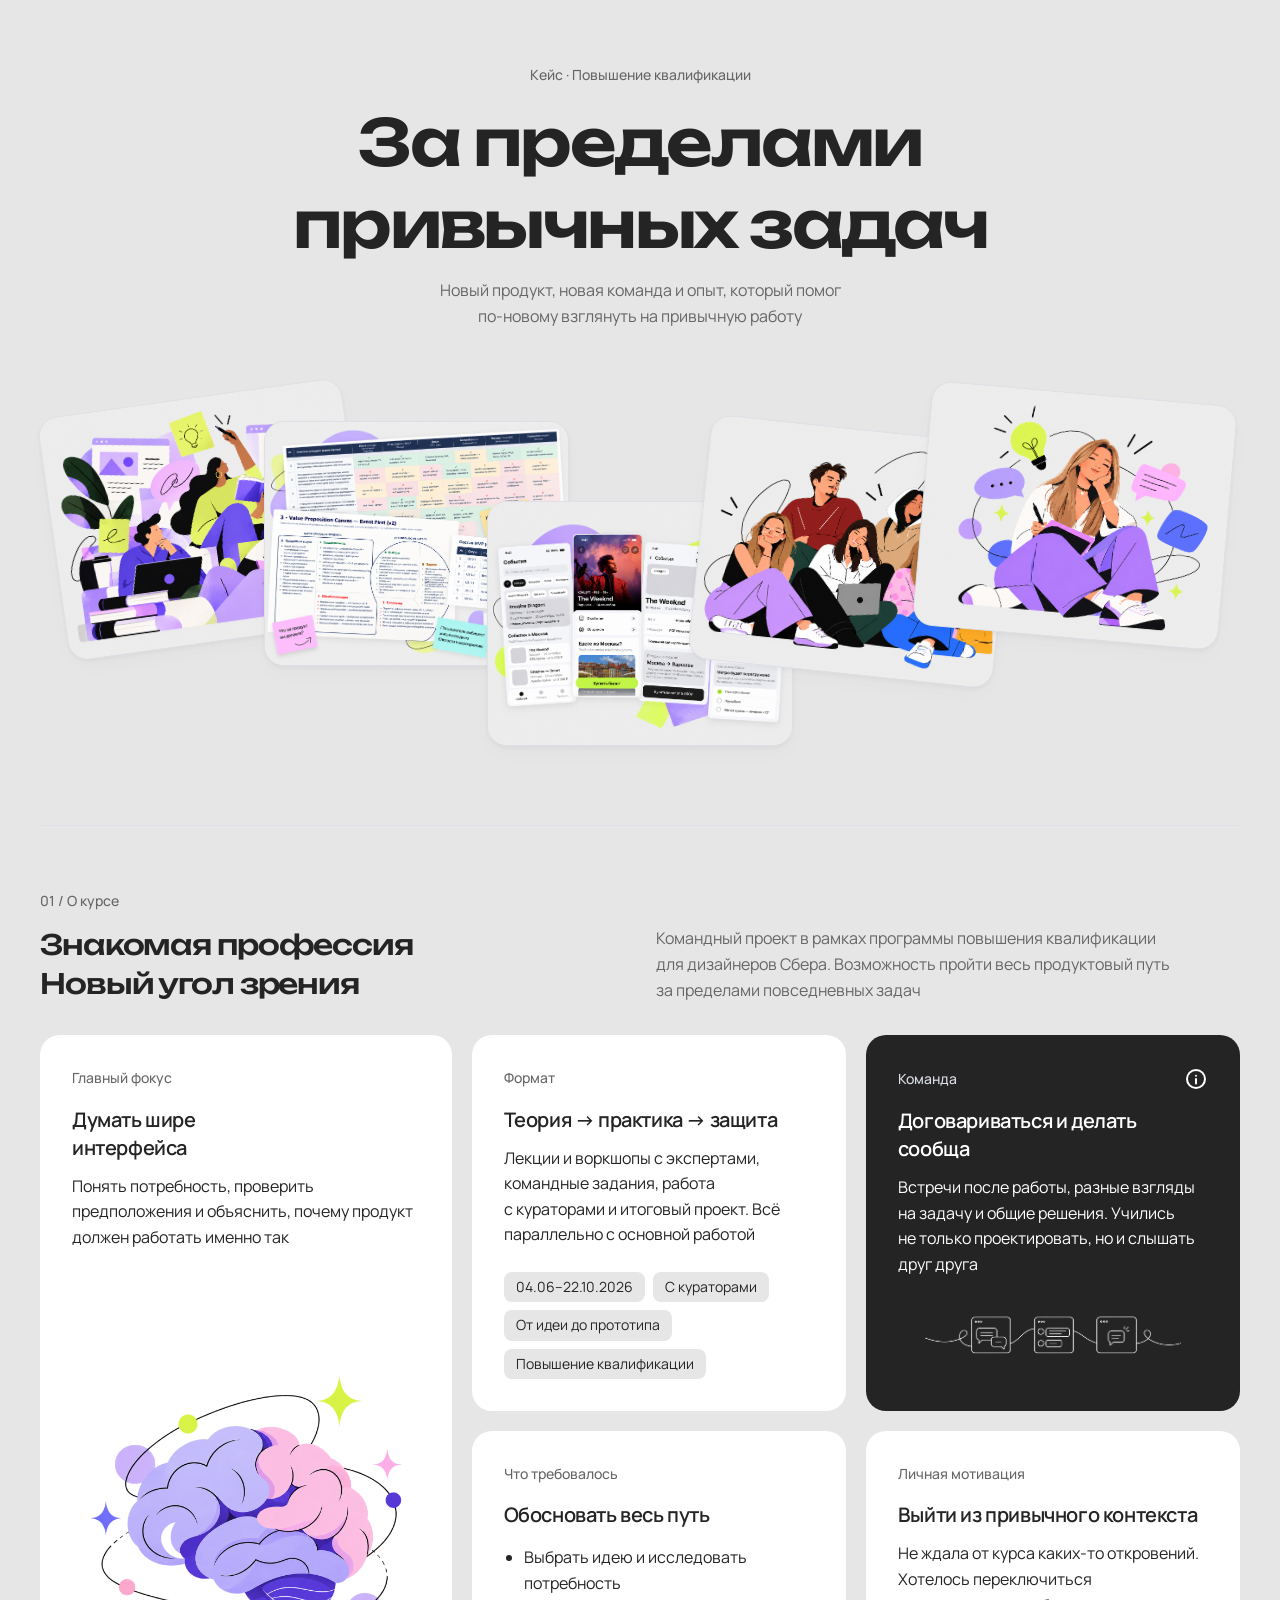
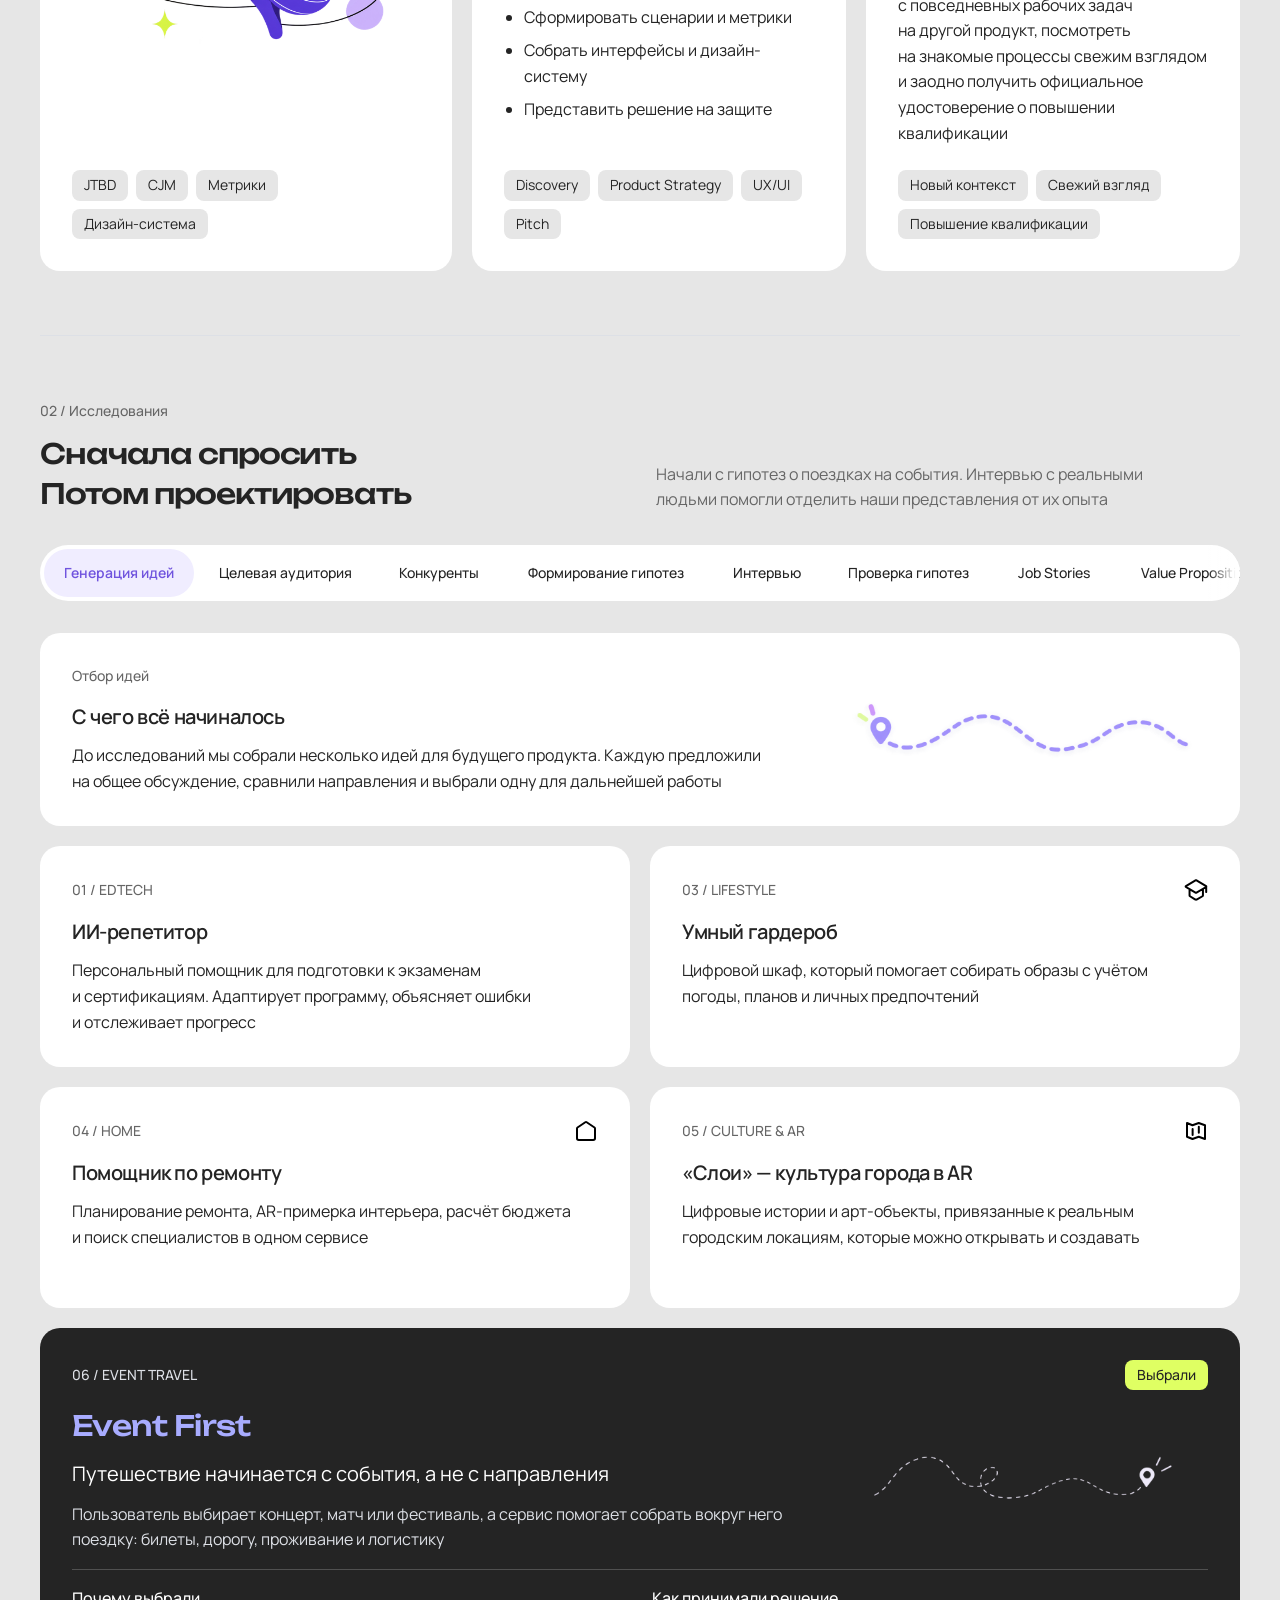
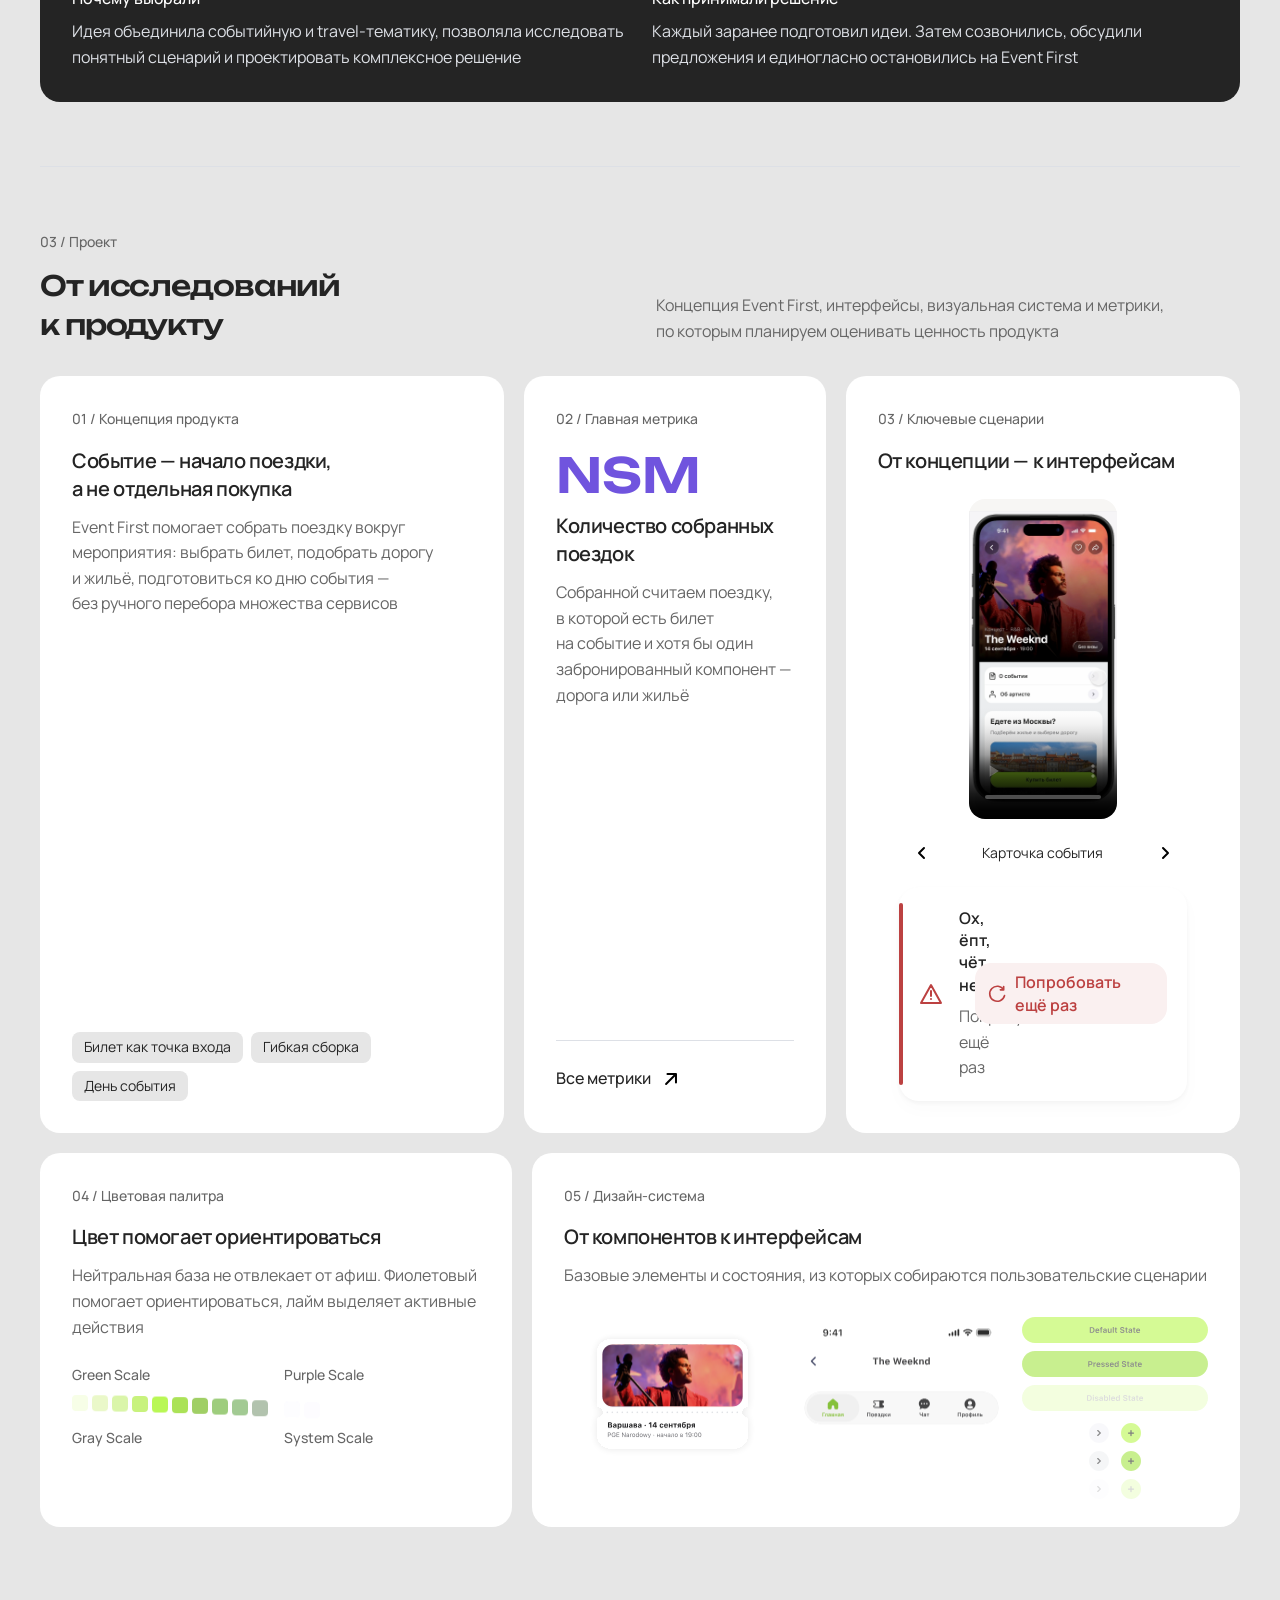
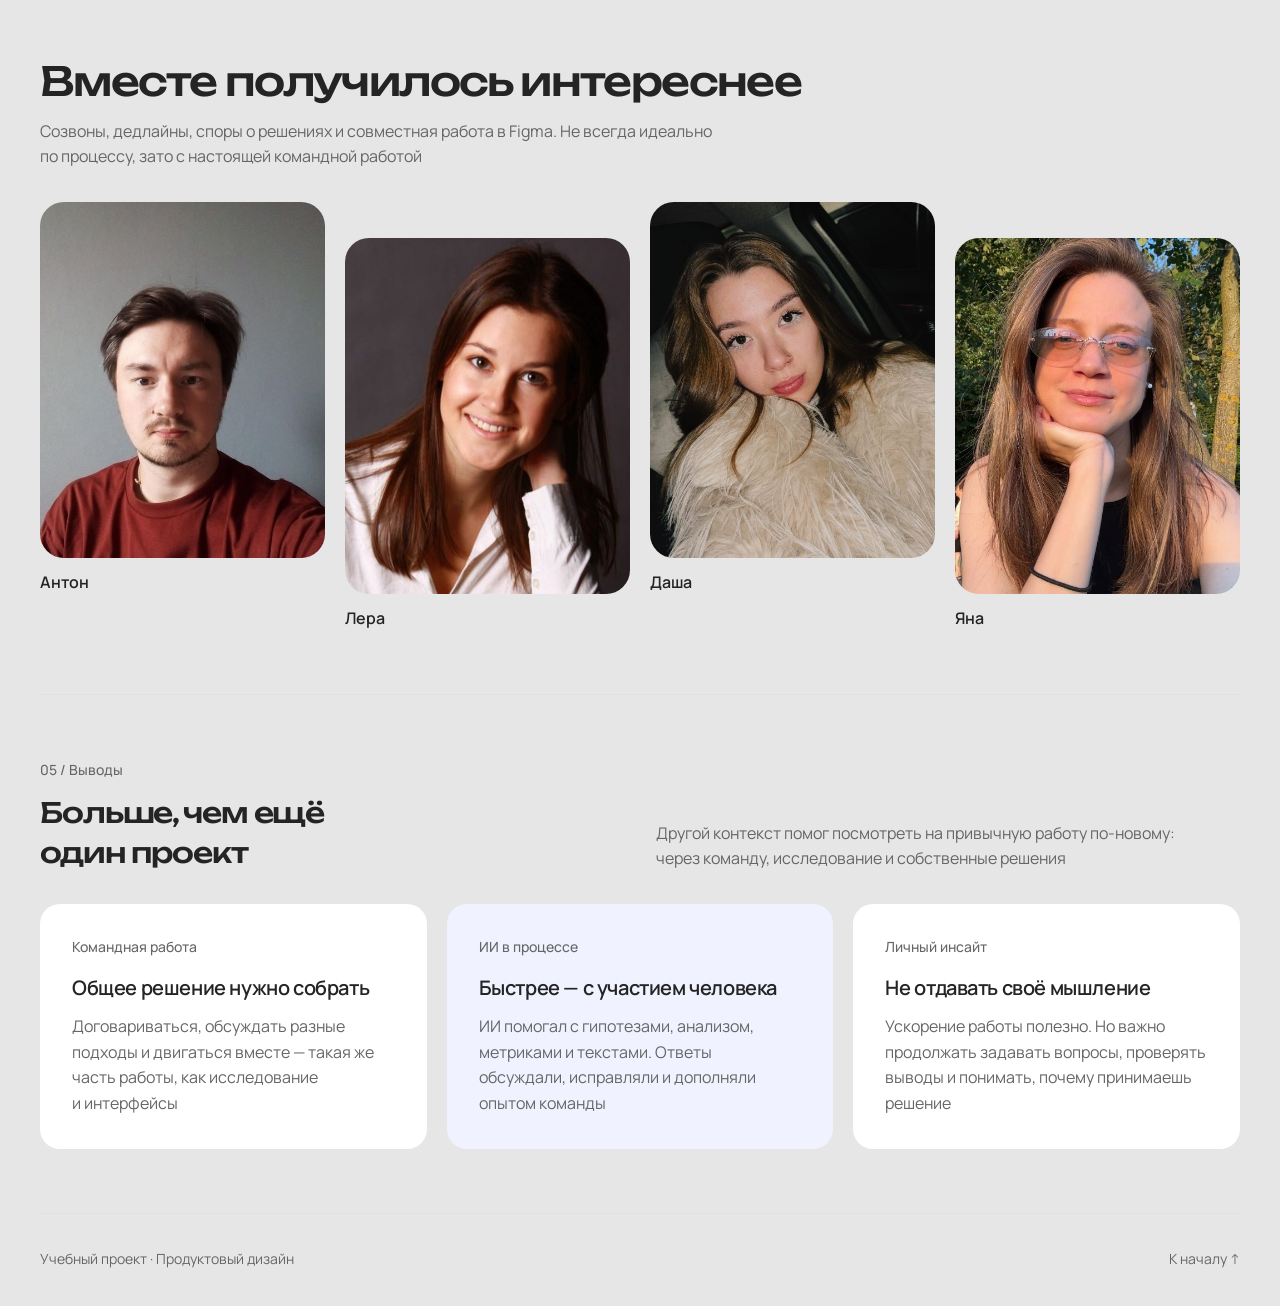
<file: index.html>
<!doctype html>
<html lang="ru">
  <head>
    <meta charset="utf-8">
    <meta name="viewport" content="width=device-width, initial-scale=1">
    <meta name="description" content="Командный учебный проект: от идеи и интервью до сервиса поездок на события. Исследования, интерфейсы и личные выводы.">
    <title>За пределами привычных задач — учебный проект</title>
    <link rel="stylesheet" href="css/styles.css">
    <link rel="stylesheet" href="css/errors.css">
    <link rel="stylesheet" href="css/project.css">
    <link rel="stylesheet" href="css/team.css">
    <link rel="stylesheet" href="css/course.css">
    <link rel="stylesheet" href="css/navigation.css">
    <link rel="stylesheet" href="css/sheets.css">
    <link rel="stylesheet" href="css/research-adaptive.css">
    <link rel="stylesheet" href="css/project-adaptive.css">
    <script src="js/typography.js" defer></script>
    <script src="js/errors.js" defer></script>
    <script src="js/script.js" defer></script>
    <script src="js/hypotheses-modal.js" defer></script>
    <script src="js/interview-guide.js" defer></script>
    <script src="js/validation-matrix.js" defer></script>
    <script src="js/job-stories.js" defer></script>
    <script src="js/value-proposition.js" defer></script>
    <script src="js/mvp.js" defer></script>
    <script src="js/tone-of-voice.js" defer></script>
    <script src="js/modal-dialog.js" defer></script>
    <script src="js/course.js" defer></script>
    <script src="js/project.js" defer></script>
    <script src="js/project-adaptive.js" defer></script>
    <script src="js/navigation.js" defer></script>
    <script src="js/research-adaptive.js" defer></script>
    <script src="js/sheets.js" defer></script>
    <script src="js/team.js" defer></script>
  </head>
  <body>
    <a class="skip-link" href="#main">Перейти к содержанию</a>
    <main id="main" tabindex="-1">
      <!-- 02. HERO — свободная композиция из четырёх карточек -->
      <section class="hero container" id="top" aria-labelledby="hero-title" tabindex="-1">
        <div class="hero__intro">
          <p class="eyebrow">Кейс · Повышение квалификации</p>
          <h1 id="hero-title">За пределами <br class="heading-break">привычных задач</h1>
          <p class="hero__subtitle">Новый продукт, новая команда и опыт, который помог<br class="desktop-break"> по-новому взглянуть на привычную работу</p>
        </div>
        <nav id="hero-cards" class="hero-cards" aria-label="Что внутри кейса"></nav>
        <noscript>
          <p>Разделы кейса: <a href="#course">О курсе</a>, <a href="#research">Исследования</a>, <a href="#project">Проект</a>, <a href="#team">Команда</a>, <a href="#insights">Выводы</a>. Карточки доступны при включённом JavaScript.</p>
        </noscript>
      </section>
      <!-- ШАБЛОН HERO — содержание берётся из heroCards в js/script.js -->
      <template id="hero-card-template">
        <a class="hero-card">
          <img class="hero-card__image" src="assets/images/placeholder.svg" alt="" width="640" height="480">
          <span class="hero-card__shade" aria-hidden="true"></span>
          <!-- Иконки сайта: локальные SVG из assets/icons/ -->
          <span class="hero-card__arrow" aria-hidden="true">
            <img src="assets/icons/arrow-up-right.svg" alt="" width="24" height="24">
          </span>
          <span class="hero-card__copy">
            <span class="hero-card__title"></span>
            <span class="hero-card__description"></span>
          </span>
        </a>
      </template>
      <!-- 03. О КУРСЕ — контекст, требования и командная работа -->
      <section class="case-section container" id="course" aria-labelledby="course-title" tabindex="-1">
        <div class="section-heading">
          <p class="eyebrow">01 / О курсе</p>
          <h2 id="course-title">Знакомая профессия. <br class="heading-break">Новый угол зрения</h2>
          <p>Командный проект в рамках программы повышения квалификации для дизайнеров Сбера. Возможность пройти весь продуктовый путь за пределами повседневных задач</p>
        </div>
        <div class="course-grid">
          <article class="tile tile--sage course-focus">
            <p class="eyebrow">Главный фокус</p>
            <h3>Думать шире интерфейса</h3>
            <p>Понять потребность, проверить предположения и объяснить, почему продукт должен работать именно так</p>
            <!-- Иллюстрация заполняет свободную область; скрыта до 1024 px включительно. -->
            <div class="course-focus__illustration" aria-hidden="true">
              <img src="assets/images/about-course-focus.png.png" width="1254" height="1254" alt="" loading="lazy">
            </div>
            <div class="tags" aria-label="Темы курса">
              <span>JTBD</span>
              <span>CJM</span>
              <span>Метрики</span>
              <span>Дизайн-система</span>
            </div>
          </article>
          <article class="tile course-format">
            <p class="eyebrow">Формат</p>
            <h3>Теория → практика → защита</h3>
            <p>Лекции и воркшопы с экспертами, командные задания, работа с кураторами и итоговый проект. Всё параллельно с основной работой</p>
            <div class="tags" aria-label="Формат обучения">
              <span>04.06–22.10.2026</span>
              <span>С кураторами</span>
              <span>От идеи до прототипа</span>
              <span>Повышение квалификации</span>
            </div>
          </article>
          <article class="tile tile--dark course-team">
            <div class="course-team__label">
              <p class="eyebrow">Команда</p>
              <button class="course-role-button" type="button" aria-label="Моя роль в командной работе" aria-expanded="false" aria-controls="course-role-popover">
                <img src="assets/icons/information-circle-contained.svg" alt="" width="24" height="24">
              </button>
            </div>
            <h3>Договариваться и делать сообща</h3>
            <p>Встречи после работы, разные взгляды на задачу и общие решения. Учились не&nbsp;только проектировать, но&nbsp;и&nbsp;слышать друг друга</p>
            <!-- Иллюстрация занимает только свободное место под текстом. -->
            <div class="course-team__illustration" aria-hidden="true">
              <img src="assets/images/about-course-team.png" width="2172" height="724" alt="" loading="lazy">
            </div>
            <!-- Компактное пояснение роли: закрытие снаружи, по Escape и кнопке. -->
            <div class="course-role-popover" id="course-role-popover" role="region" aria-labelledby="course-role-title" hidden>
              <h3 id="course-role-title">Формальная роль — методолог</h3>
              <p>На старте обучения мы распределили роли, но на практике работали совместно над всеми этапами: исследованиями, продуктовой логикой, интерфейсами и подготовкой защиты</p>
            </div>
          </article>
          <article class="tile course-requirements">
            <p class="eyebrow">Что требовалось</p>
            <h3>Обосновать весь путь</h3>
            <ul class="plain-list">
              <li>Выбрать идею и исследовать потребность</li>
              <li>Сформировать сценарии и метрики</li>
              <li>Собрать интерфейсы и дизайн-систему</li>
              <li>Представить решение на защите</li>
            </ul>
            <div class="tags" aria-label="Этапы работы над проектом">
              <span>Discovery</span>
              <span>Product Strategy</span>
              <span>UX/UI</span>
              <span>Pitch</span>
            </div>
          </article>
          <article class="tile course-motivation">
            <p class="eyebrow">Личная мотивация</p>
            <h3>Выйти из привычного контекста</h3>
            <p>Не ждала от курса каких-то откровений. Хотелось переключиться с повседневных рабочих задач на другой продукт, посмотреть на знакомые процессы свежим взглядом и заодно получить официальное удостоверение о повышении квалификации</p>
            <div class="tags" aria-label="Личная мотивация">
              <span>Новый контекст</span>
              <span>Свежий взгляд</span>
              <span>Повышение квалификации</span>
            </div>
          </article>
        </div>
        <!-- Краткое адаптивное введение; подробности — из исходной .course-grid. -->
        <div class="course-adaptive" hidden>
          <article class="tile tile--modal-action course-summary-card">
            <p class="eyebrow">Главное</p>
            <h3>От&nbsp;идеи до&nbsp;защиты продукта</h3>
            <p>Прошли полный продуктовый цикл: исследования, гипотезы, сценарии, интерфейсы и&nbsp;метрики. Работали в&nbsp;новой команде параллельно с&nbsp;основными задачами</p>
            <div class="tags" aria-label="Главное о курсе"><span>4&nbsp;модуля</span><span>Командный проект</span><span>Итоговая защита</span></div>
            <div class="modal-action-footer">
              <button class="modal-action-button course-details-open" type="button" aria-haspopup="dialog" aria-controls="course-details-modal">Подробнее <img src="assets/icons/arrow-up-right.svg" alt="" width="24" height="24"></button>
            </div>
          </article>
        </div>
      </section>
      <!-- 04. ИССЛЕДОВАНИЯ — изменение гипотез после интервью -->
      <section class="case-section container" id="research" data-typography="research" aria-labelledby="research-title" tabindex="-1">
        <div class="section-heading">
          <p class="eyebrow">02 / Исследования</p>
          <h2 id="research-title">Сначала спросить <br class="heading-break">Потом проектировать</h2>
          <p>Начали с&nbsp;гипотез о&nbsp;поездках на&nbsp;события. Интервью с&nbsp;реальными людьми помогли отделить наши представления от&nbsp;их опыта</p>
        </div>
        <!-- ТАБЫ ИССЛЕДОВАНИЯ: названия кнопок и содержимое панелей редактируются здесь. -->
        <div class="research-tabs">
          <div class="research-tabs__navigation">
            <div class="research-tabs__list" id="research-tablist" role="tablist" aria-label="Этапы исследования" aria-orientation="horizontal">
              <button class="research-tab" id="research-tab-ideas" type="button" role="tab" aria-selected="true" aria-controls="research-panel-ideas" tabindex="0" data-tab-label="Генерация идей">Генерация идей</button>
              <button class="research-tab" id="research-tab-audience" type="button" role="tab" aria-selected="false" aria-controls="research-panel-audience" tabindex="-1" data-tab-label="Целевая аудитория">Целевая аудитория</button>
              <button class="research-tab" id="research-tab-competitors" type="button" role="tab" aria-selected="false" aria-controls="research-panel-competitors" tabindex="-1" data-tab-label="Конкуренты">Конкуренты</button>
              <button class="research-tab" id="research-tab-hypotheses" type="button" role="tab" aria-selected="false" aria-controls="research-panel-hypotheses" tabindex="-1" data-tab-label="Формирование гипотез">Формирование гипотез</button>
              <button class="research-tab" id="research-tab-interviews" type="button" role="tab" aria-selected="false" aria-controls="research-panel-interviews" tabindex="-1" data-tab-label="Интервью">Интервью</button>
              <button class="research-tab" id="research-tab-validation" type="button" role="tab" aria-selected="false" aria-controls="research-panel-validation" tabindex="-1" data-tab-label="Проверка гипотез">Проверка гипотез</button>
              <button class="research-tab" id="research-tab-job-stories" type="button" role="tab" aria-selected="false" aria-controls="research-panel-job-stories" tabindex="-1" data-tab-label="Job Stories">Job Stories</button>
              <button class="research-tab" id="research-tab-value-proposition" type="button" role="tab" aria-selected="false" aria-controls="research-panel-value-proposition" tabindex="-1" data-tab-label="Value Proposition">Value Proposition</button>
              <button class="research-tab" id="research-tab-mvp" type="button" role="tab" aria-selected="false" aria-controls="research-panel-mvp" tabindex="-1" data-tab-label="MVP">MVP</button>
              <button class="research-tab" id="research-tab-tone-of-voice" type="button" role="tab" aria-selected="false" aria-controls="research-panel-tone-of-voice" tabindex="-1" data-tab-label="Tone of Voice">Tone of Voice</button>
            </div>
          </div>
          <div class="research-tabs__panels">
            <!-- ЭТАП 01: ГЕНЕРАЦИЯ ИДЕЙ. Все тексты и пути к иконкам — внутри карточек ниже. -->
            <section class="research-panel ideas-panel" id="research-panel-ideas" role="tabpanel" aria-labelledby="research-tab-ideas" tabindex="0">
              <div class="ideas-grid">
                <!-- ВВОДНЫЙ МОДУЛЬ. Точка A — начало пути. -->
                <article class="tile ideas-intro">
                  <div class="ideas-intro__copy">
                    <p class="eyebrow">Отбор идей</p>
                    <h3>С&nbsp;чего всё начиналось</h3>
                    <p>До&nbsp;исследований мы&nbsp;собрали несколько идей для&nbsp;будущего продукта. Каждую предложили на&nbsp;общее обсуждение, сравнили направления и&nbsp;выбрали одну для&nbsp;дальнейшей работы</p>
                  </div>
                  <div class="ideas-intro__visual" aria-hidden="true">
                    <img src="assets/images/research-point-a.png" width="2172" height="724" alt="" loading="lazy">
                  </div>
                </article>

                <!-- ИДЕЯ 01 / EDTECH. Иконка пока не указана. -->
                <article class="tile idea-card">
                  <div class="idea-card__top">
                    <p class="eyebrow">01 / EDTECH</p>
                    <span class="idea-card__icon" aria-hidden="true"><!-- Здесь будет иконка. --></span>
                  </div>
                  <h3>ИИ-репетитор</h3>
                  <p>Персональный помощник для&nbsp;подготовки к&nbsp;экзаменам и&nbsp;сертификациям. Адаптирует программу, объясняет ошибки и&nbsp;отслеживает прогресс</p>
                </article>

                <!-- ИДЕЯ 03 / LIFESTYLE -->
                <article class="tile idea-card">
                  <div class="idea-card__top">
                    <p class="eyebrow">03 / LIFESTYLE</p>
                    <img class="idea-card__icon" src="assets/icons/graduation-cap-02.svg" alt="" width="24" height="24" loading="lazy">
                  </div>
                  <h3>Умный гардероб</h3>
                  <p>Цифровой шкаф, который помогает собирать образы с&nbsp;учётом погоды, планов и&nbsp;личных предпочтений</p>
                </article>

                <!-- ИДЕЯ 04 / HOME -->
                <article class="tile idea-card">
                  <div class="idea-card__top">
                    <p class="eyebrow">04 / HOME</p>
                    <img class="idea-card__icon" src="assets/icons/home-03.svg" alt="" width="24" height="24" loading="lazy">
                  </div>
                  <h3>Помощник по&nbsp;ремонту</h3>
                  <p>Планирование ремонта, AR-примерка интерьера, расчёт бюджета и&nbsp;поиск специалистов в&nbsp;одном сервисе</p>
                </article>

                <!-- ИДЕЯ 05 / CULTURE & AR -->
                <article class="tile idea-card">
                  <div class="idea-card__top">
                    <p class="eyebrow">05 / CULTURE &amp; AR</p>
                    <img class="idea-card__icon" src="assets/icons/map-01.svg" alt="" width="24" height="24" loading="lazy">
                  </div>
                  <h3>«Слои»&nbsp;— культура города в&nbsp;AR</h3>
                  <p>Цифровые истории и&nbsp;арт-объекты, привязанные к&nbsp;реальным городским локациям, которые можно открывать и&nbsp;создавать</p>
                </article>

                <!-- ВЫБРАННАЯ ИДЕЯ 06 / EVENT TRAVEL -->
                <article class="tile tile--dark idea-selected">
                  <div class="idea-selected__top">
                    <p class="eyebrow">06 / EVENT TRAVEL</p>
                    <span class="idea-selected__badge">
                      <!-- SVG галочки добавим, когда будет указан файл из assets/icons. -->
                      Выбрали
                    </span>
                  </div>
                  <!-- Точка B — выбранное направление; нижние блоки остаются отдельно. -->
                  <div class="idea-selected__body">
                    <div class="idea-selected__copy">
                      <h3 class="idea-selected__title">Event First</h3>
                      <p class="idea-selected__subtitle">Путешествие начинается с&nbsp;события, а&nbsp;не&nbsp;с направления</p>
                      <p class="idea-selected__description">Пользователь выбирает концерт, матч или&nbsp;фестиваль, а&nbsp;сервис помогает собрать вокруг него поездку: билеты, дорогу, проживание и&nbsp;логистику</p>
                    </div>
                    <div class="idea-selected__visual" aria-hidden="true">
                      <img src="assets/images/research-point-b.png" width="1942" height="809" alt="" loading="lazy">
                    </div>
                  </div>
                  <div class="idea-selected__reasons">
                    <div>
                      <h4>Почему выбрали</h4>
                      <p>Идея объединила событийную и&nbsp;travel-тематику, позволяла исследовать понятный сценарий и&nbsp;проектировать комплексное решение</p>
                    </div>
                    <div>
                      <h4>Как&nbsp;принимали решение</h4>
                      <p>Каждый заранее подготовил идеи. Затем созвонились, обсудили предложения и&nbsp;единогласно остановились на&nbsp;Event First</p>
                    </div>
                  </div>
                </article>
              </div>
            </section>
            <!-- ЭТАП 02: ЦЕЛЕВАЯ АУДИТОРИЯ. Три вводных модуля и итоговый ряд 60/40. -->
            <section class="research-panel audience-panel audience-panel--three-across" id="research-panel-audience" role="tabpanel" aria-labelledby="research-tab-audience" tabindex="0" hidden>
              <div class="audience-grid">
                <!-- РЯД 01. Аудитория: текст слева, место для иллюстрации справа. -->
                <article class="tile audience-intro audience-wide">
                  <div>
                    <p class="eyebrow">01 / Аудитория</p>
                    <h3>Событие как&nbsp;повод для&nbsp;поездки</h3>
                    <p>Люди, которые готовы отправиться в&nbsp;другой город ради концерта, фестиваля, спортивного матча или&nbsp;другого значимого события</p>
                  </div>
                  <div class="audience-intro__visual" aria-hidden="true">
                    <!-- Место для будущей иллюстрации. -->
                  </div>
                </article>

                <!-- РЯД 02. Два равных модуля: сегмент и триггер. -->
                <article class="tile audience-segment">
                  <p class="eyebrow">Основной сегмент&nbsp;— гипотеза</p>
                  <h3>18–35&nbsp;лет</h3>
                  <p>Жители России, которые рассматривают события как&nbsp;повод путешествовать</p>
                </article>
                <article class="tile audience-trigger">
                  <p class="eyebrow">Ключевой триггер</p>
                  <h3>Концерт, матч, фестиваль</h3>
                  <p>Сначала возникает желание посетить событие, затем необходимость организовать поездку</p>
                </article>

                <!-- ИТОГОВЫЙ РЯД. Потребности и сложности (60%) + продуктовая гипотеза (40%). -->
                <article class="tile audience-needs audience-wide">
                  <p class="eyebrow">02 / Потребности и&nbsp;сложности</p>
                  <div class="audience-needs__columns">
                    <div>
                      <h3>Что&nbsp;важно</h3>
                      <p>Удобные даты, понятная стоимость, подходящее жильё и&nbsp;возможность самостоятельно выбирать компоненты поездки</p>
                    </div>
                    <div>
                      <h3>Что&nbsp;мешает</h3>
                      <p>Информация разбросана по&nbsp;сервисам, сложно сопоставлять варианты и&nbsp;удерживать общий план поездки</p>
                    </div>
                  </div>
                </article>

                <!-- Продуктовая гипотеза — тёмный модуль справа в итоговом ряду. -->
                <article class="tile tile--dark audience-hypothesis audience-wide">
                  <p class="eyebrow">03 / Продуктовая гипотеза</p>
                  <h3>Не&nbsp;выбирать между готовым пакетом и&nbsp;ручной сборкой</h3>
                  <p>Дать пользователю отправную точку&nbsp;— событие&nbsp;— и&nbsp;возможность гибко собрать поездку под&nbsp;свои условия</p>
                </article>
              </div>
            </section>
            <!-- ЭТАП 03: КОНКУРЕНТЫ. Контекст рынка и единая таблица альтернатив. -->
            <section class="research-panel competitors-panel" id="research-panel-competitors" role="tabpanel" aria-labelledby="research-tab-competitors" tabindex="0" hidden>
              <div class="competitors-modules">
                <!-- 01. КОНТЕКСТ РЫНКА -->
                <article class="tile competitors-context">
                  <p class="eyebrow">01 / Контекст рынка</p>
                  <h3>Рынок закрывает части. Но&nbsp;не&nbsp;весь сценарий</h3>
                  <p>Пользователь может отдельно найти событие, купить билет, забронировать дорогу и&nbsp;жильё. Мы&nbsp;изучили существующие альтернативы и&nbsp;посмотрели, насколько они помогают организовать поездку вокруг конкретного события</p>
                </article>
                <!-- 02. СРАВНЕНИЕ АЛЬТЕРНАТИВ. Каждая строка редактируется в tbody. -->
                <article class="tile competitors-comparison">
                  <p class="eyebrow">02 / Сравнение альтернатив</p>
                  <h3 id="competitors-comparison-title">Что&nbsp;предлагают существующие решения</h3>
                  <table class="competitors-table" role="table" aria-labelledby="competitors-comparison-title">
                    <thead role="rowgroup">
                      <tr role="row">
                        <th scope="col" role="columnheader">Категория и&nbsp;сервисы</th>
                        <th scope="col" role="columnheader">Что&nbsp;предлагают</th>
                        <th scope="col" role="columnheader">Ограничения</th>
                      </tr>
                    </thead>
                    <tbody role="rowgroup">
                      <tr role="row">
                        <th scope="row" role="rowheader">
                          <span class="competitors-table__category">Билетные агрегаторы</span>
                          <span class="competitors-table__examples">Яндекс Афиша, Kassir</span>
                        </th>
                        <td role="cell">Продажа билетов на&nbsp;события</td>
                        <td role="cell">
                          <div class="competitors-table__limitation">
                            <span class="competitors-table__cross" aria-hidden="true">
                              <svg width="16" height="16" viewBox="0 0 24 24" fill="none" focusable="false">
                                <path d="M7 7L17 17M17 7L7 17" stroke="currentColor" stroke-width="2" stroke-linecap="round"></path>
                              </svg>
                            </span>
                            <span>Не&nbsp;планируют дорогу и&nbsp;жильё</span>
                          </div>
                        </td>
                      </tr>
                      <tr role="row">
                        <th scope="row" role="rowheader">
                          <span class="competitors-table__category">Тревел-агрегаторы</span>
                          <span class="competitors-table__examples">Aviasales, Островок, Суточно</span>
                        </th>
                        <td role="cell">Поиск дороги и&nbsp;жилья</td>
                        <td role="cell">
                          <div class="competitors-table__limitation">
                            <span class="competitors-table__cross" aria-hidden="true">
                              <svg width="16" height="16" viewBox="0 0 24 24" fill="none" focusable="false">
                                <path d="M7 7L17 17M17 7L7 17" stroke="currentColor" stroke-width="2" stroke-linecap="round"></path>
                              </svg>
                            </span>
                            <span>Не&nbsp;привязаны к&nbsp;конкретному событию</span>
                          </div>
                        </td>
                      </tr>
                      <tr role="row">
                        <th scope="row" role="rowheader">
                          <span class="competitors-table__category">Готовые event-туры</span>
                          <span class="competitors-table__examples">vibee, on location</span>
                        </th>
                        <td role="cell">Готовые пакеты на&nbsp;популярные события</td>
                        <td role="cell">
                          <div class="competitors-table__limitation">
                            <span class="competitors-table__cross" aria-hidden="true">
                              <svg width="16" height="16" viewBox="0 0 24 24" fill="none" focusable="false">
                                <path d="M7 7L17 17M17 7L7 17" stroke="currentColor" stroke-width="2" stroke-linecap="round"></path>
                              </svg>
                            </span>
                            <span>Высокая цена и&nbsp;ограниченный выбор</span>
                          </div>
                        </td>
                      </tr>
                      <tr role="row">
                        <th scope="row" role="rowheader">
                          <span class="competitors-table__category">Друзья и&nbsp;сообщества</span>
                          <span class="competitors-table__examples">Telegram, Discord</span>
                        </th>
                        <td role="cell">Советы, опыт, совместные поездки</td>
                        <td role="cell">
                          <div class="competitors-table__limitation">
                            <span class="competitors-table__cross" aria-hidden="true">
                              <svg width="16" height="16" viewBox="0 0 24 24" fill="none" focusable="false">
                                <path d="M7 7L17 17M17 7L7 17" stroke="currentColor" stroke-width="2" stroke-linecap="round"></path>
                              </svg>
                            </span>
                            <span>Нет единого процесса организации</span>
                          </div>
                        </td>
                      </tr>
                      <tr role="row">
                        <th scope="row" role="rowheader">
                          <span class="competitors-table__category">ИИ-планировщики</span>
                          <span class="competitors-table__examples">GPT, Layla</span>
                        </th>
                        <td role="cell">Маршруты и&nbsp;рекомендации</td>
                        <td role="cell">
                          <div class="competitors-table__limitation">
                            <span class="competitors-table__cross" aria-hidden="true">
                              <svg width="16" height="16" viewBox="0 0 24 24" fill="none" focusable="false">
                                <path d="M7 7L17 17M17 7L7 17" stroke="currentColor" stroke-width="2" stroke-linecap="round"></path>
                              </svg>
                            </span>
                            <span>Не&nbsp;специализируются на&nbsp;event-поездках</span>
                          </div>
                        </td>
                      </tr>
                    </tbody>
                  </table>
                </article>
              </div>
            </section>
            <!-- ЭТАП 04: ФОРМИРОВАНИЕ ГИПОТЕЗ. Тексты и направления редактируются здесь. -->
            <section class="research-panel hypotheses-panel" id="research-panel-hypotheses" role="tabpanel" aria-labelledby="research-tab-hypotheses" tabindex="0" hidden>
              <div class="hypotheses-modules">
                <!-- 01. ПОДХОД: текст слева, место для будущей иллюстрации справа. -->
                <article class="tile hypotheses-approach">
                  <div>
                    <p class="eyebrow">01 / Подход</p>
                    <h3>От&nbsp;предположений&nbsp;— к&nbsp;вопросам</h3>
                    <p>До&nbsp;интервью мы&nbsp;сформулировали гипотезы о&nbsp;том, как&nbsp;люди организуют поездки на&nbsp;события: от&nbsp;выбора мероприятия до&nbsp;возвращения домой. Хотели проверить реальные привычки, сложности и&nbsp;потребности пользователей</p>
                  </div>
                  <div class="hypotheses-approach__visual" aria-hidden="true">
                    <!-- Здесь будет иллюстрация. Пока оставляем свободное пространство. -->
                  </div>
                </article>

                <!-- НАПРАВЛЕНИЯ И ПОДГОТОВКА: 60/40 на desktop, вертикально на узких экранах. -->
                <div class="hypotheses-summary-row">
                  <!-- 02. НАПРАВЛЕНИЯ: один модуль, пять пунктов без отдельных подложек. -->
                  <article class="tile hypotheses-directions tile--modal-action">
                    <div class="hypotheses-directions__header">
                      <p class="eyebrow">02 / Направления исследования</p>
                      <div class="tags hypotheses-directions__count"><span data-hypotheses-total>27&nbsp;гипотез</span></div>
                    </div>
                    <ul class="hypotheses-directions__list">
                      <li>
                        <h4>Пользовательский путь</h4>
                        <p>Как&nbsp;находят события, принимают решение и&nbsp;готовятся к&nbsp;поездке</p>
                      </li>
                      <li>
                        <h4>Инструменты</h4>
                        <p>Какими сервисами пользуются и&nbsp;где хранят информацию</p>
                      </li>
                      <li>
                        <h4>Бюджет и&nbsp;выбор</h4>
                        <p>Как&nbsp;оценивают расходы и&nbsp;балансируют цену с&nbsp;удобством</p>
                      </li>
                      <li>
                        <h4>Сложности и&nbsp;риски</h4>
                        <p>Что&nbsp;происходит при&nbsp;отменах, переносах и&nbsp;изменениях планов</p>
                      </li>
                      <li>
                        <h4>Совместные поездки</h4>
                        <p>Как&nbsp;договариваются, координируются и&nbsp;делят расходы</p>
                      </li>
                    </ul>
                    <div class="hypotheses-directions__footer modal-action-footer">
                      <button class="hypotheses-open modal-action-button" type="button" aria-haspopup="dialog" aria-controls="hypotheses-modal">Открыть все гипотезы <img src="assets/icons/arrow-up-right.svg" alt="" width="24" height="24"></button>
                    </div>
                  </article>

                  <!-- 03. ПОДГОТОВКА К ИНТЕРВЬЮ -->
                  <article class="tile tile--dark hypotheses-interview">
                    <p class="eyebrow">03 / Подготовка к&nbsp;интервью</p>
                    <h3>Превратили гипотезы в&nbsp;исследовательские вопросы</h3>
                    <p>Вместо прямых вопросов о&nbsp;желаемых функциях мы&nbsp;просили людей вспомнить конкретную поездку: как&nbsp;они её&nbsp;планировали, на&nbsp;что&nbsp;тратили время, какие решения принимали и&nbsp;что&nbsp;пошло не&nbsp;так</p>
                    <div class="tags hypotheses-interview__tags" aria-label="Этапы интервью">
                      <span>До&nbsp;поездки</span>
                      <span>Во&nbsp;время события</span>
                      <span>После поездки</span>
                      <span>Нестандартные ситуации</span>
                    </div>
                  </article>
                </div>
              </div>
            </section>
            <!-- ЭТАП 05: ИНТЕРВЬЮ. Тексты модулей и истории редактируются здесь. -->
            <section class="research-panel interviews-panel" id="research-panel-interviews" role="tabpanel" aria-labelledby="research-tab-interviews" tabindex="0" hidden>
              <div class="interviews-modules">
                <!-- 01–02. ПОДХОД И СЦЕНАРИЙ: 40/60 на desktop, без общей подложки. -->
                <div class="interviews-intro-row">
                  <article class="tile interviews-approach">
                    <p class="eyebrow">01 / Подход</p>
                    <h3>Узнать, как&nbsp;было. Не&nbsp;гадать, как&nbsp;могло быть</h3>
                    <p>Разбирали реальные поездки: что&nbsp;люди делали, какие решения принимали и&nbsp;с&nbsp;какими трудностями сталкивались</p>
                    <div class="tags">
                      <span>Глубинные интервью</span>
                      <span>≈&nbsp;50&nbsp;минут</span>
                      <span>Реальный опыт</span>
                    </div>
                  </article>
                  <article class="tile interviews-scenario tile--modal-action">
                    <p class="eyebrow">02 / Сценарий интервью</p>
                    <h3>От&nbsp;интереса к&nbsp;событию до&nbsp;возвращения домой</h3>
                    <ul class="interviews-scenario__groups">
                      <li>
                        <h4>Начало поездки</h4>
                        <p>Выбор события и&nbsp;первые действия</p>
                      </li>
                      <li>
                        <h4>Подготовка</h4>
                        <p>Сервисы, жильё, деньги и&nbsp;компания</p>
                      </li>
                      <li>
                        <h4>День события</h4>
                        <p>Дорога, площадка и&nbsp;непредвиденные ситуации</p>
                      </li>
                      <li>
                        <h4>Рефлексия</h4>
                        <p>Что&nbsp;получилось и&nbsp;что&nbsp;пошло не&nbsp;так</p>
                      </li>
                    </ul>
                    <div class="interviews-guide-link modal-action-footer">
                      <button class="interview-guide-open modal-action-button" type="button" aria-haspopup="dialog" aria-controls="interview-guide-modal">
                        Открыть интервью-гайд
                        <img src="assets/icons/arrow-up-right.svg" alt="" width="24" height="24">
                      </button>
                    </div>
                  </article>
                </div>
                <!-- 03. ИСТОРИИ: пересказы, без оформления как дословных цитат. -->
                <article class="tile">
                  <p class="eyebrow">03 / Истории пользователей</p>
                  <h3>Билет купить легко. Всё остальное собирают вручную</h3>
                  <p>Три реальные истории из&nbsp;наших интервью</p>
                  <div class="interviews-stories">
                    <article class="interviews-story">
                      <!-- Уберите hidden и укажите src, когда изображение будет готово. -->
                      <figure class="interviews-story__image" hidden><img alt="" width="800" height="600"></figure>
                      <div class="interviews-story__body">
                        <h4>Даша</h4><p class="interviews-story__event">UFC, Баку</p>
                        <p>Заплатила 15&nbsp;000&nbsp;₽ за&nbsp;билеты номиналом 3&nbsp;000&nbsp;₽. Разницу оформили как&nbsp;невозвратный сбор</p>
                        <p class="interviews-story__problem">Проблема: Непрозрачная стоимость</p>
                      </div>
                    </article>
                    <article class="interviews-story">
                      <figure class="interviews-story__image" hidden><img alt="" width="800" height="600"></figure>
                      <div class="interviews-story__body">
                        <h4>Илья</h4><p class="interviews-story__event">Концерт, Тбилиси</p>
                        <p>После концерта не&nbsp;смог вызвать такси. Пришлось возвращаться домой пешком к&nbsp;пяти утра</p>
                        <p class="interviews-story__problem">Проблема: Логистика дня события</p>
                      </div>
                    </article>
                    <article class="interviews-story">
                      <figure class="interviews-story__image" hidden><img alt="" width="800" height="600"></figure>
                      <div class="interviews-story__body">
                        <h4>Марина</h4><p class="interviews-story__event">Фестиваль</p>
                        <p>Потратила около 10&nbsp;часов на&nbsp;поиск жилья рядом с&nbsp;площадкой. Столкнулась с&nbsp;ограниченным выбором и&nbsp;завышенными ценами</p>
                        <p class="interviews-story__problem">Проблема: Поиск жилья</p>
                      </div>
                    </article>
                  </div>
                </article>
                <!-- 04–05. ФИНАЛЬНЫЙ РЯД: на широком экране модули занимают 60/40. -->
                <div class="interviews-final-row">
                  <!-- 04. НАБЛЮДЕНИЯ: три короткие карточки без нумерации. -->
                  <article class="tile interviews-observations-module">
                    <p class="eyebrow">04 / Наблюдения</p>
                    <h3>Проблемы на&nbsp;разных этапах поездки</h3>
                    <ul class="interviews-observations">
                      <li>
                        <h4>Информация разбросана</h4>
                        <p>Билеты, адреса и&nbsp;расписания хранятся в&nbsp;разных сервисах</p>
                      </li>
                      <li>
                        <h4>Цена и&nbsp;удобство</h4>
                        <p>При&nbsp;выборе жилья и&nbsp;транспорта приходится искать компромисс</p>
                      </li>
                      <li>
                        <h4>Логистика события</h4>
                        <p>Дорогу до&nbsp;площадки и&nbsp;обратно не&nbsp;всегда продумывают заранее</p>
                      </li>
                    </ul>
                  </article>
                  <!-- 05. СЛЕДУЮЩИЙ ЭТАП: существующий обработчик переключает таб и прокрутку. -->
                  <article class="tile tile--dark interviews-next">
                    <p class="eyebrow">05 / Следующий этап</p>
                    <h3>От&nbsp;историй&nbsp;— к&nbsp;проверке гипотез</h3>
                    <p>После интервью мы&nbsp;сопоставили реальные ответы с&nbsp;нашими предположениями: что&nbsp;подтвердилось, что&nbsp;не&nbsp;подтвердилось и&nbsp;какие новые наблюдения появились</p>
                  </article>
                </div>
              </div>
            </section>
            <!-- ЭТАП 06: ПРОВЕРКА ГИПОТЕЗ. Четыре внешних модуля общего каскада. -->
            <section class="research-panel validation-panel" id="research-panel-validation" role="tabpanel" aria-labelledby="research-tab-validation" tabindex="0" hidden>
              <div class="validation-modules">
                <!-- 01–02. ПРОЦЕСС И РЕЗУЛЬТАТ: 40/60 на desktop. -->
                <div class="validation-summary-row">
                  <!-- 01. ПРОЦЕСС ВАЛИДАЦИИ -->
                  <article class="tile">
                    <p class="eyebrow">01 / Процесс валидации</p>
                    <h3>От&nbsp;отдельных интервью&nbsp;— к&nbsp;общей картине</h3>
                    <p>Каждый участник команды проанализировал своё интервью и&nbsp;сопоставил ответы с&nbsp;гипотезами. Затем мы&nbsp;собрали общую матрицу, созвонились и&nbsp;вместе обсудили результаты</p>
                    <ul class="validation-process">
                      <li><h4>Личный анализ</h4><p>Разобрали ответы респондентов</p></li>
                      <li><h4>Общая матрица</h4><p>Сопоставили ответы с&nbsp;гипотезами</p></li>
                      <li><h4>Командный разбор</h4><p>Обсудили расхождения и&nbsp;выводы</p></li>
                    </ul>
                  </article>
                  <!-- 02. РЕЗУЛЬТАТ: итог команды — 6 подтверждено, 12 частично, 9 не подтверждено. -->
                  <article class="tile tile--modal-action">
                    <p class="eyebrow">02 / Результат проверки</p>
                    <h3>Не&nbsp;все предположения подтвердились</h3>
                    <p class="validation-result"><strong>6&nbsp;из&nbsp;27</strong><span>подтвердились</span></p>
                    <p>Часть предположений подтвердилась, часть&nbsp;— лишь частично. Девять гипотез не&nbsp;получили подтверждения. Это помогло пересмотреть приоритеты и&nbsp;не&nbsp;переносить в&nbsp;продукт функции только потому, что&nbsp;они казались полезными</p>
                    <ul class="validation-legend">
                      <li>
                        <span class="validation-status validation-status--confirmed">
                          <!-- check-contained.svg -->
                          <svg class="validation-legend__icon" width="20" height="20" viewBox="0 0 24 24" fill="none" aria-hidden="true" focusable="false">
                            <path d="M15.142 9.983L10.875 14.25L9.4205 12.7955M12 3C7.02944 3 3 7.02944 3 12C3 16.9706 7.02944 21 12 21C16.9706 21 21 16.9706 21 12C21 7.02944 16.9706 3 12 3Z" stroke-width="2" stroke-linecap="round" stroke-linejoin="round" stroke="currentColor"/>
                          </svg>
                          Подтверждено
                        </span>
                        <span>наблюдение совпало с&nbsp;гипотезой</span>
                      </li>
                      <li>
                        <span class="validation-status validation-status--partial">
                          <!-- cancel-left.svg -->
                          <svg class="validation-legend__icon" width="20" height="20" viewBox="0 0 24 24" fill="none" aria-hidden="true" focusable="false">
                            <g opacity="0.9">
                              <path d="M15.375 15.375L8.625 8.625M21 12C21 16.9706 16.9706 21 12 21C7.02944 21 3 16.9706 3 12C3 7.02944 7.02944 3 12 3C16.9706 3 21 7.02944 21 12Z" stroke-width="2" stroke-linecap="round" stroke="currentColor"/>
                            </g>
                          </svg>
                          Частично
                        </span>
                        <span>опыт респондентов оказался неоднозначным</span>
                      </li>
                      <li>
                        <span class="validation-status validation-status--unconfirmed">
                          <!-- x-circle-contained.svg -->
                          <svg class="validation-legend__icon" width="20" height="20" viewBox="0 0 24 24" fill="none" aria-hidden="true" focusable="false">
                            <path d="M15.8891 9.52513C16.2796 9.1346 16.2796 8.50144 15.8891 8.11091C15.4986 7.72039 14.8654 7.72039 14.4749 8.11091L15.182 8.81802L15.8891 9.52513ZM8.11091 14.4749C7.72039 14.8654 7.72039 15.4986 8.11091 15.8891C8.50144 16.2796 9.1346 16.2796 9.52513 15.8891L8.81802 15.182L8.11091 14.4749ZM14.4749 15.8891C14.8654 16.2796 15.4986 16.2796 15.8891 15.8891C16.2796 15.4986 16.2796 14.8654 15.8891 14.4749L15.182 15.182L14.4749 15.8891ZM9.52513 8.11091C9.1346 7.72039 8.50144 7.72039 8.11091 8.11091C7.72039 8.50144 7.72039 9.1346 8.11091 9.52513L8.81802 8.81802L9.52513 8.11091ZM21 12H20C20 16.4183 16.4183 20 12 20V21V22C17.5228 22 22 17.5228 22 12H21ZM12 21V20C7.58172 20 4 16.4183 4 12H3H2C2 17.5228 6.47715 22 12 22V21ZM3 12H4C4 7.58172 7.58172 4 12 4V3V2C6.47715 2 2 6.47715 2 12H3ZM12 3V4C16.4183 4 20 7.58172 20 12H21H22C22 6.47715 17.5228 2 12 2V3ZM15.182 8.81802L14.4749 8.11091L11.2929 11.2929L12 12L12.7071 12.7071L15.8891 9.52513L15.182 8.81802ZM12 12L11.2929 11.2929L8.11091 14.4749L8.81802 15.182L9.52513 15.8891L12.7071 12.7071L12 12ZM15.182 15.182L15.8891 14.4749L12.7071 11.2929L12 12L11.2929 12.7071L14.4749 15.8891L15.182 15.182ZM12 12L12.7071 11.2929L9.52513 8.11091L8.81802 8.81802L8.11091 9.52513L11.2929 12.7071L12 12Z" fill="currentColor"/>
                          </svg>
                          Не&nbsp;подтверждено
                        </span>
                        <span>интервью не&nbsp;поддержали предположение</span>
                      </li>
                    </ul>
                    <div class="validation-matrix-link modal-action-footer">
                      <button class="validation-matrix-open modal-action-button" type="button" aria-haspopup="dialog" aria-controls="validation-matrix-modal">Посмотреть матрицу валидации <img src="assets/icons/arrow-up-right.svg" alt="" width="24" height="24"></button>
                    </div>
                  </article>
                </div>
                <!-- 03–04. ИНСАЙТЫ И ВЫВОД: 60/40 на desktop. -->
                <div class="validation-conclusion-row">
                  <!-- 03. КЛЮЧЕВЫЕ ИНСАЙТЫ: четыре внутренние карточки без отдельной анимации. -->
                  <article class="tile">
                    <p class="eyebrow">03 / Ключевые инсайты</p>
                    <h3>Что&nbsp;показали интервью</h3>
                    <div class="validation-insights">
                      <article><h4>Билет&nbsp;— точка входа</h4><p>Покупка билета запускает подготовку поездки. Остальные компоненты пользователь собирает вокруг события</p></article>
                      <article><h4>5–8 инструментов на&nbsp;поездку</h4><p>Билеты, транспорт, жильё, чаты и&nbsp;карты распределены между разными сервисами</p></article>
                      <article><h4>Логистика дня события</h4><p>Как&nbsp;добраться, попасть на&nbsp;площадку и&nbsp;вернуться обратно&nbsp;— одна из&nbsp;наиболее заметных сложностей</p></article>
                      <article><h4>Баланс цены и&nbsp;удобства</h4><p>Пользователям важнее подобрать комфортный вариант без&nbsp;переплаты, чем&nbsp;вести подробный бюджет</p></article>
                    </div>
                  </article>
                  <!-- 04. ОБЩИЙ ВЫВОД -->
                  <article class="tile tile--dark validation-conclusion">
                    <p class="eyebrow">04 / От&nbsp;данных к&nbsp;решениям</p>
                    <h3>Исследование помогло не&nbsp;только подтвердить предположения, но&nbsp;и&nbsp;отказаться от&nbsp;лишнего</h3>
                    <p>Мы&nbsp;пересмотрели первоначальные идеи, уточнили приоритеты и&nbsp;определили, какие пользовательские задачи действительно стоит решать. Эти выводы стали основой дальнейшего проектирования</p>
                  </article>
                </div>
              </div>
            </section>
            <!-- ЭТАП 07: JOB STORIES. Три внешних модуля общей каскадной анимации. -->
            <section class="research-panel job-stories-panel" id="research-panel-job-stories" role="tabpanel" aria-labelledby="research-tab-job-stories" tabindex="0" hidden>
              <div class="job-stories-modules">
                <div class="job-stories-row">
                  <!-- 01. ГЛАВНАЯ РАБОТА: смысловая плашка закреплена внизу. -->
                  <article class="tile job-stories-primary">
                    <p class="eyebrow">01 / Главная работа</p>
                    <h3>Не&nbsp;просто попасть на&nbsp;событие. Прожить его целиком</h3>
                    <p>Когда я&nbsp;узнаю о&nbsp;событии, на&nbsp;которое хочу попасть, я&nbsp;хочу быстро и&nbsp;недорого собрать поездку вокруг билета, чтобы прожить событие целиком без&nbsp;ручного перебора сервисов и&nbsp;сложностей в&nbsp;день мероприятия</p>
                    <aside class="job-stories-key">
                      <h4>Ключевой смысл</h4>
                      <p>Билет&nbsp;— начало поездки, а&nbsp;не&nbsp;отдельная покупка</p>
                    </aside>
                  </article>
                  <!-- 02. ПРИОРИТЕТЫ: краткий список, полный материал — в диалоге. -->
                  <article class="tile tile--modal-action">
                    <p class="eyebrow">02 / Приоритеты</p>
                    <h3>На&nbsp;каких задачах сфокусировались</h3>
                    <ul class="job-stories-priorities">
                      <li><h4>Билеты без&nbsp;риска</h4><p>Понимать стоимость и&nbsp;доверять продавцу</p></li>
                      <li><h4>Сборка поездки</h4><p>Подбирать дорогу и&nbsp;жильё под&nbsp;свои условия</p></li>
                      <li><h4>День события</h4><p>Знать, как&nbsp;добраться до&nbsp;площадки и&nbsp;вернуться обратно</p></li>
                    </ul>
                    <div class="modal-action-footer">
                      <button class="job-stories-open modal-action-button" type="button" aria-haspopup="dialog" aria-controls="job-stories-modal">
                        Посмотреть все 10 Job Stories
                        <img src="assets/icons/arrow-up-right.svg" alt="" width="24" height="24">
                      </button>
                    </div>
                  </article>
                </div>
                <!-- 03. ВЫВОД: приоритизация задач, а не окончательный состав MVP. -->
                <article class="tile tile--dark job-stories-conclusion">
                  <p class="eyebrow">03 / Вывод</p>
                  <h3>От&nbsp;списка функций&nbsp;— к&nbsp;задачам пользователя</h3>
                  <p>После проверки гипотез мы&nbsp;уточнили Job Stories и&nbsp;расставили приоритеты. В&nbsp;центре оказались надёжная покупка билета, гибкая сборка поездки и&nbsp;логистика дня события. Остальные задачи сохранили, но&nbsp;не&nbsp;стали делать их основой MVP</p>
                </article>
              </div>
            </section>
            <!-- ЭТАП 08: VALUE PROPOSITION CANVAS. Данные и геометрия — js/value-proposition.js. -->
            <section class="research-panel" id="research-panel-value-proposition" role="tabpanel" aria-labelledby="research-tab-value-proposition" tabindex="0" hidden>
              <article class="tile vpc-module">
                <p class="eyebrow">Value Proposition Canvas</p>
                <h3>Как&nbsp;потребности пользователя связаны с&nbsp;ценностью продукта</h3>
                <p>Сопоставили задачи и&nbsp;проблемы пользователей с&nbsp;возможностями продукта, чтобы определить, какую ценность должен создавать Event First</p>
                <div class="vpc-charts" id="vpc-charts"></div>
                <p class="vpc-hint">Наведите на&nbsp;сектор или&nbsp;нажмите, чтобы узнать подробнее</p>
                <noscript><p>Для&nbsp;интерактивной схемы включите JavaScript</p></noscript>
              </article>
            </section>
            <!-- ЭТАП 09: MVP — выбранный состав первой версии, не результаты запуска. -->
            <section class="research-panel" id="research-panel-mvp" role="tabpanel" aria-labelledby="research-tab-mvp" tabindex="0" hidden>
              <div class="mvp-modules">
                <div class="mvp-row">
                  <!-- 01. ФОКУС: главная задача закреплена внизу карточки. -->
                  <article class="tile mvp-focus">
                    <p class="eyebrow">01 / Фокус MVP</p>
                    <h3>Проверить главное, не&nbsp;строить всё сразу</h3>
                    <p>Сфокусировались на&nbsp;сборке поездки вокруг билета: удобные варианты дороги и&nbsp;жилья, понятный выбор и&nbsp;подготовка к&nbsp;событию</p>
                    <aside class="mvp-key">
                      <h4>Главная задача</h4>
                      <p>Помочь пользователю быстро перейти от&nbsp;билета к&nbsp;плану поездки</p>
                    </aside>
                  </article>
                  <!-- 02. СОСТАВ: краткие направления без внутренней нумерации. -->
                  <article class="tile tile--modal-action">
                    <p class="eyebrow">02 / Состав релиза</p>
                    <h3 class="mvp-count"><strong>6</strong><span>User Stories</span></h3>
                    <p>От&nbsp;черновика поездки и&nbsp;сквозных фильтров до&nbsp;проверки билетов, логистики события, напоминаний и&nbsp;возможности поделиться планом</p>
                    <ul class="mvp-directions">
                      <li><h4>Сборка поездки</h4><p>Черновик и&nbsp;сквозные фильтры</p></li>
                      <li><h4>Билет и&nbsp;событие</h4><p>Проверка продавца, напоминания и&nbsp;логистика</p></li>
                      <li><h4>Совместная поездка</h4><p>Возможность поделиться планом</p></li>
                    </ul>
                    <div class="modal-action-footer">
                      <button class="mvp-open modal-action-button" type="button" aria-haspopup="dialog" aria-controls="mvp-modal">
                        Посмотреть состав MVP
                        <img src="assets/icons/arrow-up-right.svg" alt="" width="24" height="24">
                      </button>
                    </div>
                  </article>
                </div>
                <!-- 03. ГРАНИЦЫ: дальнейшие сценарии остаются планом следующих релизов. -->
                <article class="tile tile--dark mvp-boundary">
                  <p class="eyebrow">03 / Границы релиза</p>
                  <h3>Не&nbsp;всё полезное должно попасть в&nbsp;первую версию</h3>
                  <p>Часть сценариев оставили на&nbsp;следующие релизы, чтобы не&nbsp;увеличивать сложность продукта до&nbsp;проверки его основной ценности</p>
                  <div class="mvp-boundary__future">
                    <h4>Следующие релизы</h4>
                    <p>Более сложные сценарии бронирования, оплаты и&nbsp;организации совместных поездок</p>
                  </div>
                </article>
              </div>
            </section>
            <!-- ЭТАП 10: TONE OF VOICE — голос продукта как UX-решение. -->
            <section class="research-panel" id="research-panel-tone-of-voice" role="tabpanel" aria-labelledby="research-tab-tone-of-voice" tabindex="0" hidden>
              <div class="tov-modules">
                <!-- 01. ХАРАКТЕР: четыре коротких принципа в неинтерактивных тегах. -->
                <article class="tile tov-character tile--modal-action">
                  <p class="eyebrow">01 / Характер общения</p>
                  <h3>Не&nbsp;бот и&nbsp;не&nbsp;турагент. Местный гид</h3>
                  <p>Говорим как&nbsp;человек, который уже бывал здесь: знаем нюансы, предупреждаем о&nbsp;сложностях и&nbsp;подсказываем следующий шаг. Без&nbsp;канцелярита, лишней заботливости и&nbsp;пустых обещаний</p>
                  <div class="tags" aria-label="Характер общения">
                    <span>Прямо</span><span>Понятно</span><span>По-человечески</span><span>Прозрачно</span>
                  </div>
                  <div class="modal-action-footer">
                    <button class="tov-open modal-action-button" type="button" aria-haspopup="dialog" aria-controls="tov-modal">
                      Посмотреть примеры общения
                      <img src="assets/icons/arrow-up-right.svg" alt="" width="24" height="24">
                    </button>
                  </div>
                </article>
                <!-- 03. ПРИНЦИПЫ: смысловые группы без дополнительных подложек. -->
                <article class="tile tile--dark tov-principles">
                  <p class="eyebrow">03 / Принципы и&nbsp;границы</p>
                  <h3>Дружелюбие не&nbsp;должно мешать точности</h3>
                  <div class="tov-principles__columns">
                    <div>
                      <h4>Что&nbsp;делаем</h4>
                      <p>Предупреждаем заранее, объясняем простыми словами, честно называем цену и&nbsp;даём следующий шаг</p>
                    </div>
                    <div>
                      <h4>Чего избегаем</h4>
                      <p>Не&nbsp;шутим о&nbsp;безопасности, не&nbsp;скрываем комиссии, не&nbsp;обещаем неподтверждённого и&nbsp;не&nbsp;используем канцелярит</p>
                    </div>
                  </div>
                </article>
              </div>
            </section>
          </div>
        </div>
        <!-- Четыре тематические группы и краткие темы формирует research-adaptive.js. -->
        <div class="research-adaptive" hidden></div>
        <!-- Прежние карточки сохранены: уберите hidden, чтобы снова показать их. -->
        <div class="research-grid" hidden>
          <article class="tile research-process">
            <p class="eyebrow">Наш процесс</p>
            <ol class="process-list">
              <li><span>01</span><div><h3>Гипотезы</h3><p>Что&nbsp;сложно в&nbsp;поездке и&nbsp;как&nbsp;люди справляются сейчас?</p></div></li>
              <li><span>02</span><div><h3>Интервью</h3><p>Разбирали конкретные поездки, решения и&nbsp;трудности</p></div></li>
              <li><span>03</span><div><h3>Синтез</h3><p>Сопоставили ответы и&nbsp;уточнили ядро продукта</p></div></li>
            </ol>
          </article>
          <article class="tile tile--lavender research-finding">
            <p class="eyebrow">Что&nbsp;оказалось важным</p>
            <h3>Надёжный билет<br>Понятный день события<br>Свобода выбора</h3>
            <p>Покупка билета, оплата и&nbsp;логистика на&nbsp;месте оказались ощутимыми точками сложности. При&nbsp;этом готовый вариант поездки должен оставаться гибким</p>
          </article>
          <article class="tile research-change">
            <p class="eyebrow">Как&nbsp;изменилось решение</p>
            <h3>Конструктор вместо жёсткого пакета</h3>
            <p>Предложить основу поездки и&nbsp;позволить заменить любой компонент: дорогу, жильё или&nbsp;трансфер</p>
            <details>
              <summary>Какие гипотезы не&nbsp;стали ядром</summary>
              <p>В&nbsp;итоговых выводах исследования трекер бюджета, планировщик по&nbsp;дням, единое хранилище документов и&nbsp;снятие стресса при&nbsp;отменах не&nbsp;стали основой ценностного предложения. Это выводы учебного исследования, а&nbsp;не&nbsp;универсальное описание всех путешественников</p>
            </details>
          </article>
        </div>
      </section>
      <!-- 05. ПРОЕКТ — концепция, реальные прототипы и система продукта -->
      <section class="case-section container" id="project" data-typography="research" aria-labelledby="project-title" tabindex="-1">
        <div class="section-heading">
          <p class="eyebrow">03 / Проект</p>
          <h2 id="project-title">От&nbsp;исследований <br class="heading-break">к&nbsp;продукту</h2>
          <p>Концепция Event First, интерфейсы, визуальная система и&nbsp;метрики, по&nbsp;которым планируем оценивать ценность продукта</p>
        </div>
        <!-- Первый ряд: концепция, NSM и сценарии. Второй: палитра и UI-kit. -->
        <div class="project-layout">
          <article class="tile project-concept" data-project-module>
            <p class="eyebrow">01 / Концепция продукта</p>
            <h3>Событие&nbsp;— начало поездки, а&nbsp;не&nbsp;отдельная покупка</h3>
            <p>Event First помогает собрать поездку вокруг мероприятия: выбрать билет, подобрать дорогу и&nbsp;жильё, подготовиться ко&nbsp;дню события&nbsp;— без&nbsp;ручного перебора множества сервисов</p>
            <div class="tags"><span>Билет как&nbsp;точка входа</span><span>Гибкая сборка</span><span>День события</span></div>
          </article>
          <article class="tile tile--modal-action project-nsm" data-project-module>
            <p class="eyebrow">02 / Главная метрика</p>
            <p class="project-nsm__accent" aria-label="North Star Metric">NSM</p>
            <h3>Количество собранных поездок</h3>
            <p>Собранной считаем поездку, в&nbsp;которой есть билет на&nbsp;событие и&nbsp;хотя&nbsp;бы один забронированный компонент&nbsp;— дорога или&nbsp;жильё</p>
            <div class="modal-action-footer">
              <button type="button" class="modal-action-button project-metrics-open" aria-haspopup="dialog" aria-controls="project-metrics-modal">Все метрики <img src="assets/icons/arrow-up-right.svg" width="24" height="24" alt=""></button>
            </div>
          </article>
          <!-- Ключевые сценарии: компактное видео внутри обычной карточки. -->
          <article class="tile project-scenarios" data-project-module aria-labelledby="project-scenarios-title">
            <p class="eyebrow">03 / Ключевые сценарии</p>
            <h3 id="project-scenarios-title">От&nbsp;концепции&nbsp;— к&nbsp;интерфейсам</h3>
            <figure class="project-prototype" aria-labelledby="project-video-caption">
            <div class="project-prototype__screen">
              <video id="project-video" src="assets/video/event-demo.mov" width="393" height="852" controls muted playsinline preload="metadata" poster="assets/images/project/event-demo-poster.png" aria-label="Прототип: Карточка события">
                Ваш браузер не&nbsp;поддерживает встроенное видео <a href="assets/video/event-demo.mov">Открыть видео</a>
              </video>
            </div>
            <figcaption class="project-prototype__navigation">
              <button type="button" class="project-video-prev" aria-label="Предыдущий сценарий" aria-controls="project-video"><img src="assets/icons/chevron-left.svg" alt="" width="24" height="24"></button>
              <span id="project-video-caption" aria-live="polite" aria-atomic="true">Карточка события</span>
              <button type="button" class="project-video-next" aria-label="Следующий сценарий" aria-controls="project-video"><img src="assets/icons/chevron-right.svg" alt="" width="24" height="24"></button>
            </figcaption>
            <div class="project-video-message" id="project-video-message" role="status" hidden></div>
            </figure>
          </article>
          <!-- Палитра и UI-kit: общая строка 40/60, высота по содержимому. -->
          <div class="project-system-row">
            <article class="tile project-palette" data-project-module>
              <p class="eyebrow">04 / Цветовая палитра</p>
              <h3>Цвет помогает ориентироваться</h3>
              <p>Нейтральная база не&nbsp;отвлекает от&nbsp;афиш. Фиолетовый помогает ориентироваться, лайм выделяет активные действия</p>
              <div class="project-color-scales" id="project-color-scales" aria-label="Цветовые шкалы Event First"></div>
              <noscript><p>Green Scale, Purple Scale, Gray Scale и&nbsp;System Scale</p></noscript>
            </article>
            <article class="tile project-design-system" data-project-module>
              <p class="eyebrow">05 / Дизайн-система</p>
              <h3>От&nbsp;компонентов к&nbsp;интерфейсам</h3>
              <p>Базовые элементы и&nbsp;состояния, из&nbsp;которых собираются пользовательские сценарии</p>
              <!-- Только пять исходных семейств из «компоненты.fig».
                   Презентационный масштаб адаптируется внутри каждой группы. -->
              <!-- Три смысловые группы: Ticket → Navigation → Buttons.
                   SVG и тень не изменяются; анимируются только группы. -->
              <div class="project-showcase project-showcase--compact project-showcase--horizontal">
                <div class="project-kit-group project-kit-group--ticket" data-showcase-part>
                  <figure class="project-kit-zone project-kit-ticket">
                    <!-- В SVG включены исходная тень и прозрачные поля 64 единицы.
                    Не добавлять CSS box-shadow и не обрезать контейнер. -->
                    <img class="project-kit-component" style="--kit-native-width: 521px" src="assets/images/project/components/ticket.svg" width="521" height="390" loading="lazy" alt="Ticket — билет на концерт The Weeknd">
                  </figure>
                </div>
                <div class="project-kit-group project-kit-group--navigation" data-showcase-part>
                  <div class="project-kit-group__content">
                    <figure class="project-kit-zone project-kit-topbar">
                      <div class="project-kit-surface">
                        <img class="project-kit-component" style="--kit-native-width: 393px" src="assets/images/project/components/topbar.svg" width="393" height="106" loading="lazy" alt="Topbar — заголовок события и кнопка назад">
                      </div>
                    </figure>
                    <figure class="project-kit-zone project-kit-navbar">
                      <div class="project-kit-surface">
                        <img class="project-kit-component" style="--kit-native-width: 393px" src="assets/images/project/components/navigation-home.svg" width="393" height="91" loading="lazy" alt="Tab Bar — навигация, активна «Главная»">
                      </div>
                    </figure>
                  </div>
                </div>
                <div class="project-kit-group project-kit-group--buttons" data-showcase-part>
                  <div class="project-kit-controls">
                    <figure class="project-kit-zone">
                      <div class="project-kit-surface project-kit-button-states">
                        <img class="project-kit-component" style="--kit-native-width: 373.33334px" src="assets/images/project/components/button-default.svg" width="374" height="52" loading="lazy" alt="Button — Default">
                        <img class="project-kit-component" style="--kit-native-width: 373.33334px" src="assets/images/project/components/button-pressed.svg" width="374" height="52" loading="lazy" alt="Button — Pressed">
                        <img class="project-kit-component" style="--kit-native-width: 373.33334px" src="assets/images/project/components/button-disabled.svg" width="374" height="52" loading="lazy" alt="Button — Disabled">
                      </div>
                    </figure>
                    <figure class="project-kit-zone">
                      <div class="project-kit-surface project-kit-circle-surface">
                        <div class="project-kit-circle-states">
                          <img src="assets/images/project/components/circle-arrow-default.svg" width="32" height="32" loading="lazy" alt="Button_circle_32 — arrow, Default">
                          <img src="assets/images/project/components/circle-plus-default.svg" width="32" height="32" loading="lazy" alt="Button_circle_32 — plus, Default">
                          <img src="assets/images/project/components/circle-arrow-pressed.svg" width="32" height="32" loading="lazy" alt="Button_circle_32 — arrow, Pressed">
                          <img src="assets/images/project/components/circle-plus-pressed.svg" width="32" height="32" loading="lazy" alt="Button_circle_32 — plus, Pressed">
                          <img src="assets/images/project/components/circle-arrow-disabled.svg" width="32" height="32" loading="lazy" alt="Button_circle_32 — arrow, Disabled">
                          <img src="assets/images/project/components/circle-plus-disabled.svg" width="32" height="32" loading="lazy" alt="Button_circle_32 — plus, Disabled">
                        </div>
                      </div>
                    </figure>
                  </div>
                </div>
              </div>
            </article>
          </div>
        </div>
        <!-- Адаптив: одна карточка, полные исходные материалы доступны в шторке. -->
        <div class="project-adaptive" hidden>
          <article class="tile tile--modal-action project-summary-card">
            <p class="eyebrow">Event First / Концепция</p>
            <h3>Событие — начало поездки, а&nbsp;не&nbsp;отдельная покупка</h3>
            <p>От&nbsp;билета к&nbsp;готовому плану: дорога, жильё и&nbsp;логистика в&nbsp;одном сценарии с&nbsp;возможностью самостоятельно выбирать компоненты</p>
            <div class="tags"><span>Билет как&nbsp;точка входа</span><span>Гибкая сборка</span><span>День события</span></div>
            <div class="project-summary-nsm">
              <p class="eyebrow">NSM / Главная метрика</p>
              <h4>Количество собранных поездок</h4>
              <p>Билет на&nbsp;событие + хотя&nbsp;бы один забронированный компонент поездки</p>
            </div>
            <div class="modal-action-footer">
              <button type="button" class="modal-action-button project-details-open" aria-haspopup="dialog" aria-controls="project-details-sheet">Подробнее <img src="assets/icons/arrow-up-right.svg" width="24" height="24" alt=""></button>
            </div>
          </article>
        </div>
      </section>
      <!-- 06. КОМАНДА — короткое редакционное вступление -->
      <section class="case-section container team-section" id="team" aria-labelledby="team-title" tabindex="-1">
        <div class="section-heading team-section__heading">
          <h2 id="team-title">Вместе получилось интереснее</h2>
          <p>Созвоны, дедлайны, споры о&nbsp;решениях и&nbsp;совместная работа в&nbsp;Figma. Не&nbsp;всегда идеально по&nbsp;процессу, зато с&nbsp;настоящей командной работой</p>
        </div>
        <!-- Замените src у каждого изображения на фотографию участника.
             Положение лица настраивается через object-position в css/team.css. -->
        <ul class="team-portraits" aria-label="Участники команды">
          <li class="team-member team-member--anton">
            <figure class="team-member__figure">
              <img class="team-member__photo" src="assets/Антон.jpg" width="640" height="640" alt="Антон — участник команды" loading="lazy">
              <figcaption>Антон</figcaption>
            </figure>
          </li>
          <li class="team-member team-member--lera">
            <figure class="team-member__figure">
              <img class="team-member__photo" src="assets/Лера.jpg" width="640" height="640" alt="Лера — участница команды" loading="lazy">
              <figcaption>Лера</figcaption>
            </figure>
          </li>
          <li class="team-member team-member--dasha">
            <figure class="team-member__figure">
              <img class="team-member__photo" src="assets/даша.jpg" width="640" height="640" alt="Даша — участница команды" loading="lazy">
              <figcaption>Даша</figcaption>
            </figure>
          </li>
          <li class="team-member team-member--yana">
            <figure class="team-member__figure">
              <img class="team-member__photo" src="assets/яна.jpg" width="640" height="640" alt="Яна — участница команды" loading="lazy">
              <figcaption>Яна</figcaption>
            </figure>
          </li>
        </ul>
      </section>
      <!-- 07. ВЫВОДЫ — личный опыт, команда и роль ИИ -->
      <section class="case-section container" data-typography="research" id="insights" aria-labelledby="insights-title" tabindex="-1">
        <div class="section-heading">
          <p class="eyebrow">05 / Выводы</p>
          <h2 id="insights-title">Больше, чем&nbsp;ещё <br class="heading-break">один проект</h2>
          <p>Другой контекст помог посмотреть на&nbsp;привычную работу по-новому: через&nbsp;команду, исследование и&nbsp;собственные решения</p>
        </div>
        <div class="insights-grid">
          <article class="tile">
            <p class="eyebrow">Командная работа</p>
            <h3>Общее решение нужно собрать</h3>
            <p>Договариваться, обсуждать разные подходы и&nbsp;двигаться вместе&nbsp;— такая&nbsp;же часть работы, как&nbsp;исследование и&nbsp;интерфейсы</p>
          </article>
          <article class="tile tile--lavender">
            <p class="eyebrow">ИИ в&nbsp;процессе</p>
            <h3>Быстрее&nbsp;— с&nbsp;участием человека</h3>
            <p>ИИ помогал с&nbsp;гипотезами, анализом, метриками и&nbsp;текстами. Ответы обсуждали, исправляли и&nbsp;дополняли опытом команды</p>
          </article>
          <article class="tile">
            <p class="eyebrow">Личный инсайт</p>
            <h3>Не&nbsp;отдавать своё мышление</h3>
            <p>Ускорение работы полезно. Но&nbsp;важно продолжать задавать вопросы, проверять выводы и&nbsp;понимать, почему принимаешь решение</p>
          </article>
        </div>
      </section>
    </main>
    <!-- 07. ПОДВАЛ -->
    <footer class="site-footer container">
      <p><span>Учебный проект ·</span> <span class="site-footer__discipline">Продуктовый дизайн</span></p>
      <a href="#top">К&nbsp;началу&nbsp;↑</a>
    </footer>
    <!-- АДАПТИВНАЯ НАВИГАЦИЯ — одна фиксированная кнопка и native dialog. -->
    <button class="site-menu-toggle" id="site-menu-toggle" type="button" aria-label="Открыть навигацию" aria-expanded="false" aria-controls="site-nav-drawer" aria-haspopup="dialog">
      <svg width="24" height="24" viewBox="0 0 24 24" fill="none" aria-hidden="true" focusable="false">
        <g class="site-menu-toggle__burger"><path d="M4 6H20M4 12H20M4 18H20" stroke="currentColor" stroke-width="2" stroke-linecap="round"/></g>
        <g class="site-menu-toggle__close"><path d="M6 6L18 18M18 6L6 18" stroke="currentColor" stroke-width="2" stroke-linecap="round"/></g>
      </svg>
    </button>
    <dialog class="site-drawer" id="site-nav-drawer" aria-label="Разделы сайта">
      <div class="site-drawer__surface">
        <nav class="site-drawer__nav" aria-label="Основные разделы">
          <a href="#top" data-drawer-link><span class="site-drawer__number" aria-hidden="true">00 /</span><span class="site-drawer__name">Главная</span></a>
          <a href="#course" data-drawer-link><span class="site-drawer__number" aria-hidden="true">01 /</span><span class="site-drawer__name">О&nbsp;курсе</span></a>
          <a href="#research" data-drawer-link><span class="site-drawer__number" aria-hidden="true">02 /</span><span class="site-drawer__name">Исследования</span></a>
          <a href="#project" data-drawer-link><span class="site-drawer__number" aria-hidden="true">03 /</span><span class="site-drawer__name">Проект</span></a>
          <a href="#team" data-drawer-link><span class="site-drawer__number" aria-hidden="true">04 /</span><span class="site-drawer__name">Команда</span></a>
          <a href="#insights" data-drawer-link><span class="site-drawer__number" aria-hidden="true">05 /</span><span class="site-drawer__name">Выводы</span></a>
        </nav>
      </div>
    </dialog>
    <!-- О КУРСЕ — полные тексты берутся из desktop-карточек, единый SiteDialog. -->
    <dialog class="hypotheses-modal course-details-modal" data-typography="research" id="course-details-modal" aria-labelledby="course-details-title">
      <div class="hypotheses-modal__panel">
        <header class="hypotheses-modal__header">
          <span class="course-details-handle" aria-hidden="true"></span>
          <div class="hypotheses-modal__heading">
            <h2 id="course-details-title" tabindex="-1">О&nbsp;курсе</h2>
            <button class="hypotheses-modal__close" type="button" aria-label="Закрыть подробности о курсе">
              <svg width="24" height="24" viewBox="0 0 24 24" fill="none" aria-hidden="true" focusable="false"><path d="M7 7L17 17M17 7L7 17" stroke="currentColor" stroke-width="2" stroke-linecap="round"></path></svg>
            </button>
          </div>
        </header>
        <div class="hypotheses-modal__scroll course-details-content" tabindex="0" role="region" aria-label="Полная информация о курсе"></div>
      </div>
    </dialog>
    <!-- Единая шторка темы: реальные desktop-панели временно переносятся сюда. -->
    <dialog class="hypotheses-modal research-topic-sheet" data-typography="research" id="research-topic-sheet" aria-labelledby="research-topic-sheet-title">
      <div class="hypotheses-modal__panel">
        <header class="hypotheses-modal__header">
          <span class="bottom-sheet-handle" aria-hidden="true"></span>
          <div class="hypotheses-modal__heading">
            <h2 id="research-topic-sheet-title" tabindex="-1"></h2>
            <button class="hypotheses-modal__close" type="button" aria-label="Закрыть подробности исследования"><svg width="24" height="24" viewBox="0 0 24 24" fill="none" aria-hidden="true" focusable="false"><path d="M7 7L17 17M17 7L7 17" stroke="currentColor" stroke-width="2" stroke-linecap="round"/></svg></button>
          </div>
        </header>
        <div class="hypotheses-modal__scroll research-topic-sheet__content" tabindex="0" role="region" aria-label="Полное содержание исследования"></div>
      </div>
    </dialog>
    <!-- МОДАЛЬНОЕ ОКНО ГИПОТЕЗ. Прямой потомок body, вне анимируемых модулей. -->
    <dialog class="hypotheses-modal" data-typography="research" id="hypotheses-modal" aria-labelledby="hypotheses-modal-title" aria-describedby="hypotheses-modal-description">
      <div class="hypotheses-modal__panel">
        <header class="hypotheses-modal__header">
          <div class="hypotheses-modal__heading">
            <h2 id="hypotheses-modal-title" tabindex="-1">Исследовательские гипотезы</h2>
            <button class="hypotheses-modal__close" type="button" aria-label="Закрыть гипотезы">
              <svg width="24" height="24" viewBox="0 0 24 24" fill="none" aria-hidden="true" focusable="false">
                <path d="M7 7L17 17M17 7L7 17" stroke="currentColor" stroke-width="2" stroke-linecap="round"></path>
              </svg>
            </button>
          </div>
          <p id="hypotheses-modal-description">Предположения, которые мы&nbsp;сформулировали до&nbsp;проведения интервью</p>
          <div class="hypotheses-modal__filters">
            <div class="hypotheses-modal__filter">
              <span id="hypotheses-filter-label">Тематическая группа</span>
              <div class="hypotheses-dropdown">
                <button class="hypotheses-dropdown__trigger" id="hypotheses-category" type="button" aria-haspopup="listbox" aria-expanded="false" aria-controls="hypotheses-options" aria-labelledby="hypotheses-filter-label hypotheses-filter-value">
                  <span id="hypotheses-filter-value">Все гипотезы</span>
                  <span class="hypotheses-dropdown__sizer" aria-hidden="true"></span>
                  <svg width="20" height="20" viewBox="0 0 24 24" fill="none" aria-hidden="true" focusable="false">
                    <path d="m6 9 6 6 6-6" stroke="currentColor" stroke-width="2" stroke-linecap="round" stroke-linejoin="round"></path>
                  </svg>
                </button>
                <!-- Группы и их состояния формируются из массива hypotheses. -->
                <div class="hypotheses-dropdown__options" id="hypotheses-options" role="listbox" aria-labelledby="hypotheses-filter-label" aria-multiselectable="true" hidden></div>
              </div>
            </div>
            <button class="hypotheses-modal__clear" type="button" disabled>Очистить</button>
          </div>
        </header>
        <div class="hypotheses-modal__scroll" tabindex="0" role="region" aria-label="Список исследовательских гипотез">
          <!-- Список заполняется из массива hypotheses в js/hypotheses-modal.js. -->
          <ol class="hypotheses-modal__list" id="hypotheses-list"></ol>
          <p class="hypotheses-modal__empty" hidden>В&nbsp;этой группе пока нет гипотез</p>
        </div>
      </div>
    </dialog>
    <!-- ИНТЕРВЬЮ-ГАЙД: отдельный диалог в top layer, вне каскадной анимации. -->
    <dialog class="hypotheses-modal" data-typography="research" id="interview-guide-modal" aria-labelledby="interview-guide-title" aria-describedby="interview-guide-description">
      <div class="hypotheses-modal__panel">
        <header class="hypotheses-modal__header">
          <div class="hypotheses-modal__heading">
            <h2 id="interview-guide-title" tabindex="-1">Интервью-гайд</h2>
            <button class="hypotheses-modal__close" type="button" aria-label="Закрыть интервью-гайд">
              <svg width="24" height="24" viewBox="0 0 24 24" fill="none" aria-hidden="true" focusable="false">
                <path d="M7 7L17 17M17 7L7 17" stroke="currentColor" stroke-width="2" stroke-linecap="round"></path>
              </svg>
            </button>
          </div>
          <p id="interview-guide-description">Вопросы, составленные на&nbsp;основе исследовательских гипотез</p>
        </header>
        <div class="hypotheses-modal__scroll" tabindex="0" role="region" aria-label="Список вопросов интервью">
          <aside class="interview-guide__rule" aria-labelledby="interview-guide-rule-title">
            <h3 id="interview-guide-rule-title">Главное правило интервью</h3>
            <p>Опираемся на&nbsp;реальный опыт, а&nbsp;не&nbsp;гипотетические ситуации. Если респондент начинает обобщать, возвращаем его к&nbsp;конкретной поездке: «А&nbsp;в&nbsp;тот раз как&nbsp;было?»</p>
          </aside>
          <!-- Все этапы и вопросы заполняются из interviewGuideQuestions. -->
          <ol class="hypotheses-modal__list" id="interview-guide-list"></ol>
          <p class="interview-guide__duration muted" id="interview-guide-duration"></p>
        </div>
      </div>
    </dialog>
    <!-- МАТРИЦА ВАЛИДАЦИИ: top layer вне анимируемых карточек. -->
    <dialog class="hypotheses-modal validation-matrix" data-typography="research" id="validation-matrix-modal" aria-labelledby="validation-matrix-title" aria-describedby="validation-matrix-description">
      <div class="hypotheses-modal__panel">
        <header class="hypotheses-modal__header">
          <div class="hypotheses-modal__heading">
            <h2 id="validation-matrix-title" tabindex="-1">Матрица валидации гипотез</h2>
            <button class="hypotheses-modal__close" type="button" aria-label="Закрыть матрицу валидации">
              <svg width="24" height="24" viewBox="0 0 24 24" fill="none" aria-hidden="true" focusable="false"><path d="M7 7L17 17M17 7L7 17" stroke="currentColor" stroke-width="2" stroke-linecap="round"></path></svg>
            </button>
          </div>
          <p id="validation-matrix-description">Результаты сопоставления исследовательских гипотез с&nbsp;ответами респондентов</p>
        </header>
        <div class="hypotheses-modal__scroll" tabindex="0" role="region" aria-label="Матрица итоговых и индивидуальных результатов">
          <div class="validation-matrix__legend" id="validation-matrix-legend"></div>
          <p class="validation-matrix__notice muted" id="validation-matrix-notice">Итог команды: подтверждено&nbsp;— 6, частично&nbsp;— 12, не&nbsp;подтверждено&nbsp;— 9</p>
          <!-- Desktop: таблица; mobile: гипотеза и список индивидуальных результатов. -->
          <div class="validation-matrix__desktop" tabindex="0" role="region" aria-label="Таблица гипотез с горизонтальной прокруткой">
            <table class="validation-matrix__table" aria-label="Итоговые статусы исследовательских гипотез">
              <thead id="validation-matrix-head"></thead>
              <tbody id="validation-matrix-body"></tbody>
            </table>
          </div>
          <ol class="validation-matrix__mobile" id="validation-matrix-mobile" role="list"></ol>
        </div>
      </div>
    </dialog>
    <!-- JOB STORIES: отдельный диалог в top layer, содержимое — в js/job-stories.js. -->
    <dialog class="hypotheses-modal" data-typography="research" id="job-stories-modal" aria-labelledby="job-stories-modal-title" aria-describedby="job-stories-modal-description">
      <div class="hypotheses-modal__panel">
        <header class="hypotheses-modal__header">
          <div class="hypotheses-modal__heading">
            <h2 id="job-stories-modal-title" tabindex="-1">Job Stories</h2>
            <button class="hypotheses-modal__close" type="button" aria-label="Закрыть Job Stories">
              <svg width="24" height="24" viewBox="0 0 24 24" fill="none" aria-hidden="true" focusable="false">
                <path d="M7 7L17 17M17 7L7 17" stroke="currentColor" stroke-width="2" stroke-linecap="round"></path>
              </svg>
            </button>
          </div>
          <p id="job-stories-modal-description">Пользовательские задачи, которые мы&nbsp;уточнили после проверки исследовательских гипотез</p>
        </header>
        <div class="hypotheses-modal__scroll" tabindex="0" role="region" aria-label="Полный список Job Stories, границы продукта и приоритеты">
          <div id="job-stories-content"></div>
        </div>
      </div>
    </dialog>
    <!-- СОСТАВ MVP: общий диалог с мобильной шторкой; данные — в js/mvp.js. -->
    <dialog class="hypotheses-modal" data-typography="research" id="mvp-modal" aria-labelledby="mvp-modal-title" aria-describedby="mvp-modal-description">
      <div class="hypotheses-modal__panel">
        <header class="hypotheses-modal__header">
          <div class="hypotheses-modal__heading">
            <h2 id="mvp-modal-title" tabindex="-1">Состав MVP</h2>
            <button class="hypotheses-modal__close" type="button" aria-label="Закрыть состав MVP">
              <svg width="24" height="24" viewBox="0 0 24 24" fill="none" aria-hidden="true" focusable="false">
                <path d="M7 7L17 17M17 7L7 17" stroke="currentColor" stroke-width="2" stroke-linecap="round"></path>
              </svg>
            </button>
          </div>
          <p id="mvp-modal-description">Шесть User Stories, которые мы&nbsp;выбрали для&nbsp;первой версии Event First</p>
        </header>
        <div class="hypotheses-modal__scroll" tabindex="0" role="region" aria-label="Шесть User Stories первой версии">
          <ol class="mvp-stories" id="mvp-stories" role="list"></ol>
        </div>
      </div>
    </dialog>
    <!-- TONE OF VOICE: примеры перенесены из таба, без дублирования формулировок. -->
    <dialog class="hypotheses-modal" data-typography="research" id="tov-modal" aria-labelledby="tov-modal-title" aria-describedby="tov-modal-description">
      <div class="hypotheses-modal__panel">
        <header class="hypotheses-modal__header">
          <div class="hypotheses-modal__heading">
            <h2 id="tov-modal-title" tabindex="-1">Как&nbsp;это звучит</h2>
            <button class="hypotheses-modal__close" type="button" aria-label="Закрыть примеры общения">
              <svg width="24" height="24" viewBox="0 0 24 24" fill="none" aria-hidden="true" focusable="false">
                <path d="M7 7L17 17M17 7L7 17" stroke="currentColor" stroke-width="2" stroke-linecap="round"></path>
              </svg>
            </button>
          </div>
          <p id="tov-modal-description">Не&nbsp;формально. А&nbsp;по&nbsp;делу</p>
        </header>
        <div class="hypotheses-modal__scroll tov-modal-content" tabindex="0" role="region" aria-label="Четыре пары демонстрационных формулировок">
          <div class="tov-comparison-head" aria-hidden="true">
            <h4>Так не&nbsp;говорим</h4><h4>Так говорим</h4>
          </div>
          <ul class="tov-examples" aria-label="Демонстрационные пары интерфейсных формулировок">
            <li class="tov-example">
              <div class="tov-example__before">
                <p class="tov-example__label">Так не&nbsp;говорим</p>
                <p>Ознакомьтесь с&nbsp;правилами площадки</p>
              </div>
              <div class="tov-example__after">
                <p class="tov-example__label">Так говорим</p>
                <p>Ваш вход&nbsp;— B, не&nbsp;главный. Воду на&nbsp;досмотре заберут</p>
              </div>
            </li>
            <li class="tov-example">
              <div class="tov-example__before">
                <p class="tov-example__label">Так не&nbsp;говорим</p>
                <p>Оптимальный пакет сформирован</p>
              </div>
              <div class="tov-example__after">
                <p class="tov-example__label">Так говорим</p>
                <p>Собрал дорогу и&nbsp;жильё: дешевле и&nbsp;без&nbsp;пересадок. Всё можно заменить</p>
              </div>
            </li>
            <li class="tov-example">
              <div class="tov-example__before">
                <p class="tov-example__label">Так не&nbsp;говорим</p>
                <p>Рекомендуем позаботиться о&nbsp;транспорте</p>
              </div>
              <div class="tov-example__after">
                <p class="tov-example__label">Так говорим</p>
                <p>После концерта метро будет переполнено. Трансфер отходит в&nbsp;23:40 со&nbsp;стороны аллеи</p>
              </div>
            </li>
            <li class="tov-example">
              <div class="tov-example__before">
                <p class="tov-example__label">Так не&nbsp;говорим</p>
                <p>Итоговая стоимость может отличаться</p>
              </div>
              <div class="tov-example__after">
                <p class="tov-example__label">Так говорим</p>
                <p>12&nbsp;400&nbsp;₽ — это всё вместе. Сборов сверху не&nbsp;будет</p>
              </div>
            </li>
          </ul>
          <p class="tov-examples-note">Конкретные сведения о&nbsp;правилах площадки, транспорте и&nbsp;стоимости должны основываться на&nbsp;проверенных данных</p>
        </div>
      </div>
    </dialog>
    <!-- Пояснение Canvas вынесено из анимируемого модуля, чтобы fixed не обрезался. -->
    <div class="vpc-popover" id="vpc-popover" data-typography="research" role="tooltip" hidden>
      <h4 id="vpc-popover-title"></h4>
      <p id="vpc-popover-description"></p>
    </div>
    <!-- Метрики проекта: общий вид и механика существующих диалогов, без фильтрации. -->
    <dialog class="hypotheses-modal project-metrics-modal" data-typography="research" id="project-metrics-modal" aria-labelledby="project-metrics-title" aria-describedby="project-metrics-description">
      <div class="hypotheses-modal__panel">
        <header class="hypotheses-modal__header">
          <div class="hypotheses-modal__heading">
            <h2 id="project-metrics-title" tabindex="-1">Метрики продукта</h2>
            <button class="hypotheses-modal__close" type="button" aria-label="Закрыть метрики продукта"><svg width="24" height="24" viewBox="0 0 24 24" fill="none" aria-hidden="true"><path d="M7 7L17 17M17 7L7 17" stroke="currentColor" stroke-width="2" stroke-linecap="round"></path></svg></button>
          </div>
          <p id="project-metrics-description">На&nbsp;старте решили не&nbsp;измерять всё подряд. Важнее понять, получает&nbsp;ли пользователь основную ценность и&nbsp;где возникают сложности</p>
        </header>
        <div class="hypotheses-modal__scroll project-metrics-content" tabindex="0" role="region" aria-label="Метрики MVP и дальнейшего развития">
          <section aria-labelledby="project-mvp-metrics-title">
            <h3 id="project-mvp-metrics-title">Метрики MVP</h3>
            <table class="project-metrics-table">
              <thead><tr><th scope="col">Метрика</th><th scope="col">Что&nbsp;измеряем</th></tr></thead>
              <tbody>
              <tr><th scope="row">Activation Rate</th><td>Доля пользователей, которые после добавления билета дошли до&nbsp;черновика поездки</td></tr>
              <tr><th scope="row">Time to Value</th><td>Время от&nbsp;добавления билета до&nbsp;получения первого черновика</td></tr>
              <tr><th scope="row">CR черновик → бронь</th><td>Доля пользователей, которые после создания черновика забронировали хотя&nbsp;бы один компонент</td></tr>
              <tr><th scope="row">Attach Rate</th><td>Доля пользователей, добавивших к&nbsp;билету другие компоненты поездки</td></tr>
              <tr><th scope="row">Drop-off Rate</th><td>Доля пользователей, уходящих на&nbsp;каждом этапе основного сценария</td></tr>
              <tr><th scope="row">Crash-free Rate</th><td>Доля сессий без&nbsp;сбоев приложения</td></tr>
              </tbody>
            </table>
          </section>
          <section class="project-metrics-future" aria-labelledby="project-future-metrics-title">
            <h3 id="project-future-metrics-title">Дальнейшее развитие</h3>
            <div><p class="muted">После первых реальных поездок</p><h4>NPS, CSAT, Feature Adoption</h4><p>Оценка пользовательского опыта, удовлетворённости и&nbsp;использования функций</p></div>
            <div><p class="muted">На&nbsp;следующих этапах</p><h4>Retention и&nbsp;юнит-экономика</h4><p>Повторные поездки и&nbsp;устойчивость бизнес-модели</p></div>
          </section>
        </div>
      </div>
    </dialog>
    <!-- Полный проект: общий native dialog / bottom sheet без вложенных окон. -->
    <dialog class="hypotheses-modal project-details-sheet" data-typography="research" id="project-details-sheet" aria-labelledby="project-details-sheet-title">
      <div class="hypotheses-modal__panel">
        <header class="hypotheses-modal__header">
          <span class="bottom-sheet-handle" aria-hidden="true"></span>
          <div class="hypotheses-modal__heading">
            <h2 id="project-details-sheet-title" tabindex="-1">Проект Event First</h2>
            <button class="hypotheses-modal__close" type="button" aria-label="Закрыть проект"><svg width="24" height="24" viewBox="0 0 24 24" fill="none" aria-hidden="true"><path d="M7 7L17 17M17 7L7 17" stroke="currentColor" stroke-width="2" stroke-linecap="round"></path></svg></button>
          </div>
        </header>
        <div class="hypotheses-modal__scroll project-details-content" tabindex="0" role="region" aria-label="Полное содержание проекта"></div>
      </div>
    </dialog>
  </body>
</html>
</file>
<file: css/styles.css>
/* ========================================================
01. ШРИФТЫ — локальные файлы, без внешних подключений
======================================================== */

@font-face {
  font-family: Unbounded;
  src: url('../assets/fonts/Unbounded.ttf') format('truetype');
  font-weight: 200 900;
  font-display: swap;
}

@font-face {
  font-family: Manrope;
  src: url('../assets/fonts/Manrope.ttf') format('truetype');
  font-weight: 200 800;
  font-display: swap;
}

/* ========================================================
02. ПАРАМЕТРЫ САЙТА — меняйте цвета и размеры здесь
======================================================== */

:root {
  /* Нейтральная основа: основная площадь интерфейса. */
  --page: #E6E6E6;
  --surface: #FFFFFF;
  --text: #242424;
  --muted: #666666;
  --line: #DDE0E6;
  --error: #BC4141;
  --error-surface: color-mix(in srgb, var(--error) 8%, var(--surface));
  --dark: #242424;
  --on-dark: #FFFFFF;
  --muted-on-dark: #DDE0E6;

  /* Акценты: не используем всю палитру одновременно. */
  --accent: #A8ACFF;
  --interactive: #7054DE;
  --accent-lime: #DFFF63;
  --accent-pink: #F3B4E8;
  --accent-blue: #4F73E8;
  --focus: var(--interactive);
  --accent-surface: color-mix(in srgb, var(--accent) 16%, var(--surface));

  /* Изображения и эффекты карточек. */
  --image-background: #EEEEEE;
  --image-overlay: rgb(0 0 0 / 65%);
  --shadow-soft: 0 2px 4px #2424240A, 0 8px 20px #24242405;
  --shadow-hover: 0 12px 28px #24242412;
  --font-body: Manrope, Arial, sans-serif;
  --font-heading: Unbounded, Arial, sans-serif;
  --text-h1: 40px;
  --text-h2: 28px;
  --text-title: 20px;
  --text-body: 16px;
  --text-caption: 14px;
  /* Типографические роли: desktop сохраняет фактические размеры сайта. */
  --text-hero: 64px;
  --text-team: 40px;
  --text-subtitle: 16px;
  --text-detail: 14px;
  --text-dialog: var(--text-h2);
  --text-nsm: 48px;
  --text-stat: 40px;
  --line-h1: 1.28;
  --line-h2: 1.4;
  --line-title: 1.4;
  --line-body: 1.6;
  --line-team: 1.3;
  --line-stat: 1.4;
  --line-card-title: 28px;
  --line-card-caption: 20px;
  --radius: 20px;
  --radius-inner: 16px;
  /* Расстояния контента и отдельный шаг между модулями одной композиции. */
  --space-related: 8px;
  --space-copy: 12px;
  --space-items: 16px;
  --space-group: 24px;
  --space-module: 20px; /* Между модулями: единое исключение для цельной композиции. */
  --space-section-content: 32px;
  --space-section: 64px;
  --content-width: 1200px;
  --ease: cubic-bezier(.22, .61, .36, 1);
}

/* ========================================================
03. ОСНОВА, ТИПОГРАФИКА И ДОСТУПНОСТЬ
======================================================== */

* {
  box-sizing: border-box;
}

html {
  scroll-behavior: smooth;
  scroll-padding-top: 24px;
}

body {
  margin: 0;
  background: var(--page);
  color: var(--text);
  font-family: var(--font-body);
  font-size: var(--text-body);
  line-height: var(--line-body);
  /* Обычные слова всегда переносятся целиком, на всех разрешениях. */
  hyphens: none;
  -webkit-hyphens: none;
  word-break: normal;
  overflow-wrap: normal;
  -webkit-font-smoothing: antialiased;
}

h1, h2, h3, p, figure {
  margin: 0;
}

h1, h2 {
  font-family: var(--font-heading);
  letter-spacing: -.04em;
}

h1 {
  font-size: var(--text-h1);
  font-weight: 600;
  line-height: var(--line-h1);
}

h2 {
  font-size: var(--text-h2);
  font-weight: 500;
  line-height: var(--line-h2);
}

h3 {
  font-size: var(--text-title);
  font-weight: 600;
  line-height: var(--line-title);
  letter-spacing: -.02em;
}

a {
  color: inherit;
  text-decoration-thickness: 1px;
  text-underline-offset: 4px;
}

button, summary, a {
  -webkit-tap-highlight-color: transparent;
}

:focus-visible {
  outline: 3px solid var(--focus);
  outline-offset: 6px;
}

section[tabindex="-1"]:focus, main[tabindex="-1"]:focus {
  outline: none;
}

img {
  display: block;
  max-width: 100%;
}

.container {
  width: min(var(--content-width), calc(100% - 64px));
  margin-inline: auto;
}

.eyebrow {
  font-size: var(--text-caption);
  font-weight: 500;
  color: var(--muted);
}

.muted {
  color: var(--muted);
}

.skip-link {
  position: fixed;
  top: 12px;
  left: 16px;
  z-index: 100;
  padding: 12px 20px;
  background: var(--surface);
  border-radius: 12px;
  transform: translateY(-160%);
}

.skip-link:focus {
  transform: none;
}

/* ========================================================
04. ШАПКА
======================================================== */

.site-header {
  display: flex;
  align-items: center;
  justify-content: space-between;
  gap: 24px;
  padding-block: 28px;
  border-bottom: 1px solid var(--line);
}

.site-name {
  display: flex;
  align-items: baseline;
  gap: 16px;
  font-weight: 600;
  text-decoration: none;
}

.site-name__detail {
  font-size: var(--text-caption);
  color: var(--muted);
  font-weight: 400;
}

.header-nav {
  display: flex;
  gap: 24px;
}

.header-nav a, .site-footer a {
  min-height: 44px;
  display: inline-flex;
  align-items: center;
  font-size: var(--text-caption);
  text-decoration: none;
  transition: color 300ms var(--ease);
}

.header-nav a:hover, .site-footer a:hover {
  color: var(--focus);
  text-decoration: underline;
}

/* ========================================================
05. HERO — заголовок и свободно разложенные фотографии
Положение каждой карточки задаётся отдельно ниже.
======================================================== */

.hero {
  padding-top: 64px;
  padding-bottom: 48px;
}

.hero__intro {
  text-align: center;
}

/* Увеличенный заголовок только первого экрана. */

.hero h1 {
  font-size: var(--text-hero);
}

.hero__intro .eyebrow {
  margin-bottom: var(--space-items);
}

.hero__subtitle {
  margin: var(--space-copy) auto 0;
  color: var(--muted);
  max-width: 680px;
}

.hero-cards {
  position: relative;
  isolation: isolate;
  height: 400px;
  margin: 48px 12px 0;
}

.hero-card {
  --rotation: 0deg;
  position: absolute;
  display: block;
  width: 26%;
  aspect-ratio: 5 / 4;
  overflow: hidden;
  border: 1px solid var(--line);
  border-radius: var(--radius);
  background: var(--image-background);
  box-shadow: var(--shadow-soft);
  transform: rotate(var(--rotation));
  text-decoration: none;
  transition: transform 320ms var(--ease), box-shadow 320ms var(--ease);
}

.hero-card--1 {
  left: 0;
  top: 20px;
  --rotation: -8deg;
  z-index: 1;
}

.hero-card--2 {
  left: 18%;
  top: 44px;
  z-index: 2;
}

.hero-card--3 {
  left: 37%;
  top: 124px;
  z-index: 3;
}

.hero-card--4 {
  left: 55%;
  top: 52px;
  --rotation: 6deg;
  z-index: 4;
}

.hero-card--5 {
  right: 0;
  top: 16px;
  --rotation: 5deg;
  z-index: 5;
}

.hero-card__image {
  width: 100%;
  height: 100%;
  object-fit: cover;
}

.hero-card__shade {
  position: absolute;
  inset: 0;
  background: linear-gradient(to top, var(--image-overlay) 0%, var(--image-overlay) 48%, transparent 100%);
  opacity: 0;
  transition: opacity 320ms var(--ease);
}

.hero-card__copy {
  position: absolute;
  left: 24px;
  right: 20px;
  bottom: 24px;
  display: grid;
  gap: 8px;
  color: var(--on-dark);
  opacity: 0;
  transform: translateY(8px);
  transition: opacity 320ms var(--ease), transform 320ms var(--ease);
}

.hero-card__title {
  font-size: var(--text-title);
  font-weight: 600;
  line-height: var(--line-card-title);
}

.hero-card__description {
  font-size: var(--text-caption);
  line-height: var(--line-card-caption);
  max-width: 240px;
}

.hero-card__arrow {
  position: absolute;
  top: 16px;
  right: 16px;
  width: 40px;
  height: 40px;
  display: grid;
  place-items: center;
  background: var(--surface);
  color: var(--text);
  border-radius: 50%;
  font-size: 20px;
  opacity: 0;
  transition: opacity 320ms var(--ease);
}

.hero-card__arrow img {
  width: 24px;
  height: 24px;
}

.hero-card:focus-visible {
  z-index: 10;
  transform: rotate(0deg) scale(1.04);
}

.hero-card:focus-visible .hero-card__shade, .hero-card:focus-visible .hero-card__copy, .hero-card:focus-visible .hero-card__arrow {
  opacity: 1;
  transform: none;
}

@media (hover: hover) and (pointer: fine) {
  .hero-card:hover {
    z-index: 10;
    transform: rotate(0deg) scale(1.04);
    box-shadow: var(--shadow-hover);
  }

  .hero-card:hover .hero-card__shade, .hero-card:hover .hero-card__copy, .hero-card:hover .hero-card__arrow {
    opacity: 1;
    transform: none;
  }

}

.hero-card:active {
  transform: rotate(0deg) scale(1.01);
}

/* Однократная демонстрация hover: класс временно добавляет script.js. */
.hero-card--hint {
  z-index: 10;
  transform: rotate(0deg) scale(1.04);
  box-shadow: var(--shadow-hover);
}

.hero-card--hint .hero-card__shade,
.hero-card--hint .hero-card__copy,
.hero-card--hint .hero-card__arrow {
  opacity: 1;
  transform: none;
}

.hero-hint-cursor {
  position: absolute;
  left: 64%;
  top: 44%;
  z-index: 1;
  pointer-events: none;
  animation: hero-cursor-preview 2400ms var(--ease) both;
}

@keyframes hero-cursor-preview {
  0% { opacity: 0; transform: translate(24px, 24px); }
  16%, 72% { opacity: 1; transform: translate(0, 0); }
  88%, 100% { opacity: 0; transform: translate(12px, 12px); }
}

@media (prefers-reduced-motion: reduce) {
  .hero-hint-cursor { display: none; }
  .hero-card--hint { transform: rotate(var(--rotation)); }
}

/* ========================================================
06. ОБЩИЕ РАЗДЕЛЫ И МОДУЛИ — сетка, поля, подробности
======================================================== */

.case-section {
  padding-block: var(--space-section);
  border-top: 1px solid var(--line);
}

.section-heading {
  display: grid;
  grid-template-columns: 1fr 1fr;
  gap: var(--space-copy) var(--space-section-content);
  margin-bottom: var(--space-section-content);
}

.section-heading .eyebrow {
  grid-column: 1 / -1;
}

.section-heading > p:last-child {
  align-self: end;
  max-width: 520px;
  color: var(--muted);
}

.tile {
  padding: 32px;
  background: var(--surface);
  border-radius: var(--radius);
  min-width: 0;
}

.tile > .eyebrow {
  margin-bottom: var(--space-items);
}

.tile h3 + p {
  margin-top: var(--space-copy);
}

.tile--sage {
  /* Прежний зелёный модуль остаётся нейтральным. */
  background: var(--surface);
}

.tile--lavender {
  background: #F1F2FF; /* Резерв для браузеров без color-mix. */
  background: var(--accent-surface);
}

.tile--dark {
  background: var(--dark);
  color: var(--on-dark);
}

.tile--dark .eyebrow {
  color: var(--muted-on-dark);
}

.tags {
  display: flex;
  flex-wrap: wrap;
  gap: var(--space-related);
  margin-top: var(--space-group);
}

/* Группы ключевых фраз стоят у нижнего внутреннего края модуля.
   Метки возле заголовков (.hypotheses-directions__count / .tags--inline)
   остаются в потоке заголовка. Навигация .research-tab не затрагивается. */
.tile:has(> .tags:not(.hypotheses-directions__count):not(.tags--inline)),
.hypotheses-approach > div:has(> .tags:not(.hypotheses-directions__count):not(.tags--inline)) {
  display: flex;
  flex-direction: column;
}

.hypotheses-approach > div:has(> .tags:not(.hypotheses-directions__count):not(.tags--inline)) {
  align-self: stretch;
  min-width: 0;
}

.tile > .tags:not(.hypotheses-directions__count):not(.tags--inline),
.hypotheses-approach > div > .tags:not(.hypotheses-directions__count):not(.tags--inline) {
  margin-top: auto;
  padding-top: var(--space-group);
}

.tags span {
  background: var(--page);
  border-radius: 8px;
  padding: 4px 12px;
  font-size: var(--text-caption);
}

/* Кнопки открытия модальных окон: текст + SVG-стрелка, внизу модуля. */
.tile--modal-action {
  display: flex;
  flex-direction: column;
}

.tile--modal-action > :nth-last-child(2) {
  margin-bottom: var(--space-items);
}

.modal-action-footer {
  margin-top: auto;
  padding-top: var(--space-items);
  border-top: 1px solid var(--line);
}

.modal-action-button {
  display: inline-flex;
  align-items: center;
  gap: var(--space-related);
  min-height: 44px;
  max-width: 100%;
  padding: 4px 0;
  border: 0;
  border-radius: 4px;
  background: transparent;
  color: var(--text);
  font: inherit;
  font-weight: 500;
  text-align: left;
  cursor: pointer;
  transition: color 200ms var(--ease);
}

.modal-action-button:hover {
  color: var(--interactive);
}

.modal-action-button:active {
  color: var(--text);
}

.modal-action-button img {
  flex: 0 0 24px;
}

.plain-list {
  padding-left: 20px;
  margin: 16px 0 0;
}

.plain-list li + li {
  margin-top: 8px;
}

details {
  border-top: 1px solid var(--line);
  margin-top: var(--space-items);
  padding-top: var(--space-copy);
}

summary {
  cursor: pointer;
  font-weight: 500;
  padding-block: 8px;
  min-height: 44px;
  transition: color 300ms var(--ease);
}

summary:hover {
  color: var(--focus);
}

details > p {
  margin-top: 12px;
  color: var(--muted);
}

details .plain-list {
  color: var(--muted);
}

/* ========================================================
07. О КУРСЕ — крупный вводный модуль и соседние плитки
======================================================== */

.course-grid {
  display: grid;
  grid-template-columns: 1.1fr 1fr 1fr;
  gap: var(--space-module);
}

.course-focus {
  grid-row: span 2;
  display: flex;
  flex-direction: column;
}

.course-focus h3 {
  max-width: 240px;
}

/* Занимает только свободное место между описанием и тегами, не растягивая карточку. */
.course-focus__illustration {
  position: relative;
  flex: 1 1 0;
  min-height: 0;
  margin-top: 24px;
}

.course-focus__illustration img {
  position: absolute;
  inset: 0;
  width: 100%;
  height: 100%;
  object-fit: contain;
  object-position: center;
}

@media (max-width: 1024px) {
  .course-focus__illustration {
    display: none;
  }
}

.course-focus .tags {
  margin-top: auto;
  padding-top: var(--space-group);
}

.course-requirements {
  grid-column: 2;
}

.course-requirements,
.course-motivation {
  display: flex;
  flex-direction: column;
}

.course-requirements .tags,
.course-motivation .tags {
  margin-top: auto;
  padding-top: var(--space-group);
}

/* Иллюстрация команды не участвует в расчёте высоты строки сетки. */
.course-team {
  display: flex;
  flex-direction: column;
}

.course-team__illustration {
  position: relative;
  flex: 1 1 0;
  min-height: 0;
}

.course-team__illustration img {
  position: absolute;
  top: 16px;
  left: 0;
  width: 100%;
  height: max(0px, calc(100% - 16px));
  object-fit: contain;
  object-position: center;
}

@media (max-width: 1024px) {
  .course-team__illustration {
    display: none;
  }
}

/* Пояснение роли: область кнопки 44 px, SVG 24 px, без новой подложки. */
.course-team__label {
  display: flex;
  align-items: center;
  justify-content: space-between;
  gap: 12px;
  margin-bottom: var(--space-items);
}

.course-role-button {
  display: grid;
  place-items: center;
  flex: 0 0 44px;
  width: 44px;
  height: 44px;
  margin: -10px -10px -10px 0;
  padding: 10px;
  border: 0;
  border-radius: 12px;
  background: transparent;
  cursor: pointer;
  transition: background 320ms var(--ease);
}

.course-role-button img {
  width: 24px;
  height: 24px;
  filter: invert(1);
}

.course-role-button:hover,
.course-role-button[aria-expanded="true"] {
  background: rgb(255 255 255 / 12%);
}

.course-role-button:active {
  background: rgb(255 255 255 / 20%);
}

.course-role-popover {
  position: fixed;
  z-index: 100;
  width: min(360px, calc(100vw - 32px));
  max-height: calc(100dvh - 32px);
  overflow-y: auto;
  padding: 24px;
  border: 1px solid var(--line);
  border-radius: var(--radius-inner);
  background: var(--surface);
  color: var(--text);
  box-shadow: var(--shadow-hover);
}

.course-role-popover[hidden] {
  display: none;
}

.course-role-popover p {
  margin-top: 12px;
  color: var(--muted);
}

@media (max-width: 1000px) {
  .course-motivation {
    grid-column: 1 / -1;
  }
}

/* ========================================================
08. ИССЛЕДОВАНИЯ — процесс, находка и изменение решения
======================================================== */

/* Локальные параметры Research и его диалогов: остальная палитра сайта неизменна. */
#research,
[data-typography="research"] {
  --research-card-neutral: #F7F6F4;
  --research-emphasis-soft: #F3F0FF;
  --research-positive-soft: #DDF4B0;
  --research-active-surface: #F0EDFF;
}

.research-grid {
  display: grid;
  grid-template-columns: 1fr 1fr;
  gap: var(--space-module);
}

/* Табы исследований: общая капсула и одна горизонтальная строка. */
.research-grid[hidden],
.research-panel[hidden] {
  display: none;
}

.research-tabs__navigation {
  position: relative;
  isolation: isolate;
  min-width: 0;
  margin-bottom: var(--space-section-content);
}

/* Затухание есть только со стороны скрытых табов; клики и свайпы проходят сквозь него. */
.research-tabs__navigation::before,
.research-tabs__navigation::after {
  content: "";
  position: absolute;
  inset-block: 0;
  z-index: 1;
  width: 32px;
  opacity: 0;
  pointer-events: none;
  transition: opacity 180ms ease;
}

.research-tabs__navigation::before {
  left: 0;
  border-radius: 999px 0 0 999px;
  background: linear-gradient(to right, #FFFFFF 4px, rgb(255 255 255 / 0));
}

.research-tabs__navigation::after {
  right: 0;
  border-radius: 0 999px 999px 0;
  background: linear-gradient(to left, #FFFFFF 4px, rgb(255 255 255 / 0));
}

.research-tabs__navigation.has-hidden-before::before,
.research-tabs__navigation.has-hidden-after::after {
  opacity: 1;
}

.research-tabs__list {
  display: flex;
  flex-wrap: nowrap;
  align-items: center;
  gap: 4px;
  width: 100%;
  min-width: 0;
  max-width: 100%;
  padding: 4px;
  border-radius: 999px;
  background: #FFFFFF;
  overflow-x: auto;
  overflow-y: hidden;
  overscroll-behavior-x: contain;
  scroll-padding-inline: 4px;
  scrollbar-width: none;
}

.research-tabs__list::-webkit-scrollbar {
  display: none;
}

.research-tab {
  flex: 0 0 auto;
  width: max-content;
  min-height: 44px;
  padding: 12px 20px;
  border: 0;
  border-radius: 999px;
  background: transparent;
  color: var(--text);
  font-family: var(--font-body);
  font-size: var(--text-caption);
  font-weight: 500;
  line-height: 24px;
  white-space: nowrap;
  text-align: center;
  cursor: pointer;
  transition: background-color 200ms ease, color 200ms ease;
}

/* Резервируем ширину начертания 600: при активации соседние табы не сдвигаются. */
.research-tab::after {
  content: attr(data-tab-label);
  display: block;
  height: 0;
  overflow: hidden;
  visibility: hidden;
  font-weight: 600;
}

.research-tab:hover {
  color: var(--interactive);
}

.research-tab[aria-selected="true"],
.research-tab[aria-selected="true"]:hover {
  background: var(--research-active-surface, #F0EDFF);
  color: var(--interactive);
  font-weight: 600;
}

/* Фокус рисуется внутри капсулы и не обрезается прокручиваемым контейнером. */
.research-tab:focus-visible {
  outline: 2px solid var(--interactive);
  outline-offset: -2px;
}

.research-panel__placeholder {
  margin-top: 24px;
  padding: 32px;
  border: 1px dashed var(--line);
  border-radius: var(--radius-inner);
}

.research-panel__placeholder p + p {
  margin-top: 8px;
}

@media (max-width: 700px) {
  .research-panel__placeholder {
    padding: 24px;
  }
}

/* ЭТАП 01. Генерация идей — шесть независимых модулей без общей подложки. */
.ideas-panel {
  background: transparent;
}

.ideas-grid {
  display: grid;
  grid-template-columns: repeat(2, minmax(0, 1fr));
  grid-template-rows: auto repeat(2, 1fr) auto;
  gap: var(--space-module);
}

.ideas-grid > .tile {
  overflow-wrap: normal;
}

.ideas-intro {
  grid-column: 1 / -1;
  display: grid;
  grid-template-columns: minmax(0, 2fr) minmax(0, 1fr);
  align-items: center;
  gap: var(--space-group);
}

.ideas-intro__copy > .eyebrow {
  margin-bottom: var(--space-items);
}

.ideas-intro__visual {
  position: relative;
  align-self: stretch;
  min-width: 0;
}

.ideas-intro__visual img,
.idea-selected__visual img {
  position: absolute;
  inset: 0;
  margin: auto;
  width: 100%;
  height: 100%;
  max-height: 200px;
  object-fit: contain;
  object-position: center;
}

.idea-selected__body {
  display: grid;
  grid-template-columns: minmax(0, 2fr) minmax(0, 1fr);
  gap: var(--space-group);
}

.idea-selected__visual {
  position: relative;
  min-width: 0;
}

.idea-card__top,
.idea-selected__top {
  display: flex;
  justify-content: space-between;
  align-items: center;
  gap: var(--space-items);
  margin-bottom: var(--space-items);
}

.idea-card__icon {
  display: block;
  flex: 0 0 24px;
  width: 24px;
  height: 24px;
  object-fit: contain;
}

.idea-selected {
  grid-column: 1 / -1;
}

.idea-selected__badge {
  display: inline-flex;
  align-items: center;
  gap: 8px;
  padding: 4px 12px;
  border-radius: 8px;
  background: var(--accent-lime);
  color: var(--text);
  font-size: var(--text-caption);
  font-weight: 500;
}

.idea-selected .idea-selected__title {
  font-family: var(--font-heading);
  font-size: var(--text-h2);
  font-weight: 500;
  color: var(--accent);
}

.idea-selected__subtitle {
  font-size: var(--text-title);
  max-width: 760px;
}

.idea-selected__description {
  margin-top: var(--space-copy);
  max-width: 800px;
  color: var(--muted-on-dark);
}

.idea-selected__reasons {
  display: grid;
  grid-template-columns: repeat(2, minmax(0, 1fr));
  gap: var(--space-group);
  margin-top: var(--space-items);
  padding-top: var(--space-items);
  border-top: 1px solid rgb(255 255 255 / 20%);
}

.idea-selected__reasons h4 {
  margin: 0 0 var(--space-related);
  font-size: var(--text-body);
  font-weight: 500;
}

.idea-selected__reasons p {
  color: var(--muted-on-dark);
}

@media (max-width: 1024px) {
  .ideas-intro,
  .idea-selected__body {
    grid-template-columns: minmax(0, 1fr);
  }

  .ideas-intro__visual,
  .idea-selected__visual {
    display: none;
  }

  .idea-selected__reasons {
    grid-template-columns: 1fr;
    gap: var(--space-group);
  }
}

@media (max-width: 700px) {
  .ideas-grid,
  .ideas-intro {
    grid-template-columns: minmax(0, 1fr);
  }

  .ideas-grid {
    grid-template-rows: none;
  }

  .ideas-intro__visual:not(:has(img)) {
    display: none;
  }
}

/* ЭТАП 02. Целевая аудитория: три вводные карточки и итоговый ряд 60/40. */
/* Пробная компоновка включается классом audience-panel--three-across в HTML.
   Для отката достаточно удалить этот класс: исходная сетка сохранена ниже. */
@media (min-width: 1025px) {
  .audience-panel--three-across .audience-grid {
    grid-template-columns: repeat(15, minmax(0, 1fr));
  }

  .audience-panel--three-across .audience-grid > :is(.audience-intro, .audience-segment, .audience-trigger) {
    grid-column: span 5;
  }

  /* 9/15 и 6/15: потребности шире продуктовой гипотезы. */
  .audience-panel--three-across .audience-needs { grid-column: span 9; }
  .audience-panel--three-across .audience-hypothesis { grid-column: span 6; }

  .audience-panel--three-across .audience-intro {
    display: block;
  }

  .audience-panel--three-across .audience-intro__visual:not(:has(img)) {
    display: none;
  }
}

.audience-grid {
  display: grid;
  grid-template-columns: repeat(2, minmax(0, 1fr));
  gap: var(--space-module);
}

.audience-wide {
  grid-column: 1 / -1;
}

.audience-grid > .tile {
  min-width: 0;
  overflow-wrap: normal;
}

.audience-intro {
  display: grid;
  grid-template-columns: minmax(0, 2fr) minmax(0, 1fr);
  gap: var(--space-group);
  align-items: center;
}

.audience-intro .eyebrow {
  margin-bottom: var(--space-items);
}

.audience-intro__visual,
.audience-persona__visual {
  display: grid;
  place-items: center;
  min-width: 0;
}

.audience-intro__visual img,
.audience-persona__visual img {
  width: 100%;
  max-height: 240px;
  object-fit: contain;
}

.audience-needs__columns {
  display: grid;
  grid-template-columns: repeat(2, minmax(0, 1fr));
  gap: var(--space-group);
}

.audience-needs__columns h3 {
  font-size: var(--text-body);
  font-weight: 600;
}

.audience-needs__columns h3 + p {
  margin-top: var(--space-related);
  color: var(--muted);
}

.audience-persona .audience-persona__note {
  margin-top: 8px;
  color: var(--muted);
  font-size: var(--text-caption);
}

.audience-persona__body {
  display: grid;
  grid-template-columns: minmax(0, 1fr) minmax(0, 2fr);
  gap: var(--space-group);
  margin-top: var(--space-group);
  align-items: center;
}

.audience-persona__fields {
  display: grid;
  grid-template-columns: repeat(2, minmax(0, 1fr));
  gap: var(--space-group);
  margin: 0;
}

.audience-persona__fields dt {
  font-size: var(--text-caption);
  color: var(--muted);
}

.audience-persona__fields dd {
  margin: 8px 0 0;
}

.audience-hypothesis h3 {
  color: var(--accent);
}

.audience-hypothesis > p:last-child {
  color: var(--muted-on-dark);
}

@media (max-width: 1024px) {
  .audience-grid,
  .audience-intro,
  .audience-needs__columns,
  .audience-persona__body {
    grid-template-columns: minmax(0, 1fr);
  }

  .audience-intro__visual:not(:has(img)),
  .audience-persona__visual:not(:has(img)) {
    display: none;
  }
}

@media (max-width: 700px) {
  .audience-persona__fields {
    grid-template-columns: minmax(0, 1fr);
  }
}

/* ЭТАП 03. Конкуренты — два белых модуля, единая таблица без плашек в строках. */
.competitors-panel {
  --comparison-line: #E5E5E5;
  --comparison-icon-surface: #EEE9FF;
}

.competitors-modules {
  display: grid;
  gap: var(--space-module);
}

.competitors-modules > .tile {
  min-width: 0;
}

.competitors-context > h3,
.competitors-context > p:last-child {
  max-width: 840px;
}

.competitors-table {
  width: 100%;
  margin-top: 24px;
  border-collapse: collapse;
  table-layout: fixed;
  text-align: left;
  overflow-wrap: normal;
}

.competitors-table th,
.competitors-table td {
  padding: 24px 16px;
  vertical-align: top;
  font-weight: 400;
}

.competitors-table th:first-child {
  width: 32%;
  padding-left: 0;
}

.competitors-table th:last-child,
.competitors-table td:last-child {
  padding-right: 0;
}

.competitors-table thead th {
  padding-top: 0;
  padding-bottom: 16px;
  color: var(--muted);
  font-size: var(--text-caption);
}

.competitors-table tbody tr {
  border-top: 1px solid var(--comparison-line);
}

.competitors-table tbody tr:last-child th,
.competitors-table tbody tr:last-child td {
  padding-bottom: 0;
}

.competitors-table__category {
  display: block;
  font-weight: 600;
}

.competitors-table__examples {
  display: block;
  margin-top: 8px;
  color: var(--muted);
  font-size: var(--text-caption);
}

.competitors-table__limitation {
  display: flex;
  align-items: flex-start;
  gap: 12px;
}

.competitors-table__cross {
  display: grid;
  place-items: center;
  flex: 0 0 24px;
  width: 24px;
  height: 24px;
  border-radius: 8px;
  background: var(--comparison-icon-surface);
  color: var(--interactive);
}

@media (max-width: 1024px) {
  .competitors-table,
  .competitors-table tbody {
    display: block;
  }

  /* Заголовки остаются доступны скринридерам без отдельной строки на экране. */
  .competitors-table thead {
    position: absolute;
    width: 1px;
    height: 1px;
    overflow: hidden;
    clip-path: inset(50%);
    white-space: nowrap;
  }

  .competitors-table tbody tr {
    display: grid;
    grid-template-columns: minmax(0, 1fr);
    gap: 12px;
    padding-block: 24px;
  }

  .competitors-table tbody tr:last-child {
    padding-bottom: 0;
  }

  .competitors-table tbody th,
  .competitors-table tbody td {
    display: block;
    width: auto;
    padding: 0;
  }
}

/* ЭТАП 04. Формирование гипотез — три внешних модуля для общего каскада. */
.hypotheses-panel {
  --hypotheses-tag-surface: #3A3A3A;
}

.hypotheses-modules {
  display: grid;
  gap: var(--space-module);
}

.hypotheses-modules > .tile,
.hypotheses-summary-row > .tile {
  min-width: 0;
  overflow-wrap: normal;
}

/* Последние два модуля сохраняют отдельное каскадное появление. */
.hypotheses-summary-row {
  display: grid;
  grid-template-columns: minmax(0, 1fr);
  gap: var(--space-module);
  align-items: stretch;
}

@media (min-width: 1025px) {
  .hypotheses-summary-row {
    grid-template-columns: minmax(0, 3fr) minmax(0, 2fr);
  }
}

.hypotheses-approach {
  display: grid;
  grid-template-columns: minmax(0, 2fr) minmax(0, 1fr);
  gap: var(--space-group);
  align-items: center;
}

.hypotheses-approach .eyebrow {
  margin-bottom: var(--space-items);
}

.hypotheses-directions__header {
  display: flex;
  flex-wrap: wrap;
  align-items: center;
  justify-content: space-between;
  gap: var(--space-items);
  margin-bottom: var(--space-group);
}

.hypotheses-directions__count {
  margin-top: 0;
}

.hypotheses-directions__list {
  display: grid;
  grid-template-columns: repeat(2, minmax(0, 1fr));
  gap: var(--space-group);
  margin: 0;
  padding: 0;
  list-style: none;
}

.hypotheses-directions__list h4 {
  margin: 0;
  font-size: var(--text-body);
  font-weight: 600;
}

.hypotheses-directions__list h4 span {
  color: var(--muted);
  font-weight: 400;
}

.hypotheses-directions__list p {
  margin-top: 8px;
  color: var(--muted);
}

.hypotheses-interview > h3 + p {
  color: var(--muted-on-dark);
}

.hypotheses-interview__tags span {
  background: var(--hypotheses-tag-surface);
  color: var(--on-dark);
}

@media (max-width: 1024px) {
  .hypotheses-approach,
  .hypotheses-directions__list {
    grid-template-columns: minmax(0, 1fr);
  }

  .hypotheses-approach__visual {
    display: none;
  }
}

/* ГИПОТЕЗЫ: кнопка, модальное окно в top layer и мобильная шторка. */
.hypotheses-modal {
  position: fixed;
  inset: 0;
  z-index: 1000;
  width: 100%;
  height: 100%;
  max-width: none;
  max-height: none;
  margin: 0;
  padding: 32px;
  border: 0;
  background: transparent;
  color: var(--text);
  overflow: hidden;
}

.hypotheses-modal[open] {
  display: grid;
  place-items: center;
}

.hypotheses-modal::backdrop {
  background: rgba(0, 0, 0, 0.6);
  animation: hypotheses-overlay-in 250ms ease-out both;
}

.hypotheses-modal__panel {
  display: flex;
  flex-direction: column;
  width: min(880px, 100%);
  max-height: min(800px, calc(100dvh - 64px));
  min-height: 0;
  border: 1px solid var(--line);
  border-radius: var(--radius);
  background: var(--surface);
  box-shadow: var(--shadow-hover);
  overflow: hidden;
  animation: hypotheses-window-in 300ms ease-out both;
}

.hypotheses-modal__header {
  flex: 0 0 auto;
  padding: 32px 32px 24px;
}

.hypotheses-modal__heading {
  display: flex;
  align-items: flex-start;
  justify-content: space-between;
  gap: 16px;
}

.hypotheses-modal__heading h2 {
  font-size: var(--text-dialog);
  min-width: 0;
  overflow-wrap: normal;
}

.hypotheses-modal__close {
  display: grid;
  place-items: center;
  flex: 0 0 44px;
  width: 44px;
  height: 44px;
  padding: 10px;
  border: 0;
  border-radius: 12px;
  background: transparent;
  color: var(--text);
  cursor: pointer;
  transition: color 180ms ease-out;
}

.hypotheses-modal__close:hover {
  color: var(--interactive);
}

.hypotheses-modal__close:active {
  color: var(--interactive);
}

.hypotheses-modal__header > p {
  margin-top: var(--space-copy);
  color: var(--muted);
}

/* Компактный фильтр: плавающий список не меняет высоту содержимого. */
.hypotheses-modal__filters {
  position: relative;
  z-index: 2;
  display: flex;
  align-items: flex-end;
  gap: var(--space-copy);
  margin-top: var(--space-group);
}

.hypotheses-modal__filter {
  display: grid;
  width: fit-content;
  min-width: 0;
  gap: 8px;
  font-size: var(--text-caption);
}

.hypotheses-dropdown {
  position: relative;
  min-width: 0;
}

.hypotheses-dropdown__trigger {
  display: grid;
  grid-template-columns: minmax(0, 1fr) 20px;
  align-items: center;
  gap: 16px;
  width: 100%;
  min-height: 44px;
  padding: 8px 16px;
  border: 1px solid var(--line);
  border-radius: 12px;
  background: var(--surface);
  color: var(--text);
  font: inherit;
  text-align: left;
  cursor: pointer;
  transition: border-color 180ms ease-out;
}

.hypotheses-dropdown__trigger:hover,
.hypotheses-dropdown__trigger[aria-expanded="true"] {
  border-color: var(--interactive);
}

#hypotheses-filter-value,
.hypotheses-dropdown__sizer {
  grid-area: 1 / 1;
  overflow-wrap: normal;
}

.hypotheses-dropdown__sizer {
  visibility: hidden;
}

.hypotheses-dropdown__trigger svg {
  grid-area: 1 / 2;
}

.hypotheses-dropdown__options {
  position: absolute;
  top: calc(100% + 8px);
  left: 0;
  z-index: 3;
  width: 100%;
  max-height: min(320px, 40dvh);
  padding: 4px;
  border: 1px solid var(--line);
  border-radius: 12px;
  background: #FFFFFF;
  box-shadow: 0 8px 24px rgba(0, 0, 0, 0.12);
  overflow-y: auto;
  overscroll-behavior: contain;
  animation: hypotheses-dropdown-in 180ms ease-out both;
}

.hypotheses-dropdown__option {
  display: flex;
  align-items: center;
  justify-content: space-between;
  gap: 12px;
  min-height: 44px;
  padding: 8px 12px;
  border-radius: 8px;
  background: #FFFFFF;
  color: var(--text);
  cursor: pointer;
  overflow-wrap: normal;
}

.hypotheses-dropdown__option:hover,
.hypotheses-dropdown__option[aria-selected="true"] {
  background: #F1EDFF;
}

.hypotheses-dropdown__option::after {
  content: "";
  flex: 0 0 8px;
  width: 8px;
  height: 12px;
  margin: 0 4px;
  border: solid #7054DE;
  border-width: 0 2px 2px 0;
  transform: rotate(45deg);
  visibility: hidden;
}

.hypotheses-dropdown__option[aria-selected="true"]::after {
  visibility: visible;
}

.hypotheses-dropdown__option:focus-visible {
  outline-offset: -2px;
}

.hypotheses-modal__clear {
  flex-shrink: 0;
  min-height: 44px;
  padding: 8px 4px;
  border: 0;
  border-radius: 8px;
  background: transparent;
  color: var(--interactive);
  font: inherit;
  font-size: var(--text-caption);
  cursor: pointer;
}

.hypotheses-modal__clear:hover:not(:disabled) {
  text-decoration: underline;
}

.hypotheses-modal__clear:disabled {
  color: var(--muted);
  opacity: 0.5;
  cursor: default;
}

@keyframes hypotheses-dropdown-in {
  from { opacity: 0; transform: translateY(-4px); }
  to { opacity: 1; transform: translateY(0); }
}

.hypotheses-modal__scroll {
  flex: 1 1 auto;
  min-height: 0;
  padding: 0 32px 32px;
  overflow-y: auto;
  overscroll-behavior: contain;
  scrollbar-gutter: stable;
}

.hypotheses-modal__list {
  margin: 0;
  padding: 0;
  list-style: none;
}

.hypotheses-modal__item {
  padding: 20px 0;
  color: #242424;
  overflow-wrap: normal;
}

.hypotheses-modal__item + .hypotheses-modal__item {
  border-top: 1px solid #E5E5E5;
}

.hypotheses-modal__meta {
  display: flex;
  flex-wrap: wrap;
  gap: var(--space-related) var(--space-items);
  margin-bottom: var(--space-related);
  font-size: var(--text-caption);
  color: var(--muted);
}

.hypotheses-modal__number {
  color: var(--interactive);
  font-weight: 600;
}

.hypotheses-modal__empty {
  color: var(--muted);
}

.hypotheses-modal.is-closing::backdrop {
  animation: hypotheses-overlay-out 250ms ease-out both;
}

.hypotheses-modal.is-closing .hypotheses-modal__panel {
  animation: hypotheses-window-out 300ms ease-out both;
}

@keyframes hypotheses-overlay-in {
  from { opacity: 0; }
  to { opacity: 1; }
}

@keyframes hypotheses-overlay-out {
  from { opacity: 1; }
  to { opacity: 0; }
}

@keyframes hypotheses-window-in {
  from { opacity: 0; transform: scale(0.97); }
  to { opacity: 1; transform: scale(1); }
}

@keyframes hypotheses-window-out {
  from { opacity: 1; transform: scale(1); }
  to { opacity: 0; transform: scale(0.97); }
}

@keyframes hypotheses-sheet-in {
  from { transform: translateY(100%); }
  to { transform: translateY(0); }
}

@keyframes hypotheses-sheet-out {
  from { transform: translateY(0); }
  to { transform: translateY(100%); }
}

@media (max-width: 700px) {
  .hypotheses-modal {
    padding: 0;
  }

  .hypotheses-modal[open] {
    place-items: end center;
  }

  .hypotheses-modal__panel {
    width: 100%;
    max-height: 90dvh;
    border-radius: var(--radius) var(--radius) 0 0;
    animation-name: hypotheses-sheet-in;
  }

  .hypotheses-modal.is-closing .hypotheses-modal__panel {
    animation-name: hypotheses-sheet-out;
  }

  .hypotheses-modal__header {
    padding: 24px 20px 20px;
  }

  .hypotheses-modal__scroll {
    padding: 0 20px max(24px, env(safe-area-inset-bottom));
  }

  .hypotheses-modal__filters {
    gap: var(--space-copy);
    margin-top: var(--space-group);
  }

  .hypotheses-modal__filter {
    flex: 1 1 auto;
  }
}

@media (prefers-reduced-motion: reduce) {
  .hypotheses-dropdown__options,
  .hypotheses-modal::backdrop,
  .hypotheses-modal__panel,
  .hypotheses-modal.is-closing::backdrop,
  .hypotheses-modal.is-closing .hypotheses-modal__panel {
    animation: none;
  }
}

/* ЭТАП 05. Интервью — пять внешних модулей, внутренние истории без анимации. */
.interviews-modules {
  display: grid;
  gap: var(--space-module);
}

.interviews-modules > .tile,
.interviews-intro-row > .tile {
  min-width: 0;
  overflow-wrap: normal;
}

/* Первые два модуля сохраняют отдельное появление в общем каскаде. */
.interviews-intro-row {
  display: grid;
  grid-template-columns: minmax(0, 1fr);
  gap: var(--space-module);
  align-items: stretch;
}

.interviews-approach,
.interviews-scenario {
  display: flex;
  flex-direction: column;
}

.interviews-approach > .tags {
  margin-top: auto;
  padding-top: var(--space-group);
}

.interviews-scenario__groups {
  display: grid;
  grid-template-columns: repeat(2, minmax(0, 1fr));
  gap: var(--space-group);
  margin: var(--space-group) 0;
  padding: 0;
  list-style: none;
}

.interviews-scenario__groups li {
  min-width: 0;
}

.interviews-scenario__groups h4 {
  margin: 0;
  font-size: var(--text-body);
  font-weight: 600;
}

.interviews-scenario__groups p {
  margin-top: 8px;
  color: var(--muted);
}

@media (min-width: 1025px) {
  .interviews-intro-row {
    grid-template-columns: minmax(0, 2fr) minmax(0, 3fr);
  }
}

@media (max-width: 700px) {
  .interviews-scenario__groups {
    grid-template-columns: minmax(0, 1fr);
  }
}

.interviews-stories {
  display: grid;
  grid-template-columns: repeat(3, minmax(0, 1fr));
  gap: var(--space-group);
  margin-top: var(--space-group);
}

.interviews-story {
  display: flex;
  flex-direction: column;
  min-width: 0;
  border-radius: var(--radius-inner);
  background: var(--dark);
  color: var(--on-dark);
  overflow: hidden;
}

.interviews-story__image {
  aspect-ratio: 4 / 3;
}

.interviews-story__image img {
  width: 100%;
  height: 100%;
  object-fit: cover;
}

.interviews-story__body {
  display: flex;
  flex: 1;
  flex-direction: column;
  gap: 0;
  padding: 24px;
}

.interviews-story h4 {
  margin: 0;
  font-size: var(--text-body);
  font-weight: 600;
}

.interviews-story__event {
  margin-top: 4px;
  color: var(--muted-on-dark);
  font-size: var(--text-caption);
}

.interviews-story__event + p {
  margin-top: var(--space-items);
}

.interviews-story__problem {
  margin-top: auto;
  padding-top: var(--space-group);
  color: var(--accent);
  font-size: var(--text-caption);
}

/* Два последних модуля остаются отдельными участниками общего каскада. */
.interviews-final-row {
  display: grid;
  grid-template-columns: minmax(0, 1fr);
  gap: var(--space-module);
}

.interviews-final-row > .tile {
  min-width: 0;
  overflow-wrap: normal;
}

.interviews-observations {
  display: grid;
  grid-template-columns: repeat(3, minmax(0, 1fr));
  gap: var(--space-items);
  margin: var(--space-group) 0 0;
  padding: 0;
  list-style: none;
}

.interviews-observations li {
  min-width: 0;
  padding: 16px;
  border-radius: var(--radius-inner);
  background: var(--research-card-neutral, #F7F6F4);
  overflow-wrap: normal;
}

.interviews-observations h4 {
  margin: 0;
  font-size: var(--text-body);
  font-weight: 600;
}

.interviews-observations p {
  margin-top: 8px;
  color: var(--muted);
}

.interviews-next {
  display: flex;
  flex-direction: column;
}

.interviews-next > .eyebrow {
  color: var(--accent);
}

.interviews-next > h3 + p {
  color: var(--muted-on-dark);
}

@media (min-width: 1200px) {
  .interviews-final-row {
    grid-template-columns: minmax(0, 3fr) minmax(0, 2fr);
    align-items: stretch;
  }
}

@media (max-width: 700px) {
  .interviews-observations {
    grid-template-columns: minmax(0, 1fr);
  }
}

/* Интервью-гайд: единый список этапов и вопросов, общая мобильная шторка. */
.interview-guide__rule {
  padding: 16px;
  margin-bottom: var(--space-group);
  border-radius: 12px;
  background: var(--accent-surface);
  overflow-wrap: normal;
}

.interview-guide__rule h3 {
  font-size: var(--text-body);
  font-weight: 600;
}

.interview-guide__rule p {
  margin-top: var(--space-related);
  font-size: var(--text-caption);
}

.interview-guide__stage {
  min-width: 0;
  overflow-wrap: normal;
}

.interview-guide__stage + .interview-guide__stage {
  margin-top: var(--space-group);
  padding-top: var(--space-group);
  border-top: 2px solid var(--line);
}

.interview-guide__stage h3 {
  margin-bottom: var(--space-copy);
  font-size: var(--text-body);
  font-weight: 600;
  color: var(--text);
}

.interview-guide__subgroup {
  margin: var(--space-group) 0 var(--space-related);
  font-size: var(--text-caption);
  font-weight: 600;
  color: var(--muted);
}

.interview-guide__questions {
  margin: 0;
  padding: 0;
  list-style: none;
}

.interview-guide__questions > li {
  display: grid;
  grid-template-columns: 24px minmax(0, 1fr);
  gap: 12px;
  padding: 16px 0;
}

.interview-guide__questions > li + li {
  border-top: 1px solid #E5E5E5;
}

.interview-guide__question-number {
  color: var(--interactive);
  font-weight: 600;
}

.interview-guide__duration {
  margin-top: var(--space-group);
}

@media (max-width: 1024px) {
  .interviews-stories {
    grid-template-columns: minmax(0, 1fr);
  }
}

/* ЭТАП 06. Проверка гипотез — четыре внешних модуля общей анимации. */
.validation-modules {
  display: grid;
  gap: var(--space-module);
}

.validation-modules > .tile,
.validation-summary-row > .tile,
.validation-conclusion-row > .tile {
  min-width: 0;
  overflow-wrap: normal;
}

.validation-process,
.validation-insights {
  display: grid;
  gap: var(--space-group);
  margin: var(--space-group) 0 0;
  padding: 0;
  list-style: none;
}

.validation-summary-row,
.validation-conclusion-row {
  display: grid;
  grid-template-columns: minmax(0, 1fr);
  gap: var(--space-module);
  align-items: stretch;
}

.validation-process {
  grid-template-columns: minmax(0, 1fr);
  gap: var(--space-group);
}

@media (min-width: 1025px) {
  .validation-summary-row {
    grid-template-columns: minmax(0, 2fr) minmax(0, 3fr);
  }

  .validation-conclusion-row {
    grid-template-columns: minmax(0, 3fr) minmax(0, 2fr);
  }
}

.validation-insights {
  grid-template-columns: repeat(2, minmax(0, 1fr));
}

.validation-insights article {
  min-width: 0;
  padding: 24px;
  border-radius: var(--radius-inner);
  background: var(--research-card-neutral, #F7F6F4);
}

.validation-process h4,
.validation-insights h4 {
  margin: 0;
  font-size: var(--text-body);
  font-weight: 600;
  color: var(--text);
}

.validation-process p,
.validation-insights p {
  margin-top: 8px;
  color: var(--muted);
}

.validation-result {
  display: flex;
  flex-wrap: wrap;
  align-items: baseline;
  gap: var(--space-related) var(--space-items);
  margin: var(--space-group) 0 var(--space-copy);
}

.validation-result strong {
  color: var(--interactive);
  font-family: var(--font-heading);
  font-size: var(--text-stat);
  font-weight: 600;
  line-height: var(--line-stat);
}

.validation-legend {
  display: grid;
  gap: var(--space-items);
  margin: var(--space-group) 0 0;
  padding: 0;
  list-style: none;
}

.validation-legend li {
  display: grid;
  grid-template-columns: 180px minmax(0, 1fr);
  gap: 8px 16px;
  font-size: var(--text-caption);
}

.validation-legend li > span:last-child {
  color: var(--muted);
}

/* Форма и подпись различают статусы независимо от восприятия цвета. */
.validation-status {
  display: inline-flex;
  align-items: center;
  gap: 8px;
  color: var(--text);
  font-size: var(--text-caption);
  font-weight: 500;
}

.validation-status--confirmed { --status-color: #2E7D53; }
.validation-status--partial { --status-color: #A66B1F; }
.validation-status--unconfirmed { --status-color: var(--error); }
.validation-status--no-data { --status-color: var(--muted); }

.validation-status__icon {
  position: relative;
  flex: 0 0 16px;
  width: 16px;
  height: 16px;
  color: var(--status-color);
}

.validation-status--confirmed .validation-status__icon::after {
  content: "";
  position: absolute;
  inset: 0;
  width: 8px;
  height: 12px;
  margin: auto;
  border: solid currentColor;
  border-width: 0 2px 2px 0;
  transform: rotate(45deg);
}

.validation-status--partial .validation-status__icon::after {
  content: "";
  position: absolute;
  inset: 4px;
  border-radius: 50%;
  background: currentColor;
}

.validation-status--unconfirmed .validation-status__icon::before,
.validation-status--unconfirmed .validation-status__icon::after,
.validation-status--no-data .validation-status__icon::after {
  content: "";
  position: absolute;
  inset: 0;
  width: 16px;
  height: 2px;
  margin: auto;
  background: currentColor;
}

.validation-status--unconfirmed .validation-status__icon::before { transform: rotate(45deg); }
.validation-status--unconfirmed .validation-status__icon::after { transform: rotate(-45deg); }

/* Встроенные SVG из assets/icons: работают и при открытии HTML с диска. */
.validation-legend__icon {
  flex: 0 0 20px;
  width: 20px;
  height: 20px;
  color: var(--status-color);
}

.validation-conclusion > .eyebrow { color: var(--accent); }
.validation-conclusion > h3 + p { color: var(--muted-on-dark); }

/* Матрица: индивидуальные оценки по респондентам, без общего статуса. */
.validation-matrix__legend {
  margin-bottom: var(--space-group);
}

.validation-matrix__legend .validation-legend {
  margin: 0;
  gap: var(--space-copy);
}

/* Итог команды: видна только иконка; текст доступен скринридерам. */
.validation-status--icon-only .validation-status__text {
  position: absolute;
  width: 1px;
  height: 1px;
  padding: 0;
  margin: -1px;
  overflow: hidden;
  clip-path: inset(50%);
  white-space: nowrap;
}

.validation-matrix__notice {
  margin-bottom: var(--space-group);
  font-size: var(--text-caption);
}

.validation-matrix__desktop {
  max-width: 100%;
  overflow-x: auto;
  overscroll-behavior-x: contain;
}

.validation-matrix__desktop:focus-visible { outline-offset: -3px; }

.validation-matrix__table {
  width: 100%;
  min-width: 720px;
  border-collapse: collapse;
  table-layout: fixed;
  text-align: left;
  font-size: var(--text-detail);
}

.validation-matrix__table th,
.validation-matrix__table td {
  padding: 20px 16px;
  border-bottom: 1px solid #E5E5E5;
  vertical-align: top;
  overflow-wrap: normal;
}

.validation-matrix__table thead th:first-child { width: calc(100% - 160px); }
.validation-matrix__table thead th:nth-child(2) { width: 160px; }
.validation-matrix__table thead th { font-weight: 600; }
.validation-matrix__hypothesis { font-weight: 400; }
.validation-matrix__hypothesis > span { display: block; margin-bottom: 8px; }
.validation-matrix__hypothesis > p {
  font-size: var(--text-body);
}

.validation-matrix__result > p { margin-top: 8px; }
.validation-matrix__mobile { display: none; margin: 0; padding: 0; list-style: none; }

.validation-matrix__entry {
  padding: 24px 0;
  overflow-wrap: normal;
}

.validation-matrix__entry + .validation-matrix__entry { border-top: 1px solid #E5E5E5; }
.validation-matrix__entry:first-child { padding-top: 0; }
.validation-matrix__respondents { margin: 16px 0 0; }
.validation-matrix__respondents > div + div { margin-top: 16px; }
.validation-matrix__respondents dt { margin-bottom: 8px; font-weight: 600; }
.validation-matrix__respondents dd { margin: 0; }
.validation-matrix__team-label {
  margin: var(--space-items) 0 var(--space-related);
  color: var(--muted);
  font-size: var(--text-caption);
}

.validation-matrix__missing { margin-top: 12px; font-size: var(--text-caption); }

@media (max-width: 700px) {
  .validation-process,
  .validation-insights { grid-template-columns: minmax(0, 1fr); }
  .validation-legend li { grid-template-columns: minmax(0, 1fr); gap: 4px; }
  .validation-matrix__desktop { display: none; }
  .validation-matrix__mobile { display: block; }
}

/* ЭТАП 07. Job Stories — три основных модуля и подробный список в диалоге. */
.job-stories-modules,
.job-stories-row {
  display: grid;
  grid-template-columns: minmax(0, 1fr);
  gap: var(--space-module);
}

.job-stories-row {
  align-items: stretch;
}

.job-stories-modules > .tile,
.job-stories-row > .tile {
  min-width: 0;
  overflow-wrap: normal;
}

.job-stories-primary {
  display: flex;
  flex-direction: column;
}

.job-stories-primary > h3 + p {
  margin-bottom: var(--space-group);
}

.job-stories-key {
  margin-top: auto;
  padding: var(--space-items);
  border-radius: var(--radius-inner);
  background: var(--research-emphasis-soft, #F3F0FF);
}

.job-stories-key h4 {
  margin: 0;
  color: var(--muted);
  font-size: var(--text-caption);
  font-weight: 500;
}

.job-stories-key p {
  margin-top: var(--space-related);
}

.job-stories-priorities {
  margin: var(--space-group) 0 0;
  padding: 0;
  list-style: none;
}

.job-stories-priorities li {
  padding-block: var(--space-items);
}

.job-stories-priorities li:first-child {
  padding-top: 0;
}

.job-stories-priorities li:last-child {
  padding-bottom: 0;
}

.job-stories-priorities li + li {
  border-top: 1px solid #E5E5E5;
}

.job-stories-priorities h4 {
  margin: 0;
  font-size: var(--text-body);
  font-weight: 600;
}

.job-stories-priorities p {
  margin-top: var(--space-related);
  color: var(--muted);
}

.job-stories-conclusion > .eyebrow {
  color: var(--accent);
}

.job-stories-conclusion > h3 + p {
  color: var(--muted-on-dark);
}

@media (min-width: 1025px) {
  .job-stories-row {
    grid-template-columns: repeat(2, minmax(0, 1fr));
  }
}

/* Четыре смысловых блока диалога: без отдельных фоновых карточек. */
.job-stories-detail {
  min-width: 0;
  overflow-wrap: normal;
}

.job-stories-detail + .job-stories-detail {
  margin-top: var(--space-group);
  padding-top: var(--space-group);
  border-top: 1px solid var(--line);
}

.job-stories-detail h3 {
  margin-bottom: var(--space-group);
  font-size: var(--text-title);
  font-weight: 600;
}

.job-stories-detail h4 {
  margin: 0;
  font-size: var(--text-body);
  font-weight: 600;
}

.job-stories-detail h4 + p {
  margin-top: var(--space-related);
}

.job-stories-detail__list {
  margin: 0;
  padding: 0;
  list-style: none;
}

.job-stories-detail__list > li {
  padding-block: var(--space-items);
}

.job-stories-detail__list > li:first-child {
  padding-top: 0;
}

.job-stories-detail__list > li:last-child {
  padding-bottom: 0;
}

.job-stories-detail__list > li + li {
  border-top: 1px solid #E5E5E5;
}

.job-stories-detail__list h4 {
  display: flex;
  align-items: baseline;
  gap: var(--space-related);
}

.job-stories-detail__number {
  flex-shrink: 0;
  color: var(--interactive);
}

.job-stories-detail__success {
  margin-top: var(--space-related);
  color: var(--muted);
  font-size: var(--text-caption);
}

.job-stories-detail__success strong {
  color: var(--text);
  font-weight: 500;
}

.job-stories-detail__boundaries {
  margin: var(--space-items) 0 0;
}

/* Внутри ограничения — 4 px; между ограничениями — 32 px.
   Подраздел приоритетов отделён сильнее, на 40 px. */
.job-stories-detail__boundaries > div + div {
  margin-top: 32px;
}

.job-stories-detail__boundaries dt {
  font-weight: 600;
}

.job-stories-detail__boundaries dd {
  margin: 4px 0 0;
}

.job-stories-detail .job-stories-detail__priority-title {
  margin-top: 40px;
}

.job-stories-detail__table {
  width: 100%;
  margin-top: var(--space-related);
  border-collapse: collapse;
  table-layout: fixed;
  text-align: left;
  font-size: var(--text-detail);
}

.job-stories-detail__table caption {
  padding-bottom: var(--space-items);
  color: var(--muted);
  text-align: left;
}

.job-stories-detail__table th,
.job-stories-detail__table td {
  padding: var(--space-items) var(--space-related);
  border-bottom: 1px solid #E5E5E5;
  vertical-align: top;
  overflow-wrap: normal;
}

.job-stories-detail__table th:first-child {
  width: 120px;
  padding-left: 0;
}

.job-stories-detail__table thead th:first-child {
  white-space: nowrap;
  overflow-wrap: normal;
  word-break: normal;
}

.job-stories-detail__table thead th {
  padding-top: var(--space-related);
}

.job-stories-detail__table thead th:nth-child(2) {
  width: 112px;
}

.job-stories-detail__table td:last-child {
  padding-right: 0;
}

.job-stories-detail__table tbody th {
  color: var(--interactive);
  font-weight: 600;
}

.job-stories-detail__note {
  margin-top: var(--space-items);
  color: var(--muted);
  font-size: var(--text-caption);
}

@media (max-width: 700px) {
  .job-stories-detail__table,
  .job-stories-detail__table tbody {
    display: block;
  }

  .job-stories-detail__table thead {
    position: absolute;
    width: 1px;
    height: 1px;
    overflow: hidden;
    clip-path: inset(50%);
    white-space: nowrap;
  }

  .job-stories-detail__table tbody tr {
    display: grid;
    grid-template-columns: minmax(0, 1fr);
    gap: var(--space-related);
    padding-block: var(--space-items);
    border-top: 1px solid #E5E5E5;
  }

  .job-stories-detail__table tbody th:first-child,
  .job-stories-detail__table tbody td {
    display: block;
    width: auto;
    padding: 0;
    border: 0;
  }

  .job-stories-detail__table tbody [data-label]::before {
    content: attr(data-label) ": ";
    color: var(--muted);
    font-weight: 500;
  }
}

/* ЭТАП 08. Value Proposition Canvas — один модуль, два одинаковых SVG-круга. */
.vpc-module {
  overflow: visible;
}

.vpc-charts {
  display: grid;
  grid-template-columns: repeat(2, minmax(0, 1fr));
  align-items: start;
  gap: var(--space-section-content);
  max-width: 900px;
  margin: var(--space-section-content) auto 0;
}

.vpc-chart {
  display: flex;
  flex-direction: column;
  align-items: center;
  min-width: 0;
}

.vpc-chart__svg {
  display: block;
  width: 100%;
  max-width: 360px;
  aspect-ratio: 1;
  overflow: visible;
  font-family: var(--font-body);
}

.vpc-chart figcaption {
  margin-top: var(--space-copy);
  font-size: var(--text-body);
  font-weight: 600;
  text-align: center;
}

.vpc-sector {
  cursor: pointer;
  touch-action: manipulation;
}

.vpc-sector--1 { --vpc-fill: #DEDDFF; }
.vpc-sector--2 { --vpc-fill: #DFEAF8; }
.vpc-sector--3 { --vpc-fill: #EAF3C8; }

.vpc-sector__hit {
  fill: transparent;
  pointer-events: fill;
}

.vpc-sector__shape {
  transform: translate(0, 0) scale(1);
  transition: transform 240ms var(--ease), filter 240ms var(--ease);
}

.vpc-sector__surface {
  fill: var(--vpc-fill);
  stroke: transparent;
  stroke-width: 2px;
}

.vpc-sector__label {
  fill: var(--text);
  font-size: var(--vpc-label-size, 16px);
  font-weight: 500;
  text-anchor: middle;
  dominant-baseline: middle;
  pointer-events: none;
  user-select: none;
}

.vpc-sector.is-active .vpc-sector__shape {
  transform: translate(var(--vpc-shift-x), var(--vpc-shift-y)) scale(1.035);
  filter: drop-shadow(0 4px 6px rgb(36 36 36 / 16%));
}

.vpc-sector:focus-visible {
  outline: none;
}

.vpc-sector:focus-visible .vpc-sector__surface {
  stroke: var(--interactive);
}

.vpc-hint {
  margin-top: var(--space-group);
  color: var(--muted);
  font-size: var(--text-caption);
  text-align: center;
}

/* Вынесенный popover не обрезается модулем и не участвует в layout Canvas. */
.vpc-popover {
  position: fixed;
  z-index: 110;
  width: min(320px, calc(100vw - 32px));
  max-height: min(360px, calc(100dvh - 32px));
  padding: 16px;
  border: 1px solid #E5E5E5;
  border-radius: var(--radius-inner);
  background: var(--surface);
  color: var(--text);
  box-shadow: 0 8px 24px rgb(36 36 36 / 12%);
  overflow-y: auto;
  overscroll-behavior: contain;
  opacity: 0;
  transform: translateY(4px);
  transition: opacity 180ms ease-out, transform 180ms ease-out;
}

.vpc-popover[hidden] {
  display: none;
}

.vpc-popover.is-open {
  opacity: 1;
  transform: translateY(0);
}

.vpc-popover h4 {
  margin: 0;
  font-size: var(--text-body);
  font-weight: 600;
}

.vpc-popover p {
  margin-top: var(--space-related);
  color: var(--muted);
  font-size: var(--text-detail);
}

@media (max-width: 850px) {
  .vpc-charts {
    grid-template-columns: minmax(0, 1fr);
  }
}

@media (max-width: 700px) {
  .vpc-popover {
    max-height: min(320px, 40dvh);
  }
}

@media (prefers-reduced-motion: reduce) {
  .vpc-sector__shape,
  .vpc-popover {
    transition: none;
  }

  .vpc-sector.is-active .vpc-sector__shape,
  .vpc-popover {
    transform: none;
  }
}

/* ЭТАП 09. MVP — план первой версии: два белых модуля и тёмные границы релиза. */
.mvp-modules,
.mvp-row {
  display: grid;
  grid-template-columns: minmax(0, 1fr);
  gap: var(--space-module);
}

.mvp-row {
  align-items: stretch;
}

.mvp-modules > .tile,
.mvp-row > .tile {
  min-width: 0;
  overflow-wrap: normal;
}

.mvp-focus {
  display: flex;
  flex-direction: column;
}

.mvp-focus > h3 + p {
  margin-bottom: var(--space-group);
}

.mvp-key {
  margin-top: auto;
  padding: var(--space-items);
  border-radius: var(--radius-inner);
  background: var(--research-emphasis-soft, #F3F0FF);
}

.mvp-key h4 {
  margin: 0;
  color: var(--muted);
  font-size: var(--text-caption);
  font-weight: 500;
}

.mvp-key p {
  margin-top: var(--space-related);
}

.mvp-count {
  display: flex;
  flex-wrap: wrap;
  align-items: baseline;
  gap: var(--space-copy);
}

.mvp-count strong {
  color: var(--interactive);
  font-family: var(--font-heading);
  font-size: var(--text-stat);
  font-weight: 600;
  line-height: var(--line-stat);
}

/* Компоновка зависит от ширины самого модуля, а не всего экрана. */
.mvp-row > .tile:has(> .mvp-directions) {
  container-name: mvp-release;
  container-type: inline-size;
}

.mvp-directions {
  display: grid;
  grid-template-columns: minmax(0, 1fr);
  gap: var(--space-items);
  margin: var(--space-group) 0 0;
  padding: 0;
  list-style: none;
}

.mvp-directions li {
  min-width: 0;
}

@container mvp-release (min-width: 440px) {
  .mvp-directions {
    grid-template-columns: repeat(3, minmax(0, 1fr));
  }
}

.mvp-directions h4,
.mvp-boundary__future h4 {
  margin: 0;
  font-size: var(--text-body);
  font-weight: 600;
}

.mvp-directions p {
  margin-top: var(--space-related);
  color: var(--muted);
}

.mvp-boundary > .eyebrow {
  color: var(--accent);
}

.mvp-boundary > h3 + p,
.mvp-boundary__future p {
  color: var(--muted-on-dark);
}

.mvp-boundary__future {
  margin-top: var(--space-items);
  padding-top: var(--space-items);
  border-top: 1px solid #484848;
}

.mvp-boundary__future p {
  margin-top: var(--space-related);
}

@media (min-width: 900px) {
  .mvp-row {
    grid-template-columns: repeat(2, minmax(0, 1fr));
  }
}

/* Подробный список: коды историй в модальном окне, без фоновых карточек. */
.mvp-stories {
  margin: 0;
  padding: 0;
  list-style: none;
}

.mvp-stories > li {
  padding-block: var(--space-items);
  overflow-wrap: normal;
}

.mvp-stories > li:first-child {
  padding-top: 0;
}

.mvp-stories > li:last-child {
  padding-bottom: 0;
}

.mvp-stories > li + li {
  border-top: 1px solid #E5E5E5;
}

.mvp-stories h3 {
  display: flex;
  align-items: baseline;
  gap: var(--space-copy);
  font-size: var(--text-body);
  font-weight: 600;
}

.mvp-stories h3 > span:last-child {
  min-width: 0;
}

.mvp-stories__code {
  flex-shrink: 0;
  color: var(--interactive);
  font-size: var(--text-caption);
}

.mvp-stories h3 + p,
.mvp-stories__value {
  margin-top: var(--space-related);
}

.mvp-stories__value {
  color: var(--muted);
  font-size: var(--text-caption);
}

.mvp-stories__value strong {
  color: var(--text);
  font-weight: 500;
}

/* ЭТАП 10. Tone of Voice — два модуля 60/40 и примеры в отдельном диалоге. */
.tov-modules {
  display: grid;
  grid-template-columns: minmax(0, 1fr);
  align-items: stretch;
  gap: var(--space-module);
}

.tov-modules > .tile {
  min-width: 0;
  overflow-wrap: normal;
}

/* Теги используют общий нейтральный стиль. Они и кнопка образуют нижнюю группу. */
.tov-character > .modal-action-footer {
  margin-top: 0;
}

@media (min-width: 1025px) {
  .tov-modules {
    grid-template-columns: minmax(0, 3fr) minmax(0, 2fr);
  }

  .tov-modules .tov-principles__columns {
    grid-template-columns: minmax(0, 1fr);
  }
}

.tov-modal-content .tov-comparison-head,
.tov-modal-content .tov-examples {
  margin-top: 0;
}

.tov-comparison-head,
.tov-example {
  display: grid;
  grid-template-columns: repeat(2, minmax(0, 1fr));
  gap: var(--space-items);
}

.tov-comparison-head {
  margin-top: var(--space-group);
  margin-bottom: var(--space-copy);
}

.tov-comparison-head h4,
.tov-principles__columns h4 {
  margin: 0;
  font-size: var(--text-body);
  font-weight: 600;
}

.tov-examples {
  display: grid;
  gap: var(--space-group);
  margin: 0;
  padding: 0;
  list-style: none;
}

.tov-example {
  align-items: stretch;
}

.tov-example > div {
  min-width: 0;
  padding: 24px;
  border-radius: var(--radius-inner);
  overflow-wrap: normal;
}

.tov-example__before {
  background: #F4F4F4;
  color: var(--muted);
  font-weight: 400;
}

.tov-example__after {
  background: var(--research-positive-soft, #DDF4B0);
  color: var(--text);
  font-weight: 500;
}

/* На desktop подписи доступны скринридерам; на mobile видны над каждой карточкой. */
.tov-example__label {
  position: absolute;
  width: 1px;
  height: 1px;
  margin: -1px;
  padding: 0;
  overflow: hidden;
  clip-path: inset(50%);
  white-space: nowrap;
}

.tov-examples-note {
  margin-top: var(--space-items);
  color: var(--muted);
  font-size: var(--text-caption);
}

.tov-principles > .eyebrow {
  color: var(--accent);
}

.tov-principles__columns {
  display: grid;
  grid-template-columns: repeat(2, minmax(0, 1fr));
  gap: 32px;
  margin-top: 32px;
}

.tov-principles__columns > div {
  min-width: 0;
}

.tov-principles__columns h4 {
  color: var(--on-dark);
}

.tov-principles__columns p {
  margin-top: 4px;
  color: var(--muted-on-dark);
}

@media (max-width: 700px) {
  .tov-comparison-head {
    display: none;
  }

  .tov-examples {
    margin-top: var(--space-group);
  }

  .tov-example,
  .tov-principles__columns {
    grid-template-columns: minmax(0, 1fr);
  }

  .tov-example {
    gap: var(--space-copy);
  }

  .tov-example > div {
    padding: var(--space-items);
  }

  .tov-example__label {
    position: static;
    width: auto;
    height: auto;
    margin: 0 0 var(--space-related);
    padding: 0;
    overflow: visible;
    clip-path: none;
    white-space: normal;
    font-size: var(--text-caption);
    font-weight: 600;
  }
}

.research-process {
  grid-row: span 2;
}

.process-list {
  margin: 0;
  padding: 0;
  list-style: none;
}

.process-list li {
  display: flex;
  align-items: baseline;
  gap: 24px;
  padding-block: 24px;
}

.process-list li + li {
  border-top: 1px solid var(--line);
}

.process-list li > span {
  font-size: var(--text-caption);
  color: var(--muted);
}

.process-list p {
  margin-top: 8px;
  color: var(--muted);
}

.research-finding h3 {
  line-height: 1.6;
}

/* ========================================================
09. ПРОЕКТ — описание, место для макетов и метрики
======================================================== */

.project-grid {
  display: grid;
  grid-template-columns: 1fr 1.4fr;
  gap: var(--space-module);
}

.project-story {
  display: flex;
  flex-direction: column;
}

.journey-list {
  margin: var(--space-group) 0 0;
  padding-left: 20px;
}

.journey-list li {
  padding-left: 8px;
}

.journey-list li + li {
  margin-top: 16px;
}

.project-preview {
  padding: 16px;
}

.project-preview img {
  width: 100%;
  height: 280px;
  object-fit: cover;
  border-radius: var(--radius-inner);
}

.project-preview figcaption {
  display: grid;
  gap: 4px;
  padding: 20px 8px 8px;
  font-size: var(--text-caption);
}

.project-metric {
  grid-column: 1 / -1;
}

.project-metric > p:not(.eyebrow) {
  max-width: 680px;
}

/* ========================================================
10. ВЫВОДЫ И ПОДВАЛ
======================================================== */

/* Сохраняем три смысловых модуля и существующий лавандовый акцент.
   Шрифты, скругления, поля карточек и адаптивность — общие для сайта. */
.insights-grid {
  display: grid;
  grid-template-columns: repeat(3, minmax(0, 1fr));
  gap: var(--space-module);
}

.insights-grid > .tile > p:not(.eyebrow) {
  color: var(--muted);
}

#insights .draft-note {
  margin-top: var(--space-group);
  font-size: var(--text-caption);
  color: var(--muted);
  max-width: 720px;
}

.site-footer {
  display: flex;
  justify-content: space-between;
  align-items: center;
  gap: 24px;
  padding-block: 24px;
  border-top: 1px solid var(--line);
  font-size: var(--text-caption);
  color: var(--muted);
}

/* ========================================================
11. ПЛАНШЕТЫ И ТЕЛЕФОНЫ — общие разделы
======================================================== */

@media (max-width: 1000px) {
  .site-name__detail {
    display: none;
  }

  .course-grid {
    grid-template-columns: 1fr 1fr;
  }

  .course-focus {
    grid-row: auto;
  }

  .course-requirements {
    grid-column: auto;
  }

  .insights-grid {
    grid-template-columns: 1fr;
  }

}

@media (max-width: 700px) {
  .container {
    width: calc(100% - 40px);
  }

  .site-header {
    padding-block: 16px;
  }

  .header-nav {
    gap: 16px;
  }

  .header-nav a {
    font-size: 14px;
  }

  .header-nav a:first-child {
    display: none;
  }

  .desktop-break {
    display: none;
  }

  .case-section {
    padding-block: 48px;
  }

  .section-heading {
    grid-template-columns: 1fr;
    gap: var(--space-copy);
    margin-bottom: var(--space-section-content);
  }

  .tile {
    padding: 24px;
  }

  .course-grid, .research-grid, .project-grid {
    grid-template-columns: 1fr;
  }

  .research-process {
    grid-row: auto;
  }

  .project-preview {
    padding: 12px;
  }

  .project-preview img {
    height: 240px;
  }

  .site-footer {
    align-items: flex-start;
  }

  .site-footer p {
    max-width: 200px;
  }

}

@media (max-width: 400px) {
  .header-nav a:nth-child(2) {
    display: none;
  }

}

/* На устройствах без hover подписи доступны сразу, без первого «пробного» тапа. */

@media (hover: none) {
  .hero-card__shade, .hero-card__copy, .hero-card__arrow {
    opacity: 1;
    transform: none;
  }

}

/* ========================================================
12. УМЕНЬШЕНИЕ ДВИЖЕНИЯ — системное предпочтение пользователя
======================================================== */

@media (prefers-reduced-motion: reduce) {
  html {
    scroll-behavior: auto;
  }

  *, *::before, *::after {
    animation: none !important;
    transition: none !important;
  }

  .hero-card:hover, .hero-card:focus-visible, .hero-card:active {
    transform: rotate(var(--rotation));
  }

}

/* ========================================================
12. АДАПТИВНАЯ ТИПОГРАФИКА — только текст, без изменений сеток
    Desktop >= 1024: исходные размеры и интерлиньяж сохранены.
    768–1023: tablet; <= 767: mobile. Правила — в AGENTS.md.
======================================================== */
@media (max-width: 1023px) {
  :root {
    --text-hero: 48px;
    --text-team: 32px;
    --text-caption: 13px;
    --text-dialog: 24px;
    --text-nsm: 40px;
    --text-stat: 36px;
    --line-h1: 1.15;
    --line-h2: 1.2;
    --line-title: 1.3;
    --line-body: 1.55;
    --line-team: 1.2;
    --line-stat: 1.2;
    --line-card-title: 1.3;
    --line-card-caption: 1.4;
  }

  h1, h2, h3, h4 {
    text-wrap: pretty;
    word-break: normal;
    overflow-wrap: normal;
    hyphens: none;
  }

  h4 {
    font-size: var(--text-subtitle);
    line-height: 1.3;
  }

  .validation-matrix__table,
  .job-stories-detail__table,
  .vpc-popover p {
    line-height: var(--line-body);
  }

  .eyebrow,
  .site-name__detail,
  .header-nav a,
  .site-footer a,
  .hero-card__description,
  .tags span,
  .research-tab,
  .idea-selected__badge,
  .audience-persona .audience-persona__note,
  .audience-persona__fields dt,
  .competitors-table thead th,
  .competitors-table__examples,
  .hypotheses-modal__filter,
  .hypotheses-modal__clear,
  .hypotheses-modal__meta,
  .interviews-story__event,
  .interviews-story__problem,
  .interview-guide__rule p,
  .interview-guide__subgroup,
  .validation-legend li,
  .validation-status,
  .validation-matrix__notice,
  .validation-matrix__team-label,
  .validation-matrix__missing,
  .job-stories-key h4,
  .job-stories-detail__success,
  .job-stories-detail__note,
  .vpc-hint,
  .mvp-key h4,
  .mvp-stories__code,
  .mvp-stories__value,
  .tov-examples-note,
  .tov-example__label,
  .process-list li > span,
  .project-preview figcaption,
  #insights .draft-note,
  .site-footer {
    line-height: 1.4;
  }
}

@media (max-width: 767px) {
  :root {
    --text-h1: 32px;
    --text-hero: clamp(32px, 8.4vw, 36px);
    --text-h2: 26px;
    --text-team: 28px;
    --text-dialog: 20px;
    --text-nsm: 32px;
    --text-stat: 32px;
  }

  /* Пробел перед br остаётся границей слов при скрытом переносе. */
  .heading-break { display: none; }
  .desktop-break { display: none; }
}

/* ========================================================
13. HERO НА TABLET / MOBILE — одна ссылка: иллюстрация + название
    До 1100 px — существующая граница адаптива Hero.
    Desktop выше этой границы сохраняет исходную композицию.
======================================================== */
@media (max-width: 1100px) {
  .hero {
    padding-top: var(--space-section-content);
    padding-bottom: var(--space-section-content);
  }

  /* Нативная карусель: свайп, трекпад и фокус ссылок без библиотеки. */
  .hero-cards {
    display: flex;
    gap: var(--space-items);
    height: auto;
    margin: var(--space-group) 0 0;
    padding: 4px;
    overflow-x: auto;
    overflow-y: hidden;
    scroll-snap-type: x proximity;
    scroll-padding-inline: 4px;
    scrollbar-width: none;
  }
  .hero-cards::-webkit-scrollbar { display: none; }

  .hero-cards .hero-card {
    --rotation: 0deg;
    position: relative;
    inset: auto;
    display: grid;
    grid-template-rows: auto 1fr;
    gap: var(--space-copy);
    flex: 0 0 min(88%, 360px);
    width: min(88%, 360px);
    min-width: 0;
    max-width: none;
    height: auto;
    aspect-ratio: auto;
    margin: 0;
    padding: 8px;
    border: 0;
    border-radius: var(--radius);
    background: var(--surface);
    box-shadow: none;
    transform: none;
    z-index: auto;
    scroll-snap-align: start;
    transition: background-color 180ms ease;
  }

  .hero-cards .hero-card__image {
    width: 100%;
    height: auto;
    max-height: none;
    aspect-ratio: 5 / 4;
    object-fit: cover;
    border-radius: 16px;
  }

  .hero-cards .hero-card__copy {
    position: static;
    padding: 0 8px 12px;
    display: block;
    color: var(--text);
    opacity: 1;
    transform: none;
    transition: none;
  }

  .hero-cards .hero-card__description,
  .hero-cards .hero-card__shade,
  .hero-cards .hero-card__arrow,
  .hero-cards .hero-hint-cursor {
    display: none;
  }

  .hero-cards .hero-card:is(:hover, :focus-visible, :active, .hero-card--hint) {
    transform: none;
    box-shadow: none;
    z-index: auto;
  }

  .hero-cards .hero-card:active {
    background: var(--accent-surface);
  }
}

/* Только для явно помеченных URL, кода и непрерывных идентификаторов.
   Не применять к обычным заголовкам, описаниям и подписям. */
.text-breakable {
  overflow-wrap: anywhere;
  word-break: normal;
  hyphens: none;
  -webkit-hyphens: none;
}

/* Контейнер позволяет сохранить целое длинное слово в заголовке шторки. */
.hypotheses-modal__header { container: dialog-heading / inline-size; }
}

/* МОБИЛЬНЫЙ ПОДВАЛ — подпись в две строки, ссылка со стрелкой неразрывна. */
@media (max-width: 767px) {
  .site-footer > p { min-width: 0; }
  .site-footer > p > span { white-space: nowrap; }
  .site-footer__discipline { display: block; }
  .site-footer > a { flex-shrink: 0; white-space: nowrap; }
}
</file>
<file: css/errors.css>
/* ОШИБКИ — общие токены сайта, без независимой визуальной системы. */
.not-found { min-height: 100dvh; display: grid; align-items: center; padding-top: max(var(--space-group), env(safe-area-inset-top)); padding-bottom: max(var(--space-group), env(safe-area-inset-bottom)); }
.not-found__module { min-height: min(560px, calc(100dvh - 48px)); display: flex; flex-direction: column; justify-content: center; align-items: center; text-align: center; gap: var(--space-group); padding: var(--space-section); }
.not-found__code { font: 600 var(--text-hero)/1.2 var(--font-heading); }
.not-found__module > h1 { max-width: 22ch; font-size: var(--text-h1); letter-spacing: -.04em; }
.not-found__module .modal-action-button { width: fit-content; min-height: 44px; text-decoration: none; justify-content: center; }
.load-alert { display: grid; grid-template-columns: 24px minmax(0, 1fr) auto; align-items: center; gap: var(--space-items); position: relative; min-width: 0; padding: var(--space-module); border-radius: var(--radius); background: var(--surface); color: var(--text); box-shadow: var(--shadow-soft); }
.load-alert::before { content: ''; position: absolute; left: 0; top: 16px; bottom: 16px; width: 4px; border-radius: 4px; background: var(--error); }
.load-alert__icon { display: block; width: 24px; height: 24px; color: var(--error); }
.load-alert__copy { min-width: 0; }
.load-alert__title { font-size: var(--text-body); font-weight: 600; line-height: 1.4; }
.load-alert__description { margin-top: var(--space-related); color: var(--muted); font-size: var(--text-body); }
.error-retry { display: inline-flex; align-items: center; justify-content: center; gap: var(--space-related); min-width: 44px; min-height: 44px; max-width: 100%; padding: 8px 12px; border: 0; border-radius: var(--radius-inner); background: var(--error-surface); color: var(--error); font: 600 var(--text-body)/1.4 var(--font-body); text-align: left; cursor: pointer; transition: background-color 180ms ease; }
.error-retry > svg { flex: 0 0 20px; width: 20px; height: 20px; }
.error-retry:hover { background: color-mix(in srgb, var(--error) 14%, var(--surface)); }
.error-retry:disabled { cursor: wait; opacity: .65; }
.error-retry:focus-visible { outline-color: var(--error); outline-offset: 2px; }
/* Изображение остаётся в потоке и доступно скринридеру, браузерная поломка не рисуется. */
.image-load-failed { opacity: 0 !important; }
.image-error { position: absolute; z-index: 6; display: flex; flex-direction: column; justify-content: center; align-items: center; gap: 8px; padding: 8px; background: var(--surface); color: var(--text); box-shadow: inset 3px 0 var(--error); text-align: center; }
.image-error > p { font-size: var(--text-detail); line-height: 1.4; }
.image-error .error-retry { font-size: var(--text-detail); padding: 8px; }
.image-error--tiny { padding: 0; gap: 0; box-shadow: none; background: transparent; }
.image-error--tiny > p { position: absolute; width: 1px; height: 1px; overflow: hidden; clip-path: inset(50%); white-space: nowrap; }
.image-error--tiny .error-retry { position: absolute; left: 50%; top: 50%; transform: translate(-50%, -50%); min-width: 44px; min-height: 44px; padding: 0; border-radius: 4px; }
.image-error--tiny .error-retry > span { display: none; }
@media (max-width: 767px) {
  .not-found__module { padding: var(--space-group); min-height: calc(100dvh - max(var(--space-group), env(safe-area-inset-top)) - max(var(--space-group), env(safe-area-inset-bottom))); }
  .not-found__module > h1 { font-size: var(--text-h2); }
  .load-alert { padding: var(--space-items); gap: var(--space-copy); grid-template-columns: 24px minmax(0, 1fr); }
  .load-alert > .error-retry { grid-column: 2; justify-self: start; }
}
@media (prefers-reduced-motion: reduce) { .error-retry { transition: none; } }
.image-error[hidden] { display: none; }
</file>
<file: css/project.css>
/* ========================================================
   03 / ПРОЕКТ — локальная сетка, без изменений других разделов
   ======================================================== */
.project-layout {
  display: grid;
  /* NSM чуть шире рекомендованных 23%, чтобы не заужать описание. */
  grid-template-columns: minmax(0, 40fr) minmax(0, 26fr) minmax(0, 34fr);
  gap: var(--space-module);
  align-items: stretch;
}
.project-layout > * { min-width: 0; }
.project-concept { grid-column: 1; grid-row: 1; }
.project-nsm { grid-column: 2; grid-row: 1; }
.project-scenarios { grid-column: 3; grid-row: 1; }
.project-system-row {
  grid-column: 1 / -1;
  grid-row: 2;
  display: grid;
  grid-template-columns: minmax(0, 2fr) minmax(0, 3fr);
  gap: var(--space-module);
  align-items: stretch;
}
.project-system-row > .tile { min-width: 0; }
.project-concept > p:not(.eyebrow) { max-width: 72ch; color: var(--muted); }
.project-nsm__accent {
  margin-bottom: var(--space-related);
  font-family: var(--font-heading);
  font-size: var(--text-nsm);
  font-weight: 600;
  line-height: 1.2;
  color: var(--interactive);
}
.project-nsm > h3 + p { max-width: 64ch; color: var(--muted); }
/* СЦЕНАРИИ — высота ограничена только у превью, не у карточки.
   Корпус телефона уже присутствует в самих роликах; видео не обрезаем. */
.project-prototype {
  --project-preview-height: 320px;
  width: 100%;
  max-width: 288px;
  margin: var(--space-group) auto 0;
  background: transparent;
}
.project-prototype__screen {
  width: min(100%, calc(var(--project-preview-height) * 393 / 852));
  aspect-ratio: 393 / 852;
  margin-inline: auto;
  overflow: hidden;
  border-radius: var(--radius-inner);
  background: #F7F6F4;
}
.project-prototype video { display: block; width: 100%; height: 100%; object-fit: contain; transition: opacity 160ms ease; }
.project-prototype video.is-switching { opacity: 0; }
.project-prototype__navigation { display: grid; grid-template-columns: 44px minmax(0, 1fr) 44px; align-items: center; gap: 4px; margin-top: 12px; }
.project-prototype__navigation span { text-align: center; font-size: var(--text-caption); line-height: 1.4; overflow-wrap: normal; }
.project-prototype__navigation button {
  display: grid; place-items: center; width: 44px; height: 44px; padding: 8px;
  border: 0; border-radius: 16px; background: transparent; color: var(--text); cursor: pointer;
  transition: background-color 200ms ease;
}
.project-prototype__navigation button:hover { background: #E8E2FE; }
.project-prototype__navigation button:active { background: #CDC3FD; }
.project-prototype__navigation img { display: block; }
.project-video-message { margin-top: 12px; font-size: var(--text-caption); color: var(--muted); }

/* ПАЛИТРА ПРИЛОЖЕНИЯ — данные в project.js, не меняют токены портфолио. */
.project-color-scales { display: grid; grid-template-columns: repeat(2, minmax(0, 1fr)); gap: 16px; max-width: 480px; margin-top: var(--space-group); }
.project-palette > h3 + p { color: var(--muted); }
.project-color-scale { min-width: 0; }
.project-color-scale h4 { margin: 0 0 var(--space-related); font-size: var(--text-caption); color: var(--muted); font-weight: 500; }
.project-color-scale__swatches { display: grid; grid-template-columns: repeat(10, minmax(0, 1fr)); gap: 4px; margin: 0; padding: 0; list-style: none; }
.project-color-scale__swatches li { aspect-ratio: 1; border-radius: 4px; background: var(--swatch); }
.project-color-scale:last-child .project-color-scale__swatches { grid-template-columns: repeat(5, minmax(0, 1fr)); width: calc(50% - 2px); }

/* ДИЗАЙН-СИСТЕМА — оригинальные семейства в компактной витрине.
   Коэффициент 5/8 — около 71% прежнего презентационного масштаба 7/8.
   Ни высота карточек, ни высота SVG не фиксируются и не обрезаются. */
.project-design-system > h3 + p { color: var(--muted); }
.project-showcase--compact { --kit-scale: .625; display: grid; gap: 12px; width: fit-content; max-width: 100%; margin-top: var(--space-group); }
.project-kit-zone { display: flex; flex-direction: column; align-items: flex-start; gap: var(--space-related); min-width: 0; }
.project-kit-zone > figcaption { color: var(--muted); font-size: var(--text-caption); line-height: 1.4; }
.project-kit-surface { display: grid; justify-items: center; width: fit-content; max-width: 100%; padding: 8px; border-radius: var(--radius-inner); background: #F7F6F4; }
.project-showcase--compact > .project-kit-zone > .project-kit-surface { width: calc(393px * var(--kit-scale) + 16px); }
.project-kit-component { display: block; width: min(100%, calc(var(--kit-native-width) * var(--kit-scale))); max-width: 100%; height: auto; object-fit: contain; }
.project-kit-controls { display: grid; grid-template-columns: minmax(0, max-content) max-content; gap: var(--space-items); align-items: start; }
.project-kit-button-states { width: calc(373.33334px * var(--kit-scale) + 16px); gap: 8px; }
.project-kit-circle-surface { align-items: center; }
.project-kit-circle-states { display: grid; grid-template-columns: repeat(2, max-content); gap: 8px 12px; }
.project-kit-circle-states img { display: block; width: calc(32px * var(--kit-scale)); height: auto; }

/* Горизонтальная витрина без подписей и подложек: SVG сохраняют оригиналы.
   Палитра компактнее; обе карточки растягиваются до общей естественной высоты. */
.project-design-system { container: project-kit / inline-size; }
.project-showcase--horizontal { width: 100%; grid-template-columns: minmax(0, 35fr) minmax(0, 35fr) minmax(0, 30fr); gap: 12px; align-items: start; overflow: visible; }
.project-kit-group { min-width: 0; display: grid; align-content: start; gap: 12px; padding: 0; background: transparent; overflow: visible; }
.project-kit-group__content { display: grid; gap: 12px; }
.project-showcase--horizontal .project-kit-zone { align-items: stretch; }
.project-showcase--horizontal .project-kit-surface { width: 100%; padding: 0; background: transparent; }
.project-showcase--horizontal .project-kit-group--ticket { --kit-scale: .625; }
.project-showcase--horizontal .project-kit-group--navigation { --kit-scale: .625; }
.project-showcase--horizontal .project-kit-group--buttons { --kit-scale: .625; }
.project-showcase--horizontal .project-kit-ticket > img { align-self: center; margin-inline: auto; box-shadow: none; filter: none; }
.project-showcase--horizontal .project-kit-component { margin-inline: auto; }
.project-showcase--horizontal .project-kit-controls { grid-template-columns: minmax(0, 1fr); gap: 12px; }
.project-showcase--horizontal .project-kit-button-states { gap: 8px; }
.project-showcase--horizontal .project-kit-circle-states { justify-content: center; }
@container project-kit (max-width: 600px) {
  .project-showcase--horizontal { grid-template-columns: repeat(2, minmax(0, 1fr)); }
  .project-kit-group--buttons { grid-column: 1 / -1; }
  .project-showcase--horizontal .project-kit-controls { grid-template-columns: repeat(2, minmax(0, 1fr)); }
}

/* МЕТРИКИ — оболочка общая с исследовательскими модальными окнами. */
.project-metrics-content h3 { margin-bottom: var(--space-items); }
.project-metrics-table { width: 100%; border-collapse: collapse; text-align: left; }
.project-metrics-table th, .project-metrics-table td { padding: 16px 0; vertical-align: top; border-bottom: 1px solid var(--line); }
.project-metrics-table th:first-child { width: 32%; padding-right: 24px; font-weight: 600; }
.project-metrics-table thead th { color: var(--muted); font-size: var(--text-caption); font-weight: 500; }
.project-metrics-table td { color: var(--muted); }
.project-metrics-future { margin-top: 40px; }
.project-metrics-future > div + div { margin-top: 24px; }
.project-metrics-future h4 { margin: 4px 0 8px; font-size: var(--text-body); font-weight: 600; }

@media (max-width: 1100px) {
  .project-layout { grid-template-columns: repeat(2, minmax(0, 1fr)); }
  .project-concept { grid-column: 1; grid-row: 1; }
  .project-nsm { grid-column: 2; grid-row: 1; }
  .project-scenarios {
    grid-column: 1 / -1;
    grid-row: 2;
    display: grid;
    grid-template-columns: minmax(0, 1fr) minmax(0, 288px);
    grid-template-rows: min-content 1fr;
    column-gap: var(--space-group);
    align-items: start;
  }
  .project-scenarios > .eyebrow { grid-column: 1; grid-row: 1; }
  .project-scenarios > h3 { grid-column: 1; grid-row: 2; }
  .project-scenarios > .project-prototype { grid-column: 2; grid-row: 1 / span 2; margin: 0; }
  .project-system-row { grid-column: 1 / -1; grid-row: 3; grid-template-columns: minmax(0, 1fr); }
}
@media (max-width: 760px) {
  .project-layout { grid-template-columns: minmax(0, 1fr); }
  .project-layout > * { grid-column: 1; grid-row: auto; }
  .project-scenarios { display: block; }
  .project-scenarios > .project-prototype { margin: var(--space-group) auto 0; }
}
@media (max-width: 760px) {
  .project-showcase--horizontal { grid-template-columns: minmax(0, 1fr); }
  .project-kit-group--buttons { grid-column: 1; }
  .project-showcase--horizontal .project-kit-controls { grid-template-columns: minmax(0, 1fr); }
}
@media (max-width: 480px) {
  .project-kit-controls { grid-template-columns: minmax(0, 1fr); }
  .project-metrics-table, .project-metrics-table tbody, .project-metrics-table tr, .project-metrics-table th, .project-metrics-table td { display: block; width: 100%; }
  .project-metrics-table thead { display: none; }
  .project-metrics-table tbody tr { padding: 16px 0; border-bottom: 1px solid var(--line); }
  .project-metrics-table th:first-child { width: 100%; padding: 0 0 8px; border: 0; }
  .project-metrics-table td { padding: 0; border: 0; }
}
@media (prefers-reduced-motion: reduce) {
  .project-prototype video, .project-prototype__navigation button { transition: none; }
}
</file>
<file: css/team.css>
/* ========================================================
   04 / КОМАНДА — локальная типографика редакционного вступления
   ======================================================== */
.team-section {
  border-top: 0;
}
.team-section__heading {
  grid-template-columns: minmax(0, 1fr);
  gap: var(--space-copy);
}
.team-section__heading > h2 {
  font-size: var(--text-team);
  line-height: var(--line-team);
}
.team-section__heading > p:last-child {
  max-width: 720px;
  color: var(--muted);
}

/* ПОРТРЕТЫ — смещение задаётся внешнему элементу, анимация внутреннему. */
.team-portraits {
  display: grid;
  grid-template-columns: repeat(4, minmax(0, 1fr));
  align-items: start;
  gap: 32px var(--space-module);
  margin: 0;
  padding: 0;
  list-style: none;
}
.team-member { min-width: 0; }
.team-member:nth-child(even) { margin-top: 36px; }
.team-member__figure { min-width: 0; }
.team-member__photo {
  display: block;
  width: 100%;
  height: auto;
  aspect-ratio: 4 / 5;
  object-fit: cover;
  border-radius: 24px;
}
/* Кадрируем только контейнер: исходные фотографии остаются без изменений. */
.team-member--anton { --portrait-position: 46% 50%; }
.team-member--lera { --portrait-position: 58% 50%; }
.team-member--dasha { --portrait-position: 42% 50%; }
.team-member--yana { --portrait-position: 40% 50%; }
.team-member__photo { object-position: var(--portrait-position); }
.team-member__figure > figcaption {
  margin-top: 12px;
  font-size: var(--text-body);
  font-weight: 600;
  line-height: 1.5;
}
@media (max-width: 1024px) {
  .team-portraits { grid-template-columns: repeat(2, minmax(0, 1fr)); }
  .team-member:nth-child(even) { margin-top: 24px; }
}
@media (max-width: 760px) {
  .team-member:nth-child(even) { margin-top: 20px; }
  .team-member__photo { border-radius: 20px; }
}
</file>
<file: css/course.css>
/* О КУРСЕ: исходная Bento-сетка остаётся desktop-версией и источником данных. */
.course-adaptive { display: none; }
.course-details-group + .course-details-group { margin-top: var(--space-group); padding-top: var(--space-group); border-top: 1px solid var(--line); }
.course-details-group > .eyebrow { margin-bottom: var(--space-related); }
.course-details-group > h3 + p { margin-top: var(--space-copy); }
.course-details-group > p:not(.eyebrow) { color: var(--muted); }
.course-details-group .tags { margin-top: var(--space-items); }
.course-details-role { margin-top: var(--space-items); }
.course-details-role h4 { margin: 0 0 var(--space-related); font-size: var(--text-body); font-weight: 600; }
.course-details-role p { color: var(--muted); }
.course-details-handle { display: none; }
@media (max-width: 1024px) {
  #course.course-has-adaptive > .section-heading { grid-template-columns: minmax(0, 1fr); }
  #course.course-has-adaptive > .course-grid { display: none; }
  .course-adaptive:not([hidden]) { display: block; }
  .course-summary-card { padding: var(--space-group); }
  .course-summary-card > p:not(.eyebrow) { color: var(--muted); }
  #course .course-summary-card > .tags { margin: var(--space-items) 0; padding: 0; }
  .course-summary-card > .modal-action-footer { margin-top: auto; }
  .course-details-modal .hypotheses-modal__panel { max-height: min(800px, 90dvh); }
}
@media (max-width: 767px) {
  .course-summary-card { padding: var(--space-items); }
}
</file>
<file: css/navigation.css>
/* ========================================================
   НАВИГАЦИЯ TABLET / MOBILE — фиксированный контрол без шапки
   Desktop >1100 px сохраняет существующий вид.
   ======================================================== */
.site-menu-toggle { display: none; }
.site-menu-toggle > svg { display: block; width: 24px; height: 24px; }
.site-menu-toggle__close { display: none; }
.site-menu-toggle[aria-expanded="true"] .site-menu-toggle__burger { display: none; }
.site-menu-toggle[aria-expanded="true"] .site-menu-toggle__close { display: inline; }
.site-drawer {
  position: fixed;
  inset: 0;
  width: 100vw;
  height: 100dvh;
  max-width: none;
  max-height: none;
  margin: 0;
  padding: 0;
  border: 0;
  background: transparent;
  color: var(--text);
  overflow: hidden;
}
.site-drawer[open] { display: block; }
.site-drawer::backdrop { background: transparent; }
.site-drawer__surface {
  display: flex;
  flex-direction: column;
  width: 100%;
  height: 100%;
  background: var(--page);
  animation: site-drawer-in 340ms var(--ease) both;
}
.site-drawer.is-closing .site-drawer__surface { animation: site-drawer-out 340ms var(--ease) both; }
.site-drawer__nav {
  display: grid;
  align-content: start;
  gap: var(--space-related);
  flex: 1 1 auto;
  min-height: 0;
  overflow-y: auto;
  overscroll-behavior: contain;
  padding: calc(80px + env(safe-area-inset-top)) max(var(--space-items), env(safe-area-inset-right)) max(var(--space-group), env(safe-area-inset-bottom)) max(var(--space-items), env(safe-area-inset-left));
}
.site-drawer__nav a {
  display: grid;
  grid-template-columns: 28px minmax(0, 1fr);
  align-items: center;
  gap: var(--space-copy);
  min-height: 68px;
  padding-block: var(--space-copy);
  border-radius: 4px;
  color: var(--text);
  text-decoration: none;
  transition: color 200ms ease;
}
.site-drawer__nav a[aria-current="location"],
.site-drawer__nav a:hover,
.site-drawer__nav a:active { color: var(--interactive); }
.site-drawer__number { color: var(--muted); font-size: var(--text-caption); line-height: 1.4; }
.site-drawer__name {
  min-width: 0;
  font-family: var(--font-heading);
  font-size: var(--text-h2);
  font-weight: 500;
  letter-spacing: -.04em;
  line-height: 1.2;
}
@media (max-width: 1100px) {
  .site-menu-toggle {
    position: fixed;
    top: calc(var(--space-copy) + env(safe-area-inset-top));
    right: calc(var(--space-items) + env(safe-area-inset-right));
    z-index: 1200;
    display: grid;
    place-items: center;
    width: 48px;
    height: 48px;
    padding: 0;
    border: 1px solid var(--line);
    border-radius: var(--radius-inner);
    background: var(--surface);
    color: var(--text);
    cursor: pointer;
    transition: background-color 200ms ease, color 200ms ease;
  }
  .site-menu-toggle:hover, .site-menu-toggle:active { color: var(--interactive); background: var(--accent-surface); }
  /* Резерв по горизонтали, без отдельной шапки или вертикального сдвига. */
  .hero__intro > .eyebrow { max-width: calc(100% - 112px); margin-inline: auto; }
}
@keyframes site-drawer-in { from { transform: translateX(100%); } to { transform: translateX(0); } }
@keyframes site-drawer-out { from { transform: translateX(0); } to { transform: translateX(100%); } }
@media (prefers-reduced-motion: reduce) {
  .site-drawer__surface, .site-drawer.is-closing .site-drawer__surface { animation: none; }
  .site-menu-toggle, .site-drawer__nav a { transition: none; }
}
</file>
<file: css/sheets.css>
/* ЕДИНЫЕ BOTTOM SHEET: отдельные Header / Content, одна кнопка X. */
@media (max-width: 767px) {
  .hypotheses-modal { padding: 0; }
  .hypotheses-modal[open] { place-items: end center; }
  .hypotheses-modal .hypotheses-modal__panel {
    width: 100%;
    max-height: 90dvh;
    border-radius: var(--radius) var(--radius) 0 0;
    animation-name: hypotheses-sheet-in;
  }
  .hypotheses-modal.is-closing .hypotheses-modal__panel { animation-name: hypotheses-sheet-out; }
  .hypotheses-modal__header {
    position: relative;
    z-index: 2;
    flex: 0 0 auto;
    padding: 28px var(--space-module) var(--space-items);
    background: var(--surface);
    box-shadow: none;
    transition: box-shadow 180ms ease;
  }
  /* X привязан к Header, а не к высоте или переносу заголовка. */
  .hypotheses-modal__header .hypotheses-modal__heading,
  .hypotheses-modal__header .hypotheses-modal__heading-row {
    display: block;
    min-height: 44px;
  }
  .hypotheses-modal__header h2 {
    display: flex;
    align-items: center;
    min-height: 44px;
    min-width: 0;
    padding-right: 56px;
    font-size: var(--text-dialog);
    white-space: normal;
  }
  .hypotheses-modal__header .hypotheses-modal__close {
    position: absolute;
    top: 28px;
    right: var(--space-module);
  }
  .hypotheses-modal__header.is-scrolled { box-shadow: var(--shadow-soft); }
  .hypotheses-modal__scroll {
    flex: 1 1 auto;
    min-height: 0;
    overflow-y: auto;
    overscroll-behavior: contain;
    padding: 0 var(--space-module) max(var(--space-group), env(safe-area-inset-bottom));
  }
  .bottom-sheet-handle, .course-details-handle {
    position: absolute;
    top: var(--space-copy);
    left: calc(50% - 20px);
    display: block;
    width: 40px;
    height: 4px;
    margin: 0;
    border-radius: 4px;
    background: var(--line);
  }
}
@media (prefers-reduced-motion: reduce) {
  .hypotheses-modal__header { transition: none; }
}

/* Исключение для слова, которое шире колонки рядом с X: сам X неподвижен. */
@media (max-width: 767px) {
  @container dialog-heading (max-width: 300px) {
    #hypotheses-modal .hypotheses-modal__heading { padding-top: 44px; }
    #hypotheses-modal-title { padding-right: 0; }
  }
}
</file>
<file: css/research-adaptive.css>
/* Адаптивные группы скрыты на desktop; исходные табы не перестраиваем. */
.research-adaptive { display: none; }
.research-topic-sheet .research-panel { min-width: 0; }
.research-topic-sheet .tile:not(.tile--dark) { padding: 0; border-radius: 0; background: transparent; }
.research-topic-sheet .tile--dark { padding: var(--space-items); }
.research-topic-sheet .modal-action-footer:has(> .research-inline-material) { border-top: 0; padding-top: 0; }
.research-inline-material { margin-top: var(--space-items); padding-top: var(--space-items); }
.research-inline-material > summary { font-size: var(--text-body); font-weight: 600; }
.research-inline-material__body { margin-top: var(--space-items); }
.research-inline-description { margin-bottom: var(--space-items); color: var(--muted); }
.research-inline-material .hypotheses-modal__list { margin: 0; }
.research-vpc-details { display: grid; gap: var(--space-group); margin-top: var(--space-group); }
.research-vpc-details__group > h3 { font-size: var(--text-title); }
.research-vpc-details details p { margin-top: var(--space-copy); color: var(--muted); }
@media (max-width: 1024px) {
  #research.research-has-adaptive > .research-tabs { display: none; }
  .research-adaptive:not([hidden]) { display: grid; gap: var(--space-items); }
  #research.research-has-adaptive > .section-heading { grid-template-columns: minmax(0, 1fr); }
  .research-accordion { margin: 0; padding: 0; border: 0; border-radius: var(--radius); background: var(--surface); min-width: 0; }
  .research-accordion > summary { padding: var(--space-items); font-size: var(--text-body); line-height: 1.4; font-weight: 600; }
  .research-accordion__topics { display: grid; gap: var(--space-copy); padding: 0 var(--space-items) var(--space-items); }
  .research-summary-module { display: flex; flex-direction: column; min-width: 0; padding: var(--space-items); border-radius: var(--radius-inner); background: var(--research-card-neutral); }
  .research-summary-module > h3 { font-size: var(--text-body); line-height: 1.3; }
  .research-summary-module > p { margin-top: var(--space-related); color: var(--muted); }
  .research-summary-module > .modal-action-footer { margin-top: var(--space-items); padding-top: var(--space-related); }
  .research-summary-module .modal-action-button { align-self: start; width: max-content; }
  .research-topic-sheet .competitors-table tbody th:first-child { width: auto; }
  .research-topic-sheet .hypotheses-modal__panel { max-height: min(800px, 90dvh); }
}
</file>
<file: css/project-adaptive.css>
/* ПРОЕКТ: адаптивная выжимка, desktop-сетка не меняется. */
.project-adaptive { display: none; }
.project-summary-card > p:not(.eyebrow), .project-summary-nsm > p:last-child { color: var(--muted); }
#project .project-summary-card > .tags { margin: var(--space-items) 0 var(--space-group); padding: 0; }
.project-summary-nsm h4 { margin: var(--space-related) 0; font-size: var(--text-body); }
.project-summary-card > .modal-action-footer { margin-top: var(--space-group); }
/* Шесть обычных смысловых групп вместо вложенной Bento-сетки. */
.project-details-group { min-width: 0; }
.project-details-group + .project-details-group { margin-top: var(--space-group); padding-top: var(--space-group); border-top: 1px solid var(--line); }
.project-details-group > h3 { margin: var(--space-related) 0 var(--space-copy); }
.project-details-group > p:not(.eyebrow), .project-details-group td, .project-details-decisions p { color: var(--muted); }
.project-details-group > p + p { margin-top: var(--space-copy); }
.project-details-group > .tags { margin-top: var(--space-items); }
.project-details-group > section { margin-top: var(--space-group); }
.project-details-group > section > h3 { margin-bottom: var(--space-copy); font-size: var(--text-body); }
.project-details-decisions { display: grid; gap: var(--space-group); margin-top: var(--space-items); }
.project-details-decisions h4 { margin-bottom: var(--space-related); font-size: var(--text-body); }
.project-details-sheet .project-prototype { --project-preview-height: min(400px, 52dvh); margin-top: var(--space-items); }
.project-details-sheet .project-color-scales { max-width: none; margin-top: var(--space-items); }
.project-details-sheet .project-showcase { margin-top: var(--space-items); }
.project-details-sheet .project-showcase--horizontal { grid-template-columns: minmax(0, 1fr); gap: var(--space-group); }
.project-details-sheet .project-kit-group { grid-column: 1; }
.project-details-sheet .project-kit-group--ticket { --kit-scale: .5; }
.project-details-sheet .project-kit-group--navigation,
.project-details-sheet .project-kit-group--buttons { --kit-scale: .625; }
.project-details-sheet .project-kit-controls { grid-template-columns: minmax(0, 1fr); }
.project-details-sheet .project-metrics-table,
.project-details-sheet .project-metrics-table tbody,
.project-details-sheet .project-metrics-table tr,
.project-details-sheet .project-metrics-table th,
.project-details-sheet .project-metrics-table td { display: block; width: 100%; }
.project-details-sheet .project-metrics-table thead { display: none; }
.project-details-sheet .project-metrics-table tbody tr { padding: var(--space-items) 0; border-bottom: 1px solid var(--line); }
.project-details-sheet .project-metrics-table tbody th { padding: 0 0 var(--space-related); border: 0; }
.project-details-sheet .project-metrics-table td { padding: 0; border: 0; }
@media (max-width: 1024px) {
  #project.project-has-adaptive > .project-layout { display: none; }
  #project.project-has-adaptive > .section-heading { grid-template-columns: minmax(0, 1fr); }
  .project-adaptive:not([hidden]) { display: block; }
  .project-summary-card { padding: var(--space-group); }
  .project-details-sheet .hypotheses-modal__panel { max-height: min(800px, 90dvh); }
}
@media (max-width: 767px) {
  .project-summary-card { padding: var(--space-items); }
  .project-details-sheet .project-color-scales { grid-template-columns: minmax(0, 1fr); }
}
</file>
